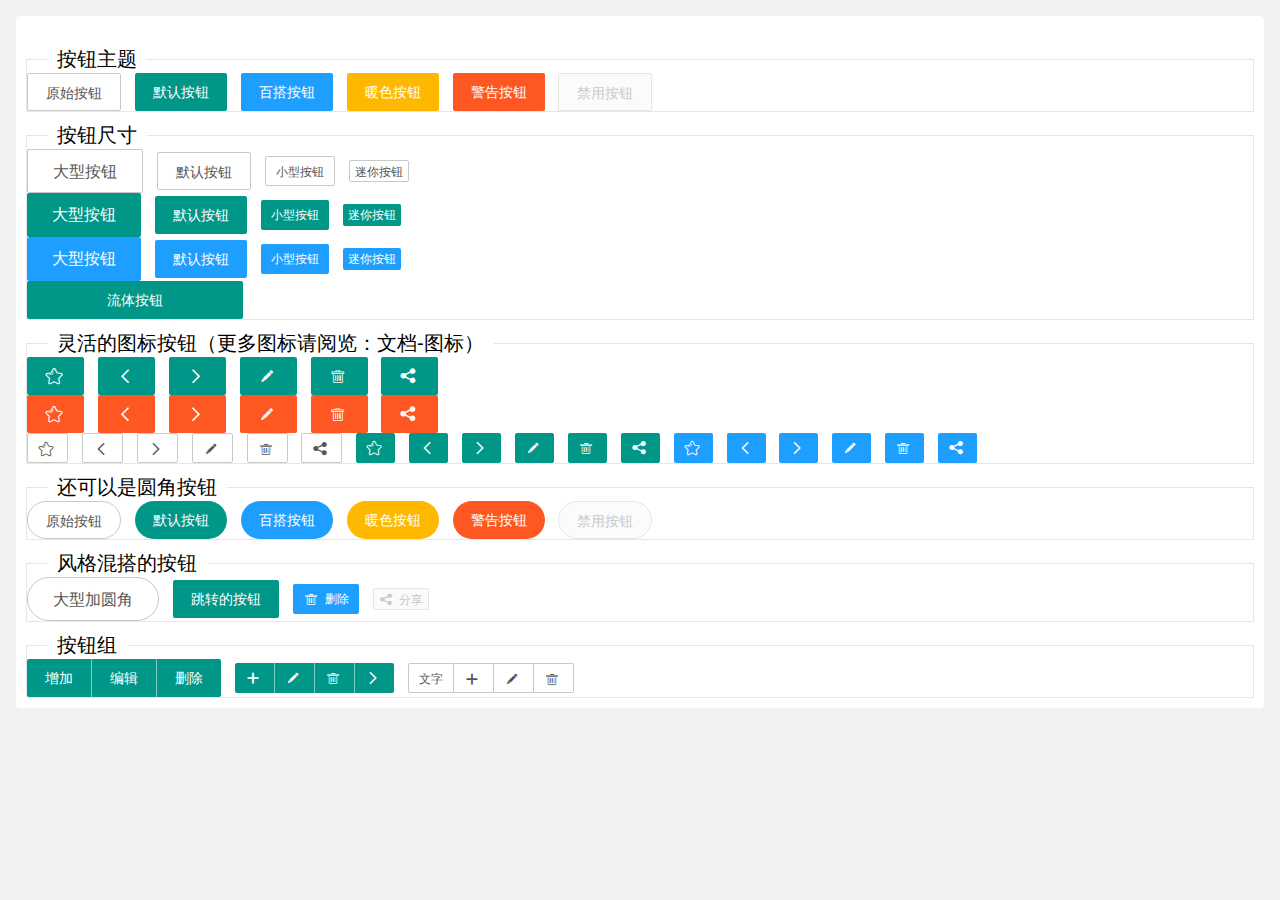
<file: libraryproject/target/libraryprojects-1.0-SNAPSHOT/page/button.html>
<!DOCTYPE html>
<html>
<head>
    <meta charset="utf-8">
    <title>layui</title>
    <meta name="renderer" content="webkit">
    <meta http-equiv="X-UA-Compatible" content="IE=edge,chrome=1">
    <meta name="viewport" content="width=device-width, initial-scale=1, maximum-scale=1">
    <link rel="stylesheet" href="../lib/layui-v2.5.5/css/layui.css" media="all">
    <link rel="stylesheet" href="../css/public.css" media="all">
    <style>
      .site-demo-button{margin: 10px 0 10px 0}
    </style>
</head>
<body>
<div class="layuimini-container">
    <div class="layuimini-main">
        <fieldset class="layui-elem-field site-demo-button" style="margin-top: 30px;">
            <legend>按钮主题</legend>
            <div>
                <button type="button" class="layui-btn layui-btn-primary">原始按钮</button>
                <button type="button" class="layui-btn">默认按钮</button>
                <button type="button" class="layui-btn layui-btn-normal">百搭按钮</button>
                <button type="button" class="layui-btn layui-btn-warm">暖色按钮</button>
                <button type="button" class="layui-btn layui-btn-danger">警告按钮</button>
                <button type="button" class="layui-btn layui-btn-disabled">禁用按钮</button>
            </div>
        </fieldset>
        <fieldset class="layui-elem-field site-demo-button">
            <legend>按钮尺寸</legend>
            <div>
                <button type="button" class="layui-btn layui-btn-primary layui-btn-lg">大型按钮</button>
                <button type="button" class="layui-btn layui-btn-primary">默认按钮</button>
                <button type="button" class="layui-btn layui-btn-primary layui-btn-sm">小型按钮</button>
                <button type="button" class="layui-btn layui-btn-primary layui-btn-xs">迷你按钮</button>

                <br>

                <button type="button" class="layui-btn layui-btn-lg">大型按钮</button>
                <button type="button" class="layui-btn">默认按钮</button>
                <button type="button" class="layui-btn layui-btn-sm">小型按钮</button>
                <button type="button" class="layui-btn layui-btn-xs">迷你按钮</button>

                <br>

                <button type="button" class="layui-btn layui-btn-lg layui-btn-normal">大型按钮</button>
                <button type="button" class="layui-btn layui-btn-normal">默认按钮</button>
                <button type="button" class="layui-btn layui-btn-sm layui-btn-normal">小型按钮</button>
                <button type="button" class="layui-btn layui-btn-xs layui-btn-normal">迷你按钮</button>

                <br>

                <div style="width: 216px; margin: 0;">
                    <button type="button" class="layui-btn layui-btn-fluid">流体按钮</button>
                </div>
            </div>
        </fieldset>
        <fieldset class="layui-elem-field site-demo-button">
            <legend>灵活的图标按钮（更多图标请阅览：文档-图标）</legend>
            <div>
                <button type="button" class="layui-btn"><i class="layui-icon"></i></button>
                <button type="button" class="layui-btn"><i class="layui-icon"></i></button>
                <button type="button" class="layui-btn"><i class="layui-icon"></i></button>
                <button type="button" class="layui-btn"><i class="layui-icon"></i></button>
                <button type="button" class="layui-btn"><i class="layui-icon"></i></button>
                <button type="button" class="layui-btn"><i class="layui-icon"></i></button>

                <br>

                <button type="button" class="layui-btn layui-btn-danger"><i class="layui-icon"></i></button>
                <button type="button" class="layui-btn layui-btn-danger"><i class="layui-icon"></i></button>
                <button type="button" class="layui-btn layui-btn-danger"><i class="layui-icon"></i></button>
                <button type="button" class="layui-btn layui-btn-danger"><i class="layui-icon"></i></button>
                <button type="button" class="layui-btn layui-btn-danger"><i class="layui-icon"></i></button>
                <button type="button" class="layui-btn layui-btn-danger"><i class="layui-icon"></i></button>

                <br>

                <button type="button" class="layui-btn layui-btn-primary layui-btn-sm"><i class="layui-icon"></i></button>
                <button type="button" class="layui-btn layui-btn-primary layui-btn-sm"><i class="layui-icon"></i></button>
                <button type="button" class="layui-btn layui-btn-primary layui-btn-sm"><i class="layui-icon"></i></button>
                <button type="button" class="layui-btn layui-btn-primary layui-btn-sm"><i class="layui-icon"></i></button>
                <button type="button" class="layui-btn layui-btn-primary layui-btn-sm"><i class="layui-icon"></i></button>
                <button type="button" class="layui-btn layui-btn-primary layui-btn-sm"><i class="layui-icon"></i></button>

                <button type="button" class="layui-btn layui-btn-sm"><i class="layui-icon"></i></button>
                <button type="button" class="layui-btn layui-btn-sm"><i class="layui-icon"></i></button>
                <button type="button" class="layui-btn layui-btn-sm"><i class="layui-icon"></i></button>
                <button type="button" class="layui-btn layui-btn-sm"><i class="layui-icon"></i></button>
                <button type="button" class="layui-btn layui-btn-sm"><i class="layui-icon"></i></button>
                <button type="button" class="layui-btn layui-btn-sm"><i class="layui-icon"></i></button>

                <button type="button" class="layui-btn layui-btn-normal layui-btn-sm"><i class="layui-icon"></i></button>
                <button type="button" class="layui-btn layui-btn-normal layui-btn-sm"><i class="layui-icon"></i></button>
                <button type="button" class="layui-btn layui-btn-normal layui-btn-sm"><i class="layui-icon"></i></button>
                <button type="button" class="layui-btn layui-btn-normal layui-btn-sm"><i class="layui-icon"></i></button>
                <button type="button" class="layui-btn layui-btn-normal layui-btn-sm"><i class="layui-icon"></i></button>
                <button type="button" class="layui-btn layui-btn-normal layui-btn-sm"><i class="layui-icon"></i></button>
            </div>
        </fieldset>
        <fieldset class="layui-elem-field site-demo-button">
            <legend>还可以是圆角按钮</legend>
            <div>
                <button type="button" class="layui-btn layui-btn-primary layui-btn-radius">原始按钮</button>
                <button type="button" class="layui-btn layui-btn-radius">默认按钮</button>
                <button type="button" class="layui-btn layui-btn-normal layui-btn-radius">百搭按钮</button>
                <button type="button" class="layui-btn layui-btn-warm layui-btn-radius">暖色按钮</button>
                <button type="button" class="layui-btn layui-btn-danger layui-btn-radius">警告按钮</button>
                <button type="button" class="layui-btn layui-btn-disabled layui-btn-radius">禁用按钮</button>
            </div>
        </fieldset>
        <fieldset class="layui-elem-field site-demo-button">
            <legend>风格混搭的按钮</legend>
            <div>
                <button type="button" class="layui-btn layui-btn-lg layui-btn-primary layui-btn-radius">大型加圆角</button>
                <a href="http://www.layui.com/doc/element/button.html" class="layui-btn" target="_blank">跳转的按钮</a>
                <button type="button" class="layui-btn layui-btn-sm layui-btn-normal"><i class="layui-icon"></i> 删除</button>
                <button type="button" class="layui-btn layui-btn-xs layui-btn-disabled"><i class="layui-icon"></i> 分享</button>
            </div>
        </fieldset>

        <fieldset class="layui-elem-field site-demo-button">
            <legend>按钮组</legend>
            <div class="layui-btn-group">
                <button type="button" class="layui-btn">增加</button>
                <button type="button" class="layui-btn ">编辑</button>
                <button type="button" class="layui-btn">删除</button>
            </div>
            <div class="layui-btn-group">
                <button type="button" class="layui-btn layui-btn-sm"><i class="layui-icon"></i></button>
                <button type="button" class="layui-btn layui-btn-sm"><i class="layui-icon"></i></button>
                <button type="button" class="layui-btn layui-btn-sm"><i class="layui-icon"></i></button>
                <button type="button" class="layui-btn layui-btn-sm"><i class="layui-icon"></i></button>
            </div>
            <div class="layui-btn-group">
                <button type="button" class="layui-btn layui-btn-primary layui-btn-sm">文字</button>
                <button type="button" class="layui-btn layui-btn-primary layui-btn-sm"><i class="layui-icon"></i></button>
                <button type="button" class="layui-btn layui-btn-primary layui-btn-sm"><i class="layui-icon"></i></button>
                <button type="button" class="layui-btn layui-btn-primary layui-btn-sm"><i class="layui-icon"></i></button>
            </div>
        </fieldset>
    </div>
</div>

<script src="../lib/layui-v2.5.5/layui.js" charset="utf-8"></script>
<!-- 注意：如果你直接复制所有代码到本地，上述js路径需要改成你本地的 -->
</body>
</html>
</file>
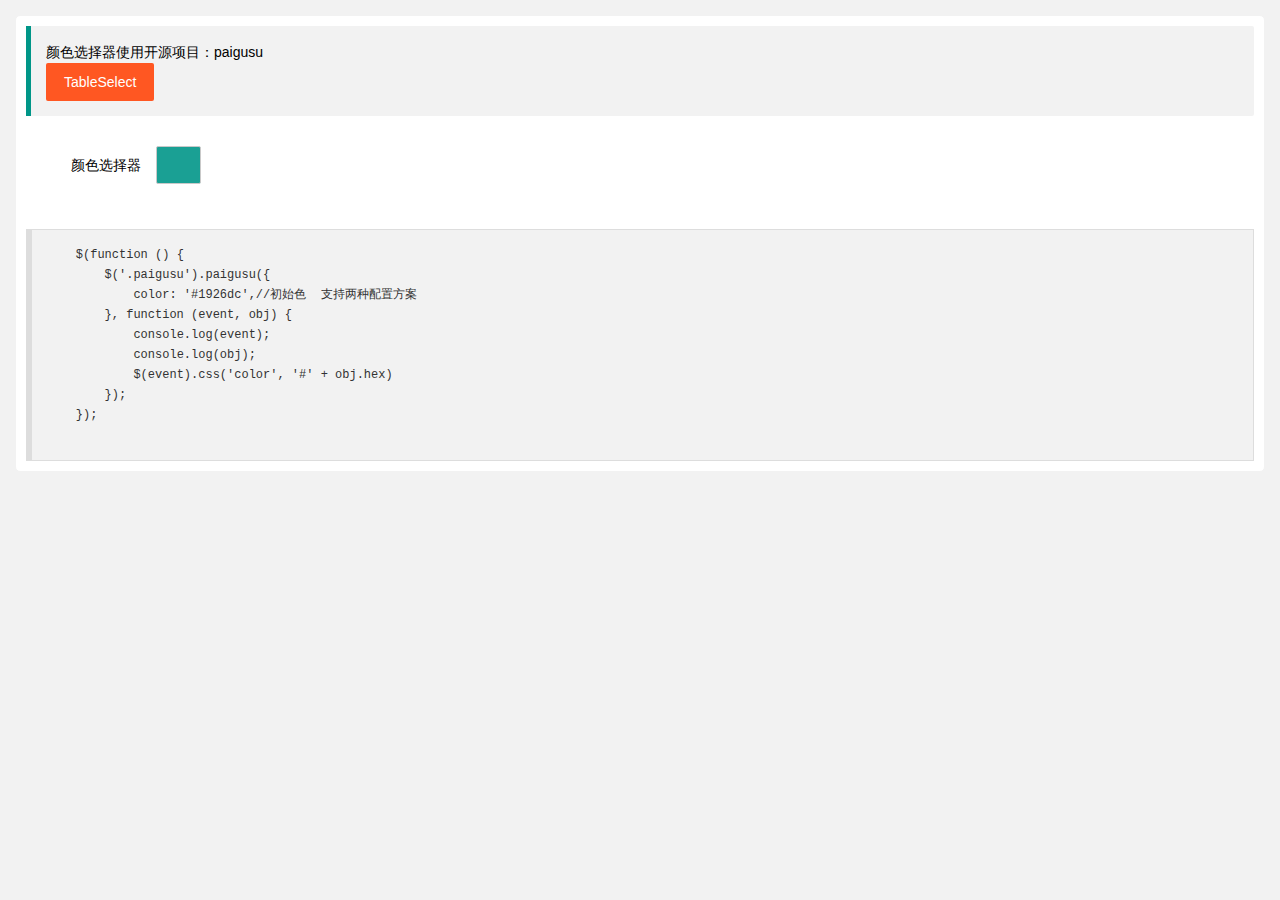
<file: libraryproject/target/libraryprojects-1.0-SNAPSHOT/page/color-select.html>
<!DOCTYPE html>
<html lang="en">
<head>
    <meta charset="UTF-8">
    <title>颜色选择器</title>
    <link rel="stylesheet" href="../lib/layui-v2.5.5/css/layui.css" media="all">
    <link rel="stylesheet" href="../css/public.css" media="all">
</head>
<body>
<div class="layuimini-container">
    <div class="layuimini-main">

        <blockquote class="layui-elem-quote">
            颜色选择器使用开源项目：paigusu<br>
            <a href="http://www.jq22.com/jquery-info20030" target="_blank" class="layui-btn layui-btn-danger">TableSelect</a>
        </blockquote>

        <form class="layui-form" action="" style="padding:20px;">
            <div class="layui-form-item">
                <label class="layui-form-label">颜色选择器</label>
                <div class="layui-input-inline">
                    <input type="hidden" name="test_color" value="#1aa094">
                    <span class="layui-btn layui-btn-primary test-select-color" style="padding:0 12px;min-width:45px;background-color: #1aa094;"></span>
                </div>
            </div>
        </form>

        <pre class="layui-code">
    $(function () {
        $('.paigusu').paigusu({
            color: '#1926dc',//初始色  支持两种配置方案
        }, function (event, obj) {
            console.log(event);
            console.log(obj);
            $(event).css('color', '#' + obj.hex)
        });
    });
        </pre>
    </div>
</div>
<script src="../lib/layui-v2.5.5/layui.js" charset="utf-8"></script>
<script src="../lib/jquery-3.4.1/jquery-3.4.1.min.js" charset="utf-8"></script>
<script src="../lib/jq-module/paigusu.min.js" charset="utf-8"></script>
<script>
    $(function () {
        $('.test-select-color').paigusu({
            color: '#1aa094',//初始色  支持两种配置方案
        }, function (event, obj) {
            console.log(event);
            console.log(obj);
            $(event).css('background-color', '#' + obj.hex);
            $('input[name="test_color"]').val('#' + obj.hex);
        });
    });
</script>
</body>
</html>
</file>
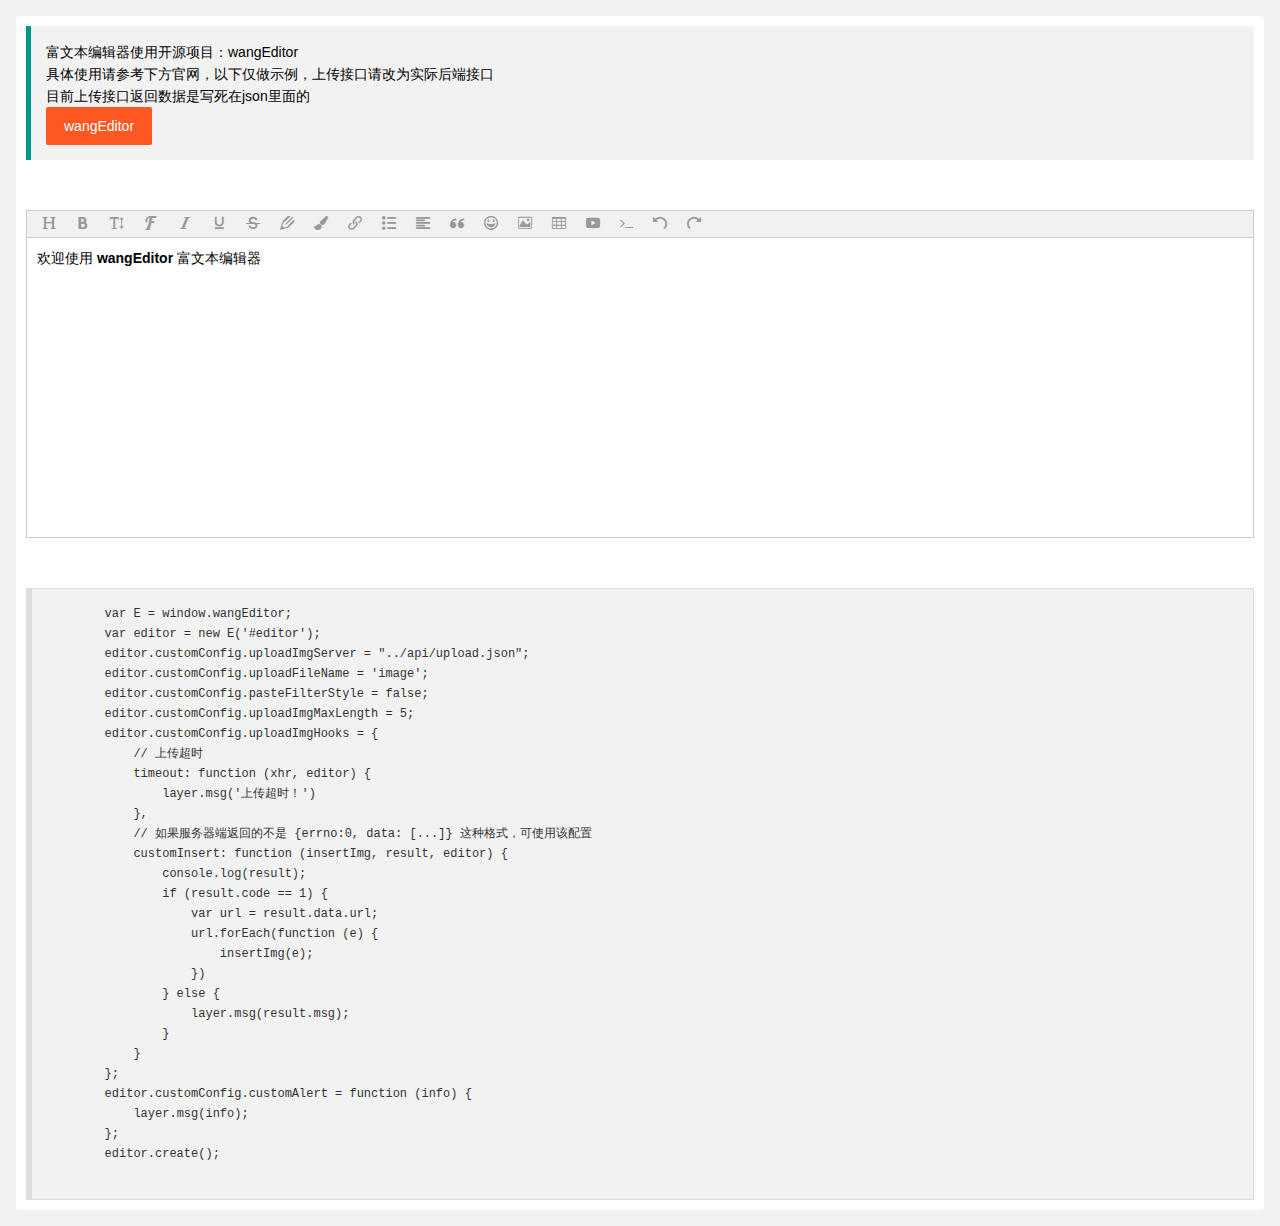
<file: libraryproject/target/libraryprojects-1.0-SNAPSHOT/page/editor.html>
<!DOCTYPE html>
<html>
<head>
    <meta charset="utf-8">
    <title>富文本编辑器</title>
    <meta name="renderer" content="webkit">
    <meta http-equiv="X-UA-Compatible" content="IE=edge,chrome=1">
    <meta name="viewport" content="width=device-width, initial-scale=1, maximum-scale=1">
    <link rel="stylesheet" href="../lib/layui-v2.5.5/css/layui.css" media="all">
    <link rel="stylesheet" href="../css/public.css" media="all">
</head>
<body>
<div class="layuimini-container">
    <div class="layuimini-main">

        <blockquote class="layui-elem-quote">
            富文本编辑器使用开源项目：wangEditor<br>
            具体使用请参考下方官网，以下仅做示例，上传接口请改为实际后端接口<br>
            目前上传接口返回数据是写死在json里面的<br>
            <a href="http://www.wangeditor.com" target="_blank" class="layui-btn layui-btn-danger">wangEditor</a>
        </blockquote>

        <div id="editor" style="margin: 50px 0 50px 0">
            <p>欢迎使用 <b>wangEditor</b> 富文本编辑器</p>
        </div>

        <pre class="layui-code">
        var E = window.wangEditor;
        var editor = new E('#editor');
        editor.customConfig.uploadImgServer = "../api/upload.json";
        editor.customConfig.uploadFileName = 'image';
        editor.customConfig.pasteFilterStyle = false;
        editor.customConfig.uploadImgMaxLength = 5;
        editor.customConfig.uploadImgHooks = {
            // 上传超时
            timeout: function (xhr, editor) {
                layer.msg('上传超时！')
            },
            // 如果服务器端返回的不是 {errno:0, data: [...]} 这种格式，可使用该配置
            customInsert: function (insertImg, result, editor) {
                console.log(result);
                if (result.code == 1) {
                    var url = result.data.url;
                    url.forEach(function (e) {
                        insertImg(e);
                    })
                } else {
                    layer.msg(result.msg);
                }
            }
        };
        editor.customConfig.customAlert = function (info) {
            layer.msg(info);
        };
        editor.create();
        </pre>

    </div>
</div>

<!-- 注意， 只需要引用 JS，无需引用任何 CSS ！！！-->
<script src="../lib/layui-v2.5.5/layui.js" charset="utf-8"></script>
<script src="../js/lay-config.js?v=1.0.4" charset="utf-8"></script>
<script type="text/javascript">
    layui.use(['layer','wangEditor'], function () {
        var $ = layui.jquery,
            layer = layui.layer,
            wangEditor = layui.wangEditor;

        var editor = new wangEditor('#editor');
        editor.customConfig.uploadImgServer = "../api/upload.json";
        editor.customConfig.uploadFileName = 'image';
        editor.customConfig.pasteFilterStyle = false;
        editor.customConfig.uploadImgMaxLength = 5;
        editor.customConfig.uploadImgHooks = {
            // 上传超时
            timeout: function (xhr, editor) {
                layer.msg('上传超时！')
            },
            // 如果服务器端返回的不是 {errno:0, data: [...]} 这种格式，可使用该配置
            customInsert: function (insertImg, result, editor) {
                console.log(result);
                if (result.code == 1) {
                    var url = result.data.url;
                    url.forEach(function (e) {
                        insertImg(e);
                    })
                } else {
                    layer.msg(result.msg);
                }
            }
        };
        editor.customConfig.customAlert = function (info) {
            layer.msg(info);
        };
        editor.create();

    });
</script>
</body>
</html>
</file>
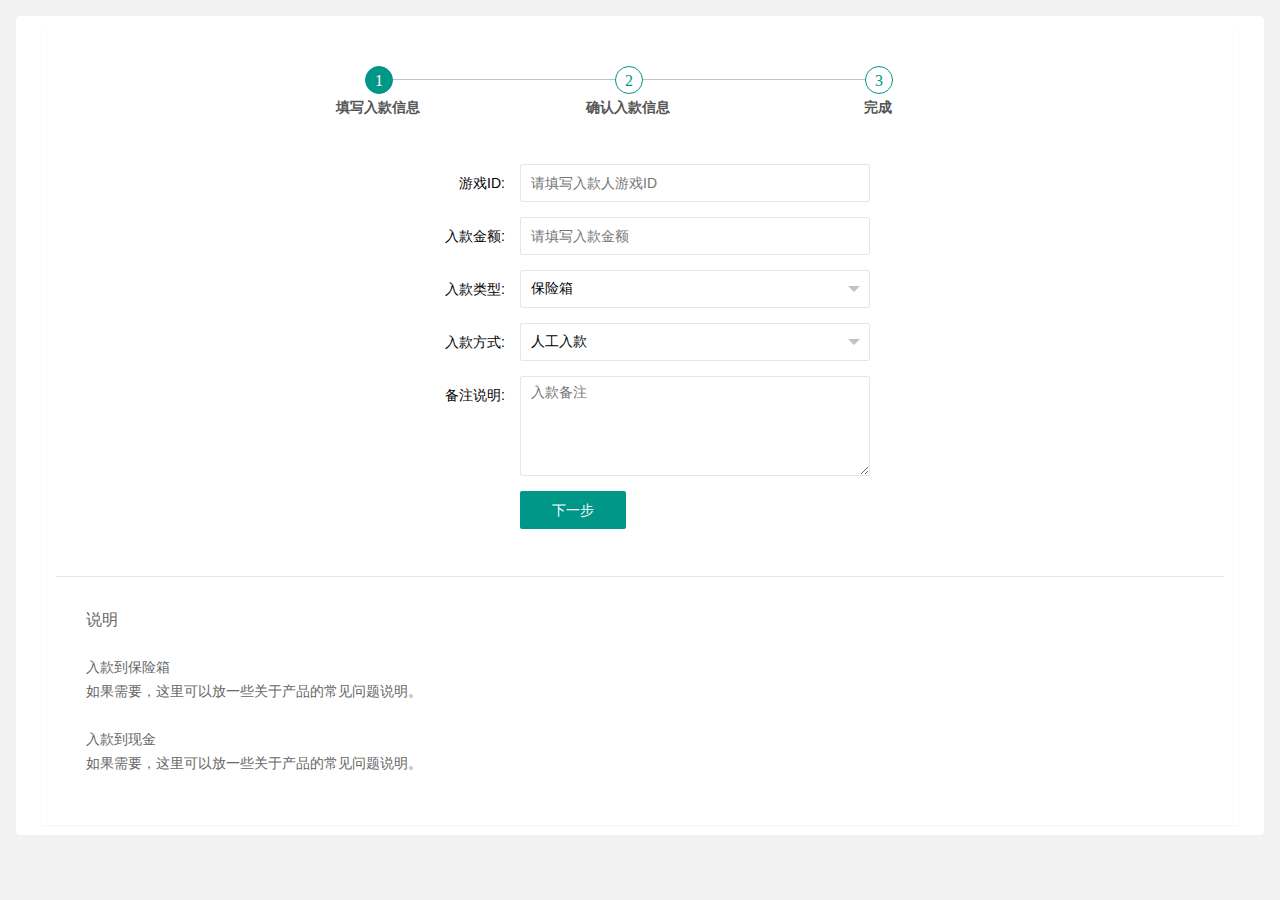
<file: libraryproject/target/libraryprojects-1.0-SNAPSHOT/page/form-step.html>
<!DOCTYPE html>
<html>
<head>
    <meta charset="utf-8">
    <title>分步表单</title>
    <meta name="renderer" content="webkit">
    <meta http-equiv="X-UA-Compatible" content="IE=edge,chrome=1">
    <meta name="viewport" content="width=device-width, initial-scale=1, maximum-scale=1">
    <link rel="stylesheet" href="../lib/layui-v2.5.5/css/layui.css" media="all">
    <link rel="stylesheet" href="../css/public.css" media="all">
    <link rel="stylesheet" href="../js/lay-module/step-lay/step.css" media="all">
</head>
<body>
<div class="layuimini-container">
    <div class="layuimini-main">

        <div class="layui-fluid">
            <div class="layui-card">
                <div class="layui-card-body" style="padding-top: 40px;">
                    <div class="layui-carousel" id="stepForm" lay-filter="stepForm" style="margin: 0 auto;">
                        <div carousel-item>
                            <div>
                                <form class="layui-form" style="margin: 0 auto;max-width: 460px;padding-top: 40px;">
                                    <div class="layui-form-item">
                                        <label class="layui-form-label">游戏ID:</label>
                                        <div class="layui-input-block">
                                            <input type="text" placeholder="请填写入款人游戏ID" class="layui-input" lay-verify="number" required />

                                        </div>
                                    </div>
                                    <div class="layui-form-item">
                                        <label class="layui-form-label">入款金额:</label>
                                        <div class="layui-input-block">
                                            <input type="number" placeholder="请填写入款金额" value="" class="layui-input" lay-verify="number" required>
                                        </div>
                                    </div>
                                    <div class="layui-form-item">
                                        <label class="layui-form-label">入款类型:</label>
                                        <div class="layui-input-block">
                                            <select lay-verify="required">
                                                <option value="1" selected>保险箱</option>
                                                <option value="2">现金</option>
                                            </select>
                                        </div>
                                    </div>
                                    <div class="layui-form-item">
                                        <label class="layui-form-label">入款方式:</label>
                                        <div class="layui-input-block">
                                            <select lay-verify="required">
                                                <option value="1" selected>人工入款</option>
                                                <option value="2">修正</option>
                                                <option value="3">活动</option>
                                                <option value="4">佣金</option>
                                            </select>
                                        </div>
                                    </div>
                                    <div class="layui-form-item">
                                        <label class="layui-form-label">备注说明:</label>
                                        <div class="layui-input-block">
                                            <textarea placeholder="入款备注" value="" class="layui-textarea"></textarea>
                                        </div>
                                    </div>
                                    <div class="layui-form-item">
                                        <div class="layui-input-block">
                                            <button class="layui-btn" lay-submit lay-filter="formStep">
                                                &emsp;下一步&emsp;
                                            </button>
                                        </div>
                                    </div>
                                </form>
                            </div>
                            <div>
                                <form class="layui-form" style="margin: 0 auto;max-width: 460px;padding-top: 40px;">
                                    <div class="layui-form-item">
                                        <label class="layui-form-label">游戏ID:</label>
                                        <div class="layui-input-block">
                                            <div class="layui-form-mid layui-word-aux">639537</div>
                                        </div>
                                    </div>
                                    <div class="layui-form-item">
                                        <label class="layui-form-label">账户余额:</label>
                                        <div class="layui-input-block">
                                            <div class="layui-form-mid layui-word-aux">3000 元（保险箱：1000，现金：2000）</div>
                                        </div>
                                    </div>
                                    <div class="layui-form-item">
                                        <label class="layui-form-label">入款金额:</label>
                                        <div class="layui-input-block">
                                            <div class="layui-form-mid layui-word-aux">
                                                <span style="font-size: 18px;color: #333;">1800 元</span>
                                            </div>
                                        </div>
                                    </div>
                                    <div class="layui-form-item">
                                        <label class="layui-form-label">入款类型:</label>
                                        <div class="layui-input-block">
                                            <div class="layui-form-mid layui-word-aux">保险箱</div>
                                        </div>
                                    </div>
                                    <div class="layui-form-item">
                                        <label class="layui-form-label">入款方式:</label>
                                        <div class="layui-input-block">
                                            <div class="layui-form-mid layui-word-aux">人工入款</div>
                                        </div>
                                    </div>
                                    <div class="layui-form-item">
                                        <label class="layui-form-label">备注说明:</label>
                                        <div class="layui-input-block">
                                            <div class="layui-form-mid layui-word-aux">备注说明</div>
                                        </div>
                                    </div>
                                    <div class="layui-form-item">
                                        <div class="layui-input-block">
                                            <button type="button" class="layui-btn layui-btn-primary pre">上一步</button>
                                            <button class="layui-btn" lay-submit lay-filter="formStep2">
                                                &emsp;确认入款&emsp;
                                            </button>
                                        </div>
                                    </div>
                                </form>
                            </div>
                            <div>
                                <div style="text-align: center;margin-top: 90px;">
                                    <i class="layui-icon layui-circle"
                                       style="color: white;font-size:30px;font-weight:bold;background: #52C41A;padding: 20px;line-height: 80px;">&#xe605;</i>
                                    <div style="font-size: 24px;color: #333;font-weight: 500;margin-top: 30px;">
                                        入款成功
                                    </div>
                                    <div style="font-size: 14px;color: #666;margin-top: 20px;">预计两小时到账</div>
                                </div>
                                <div style="text-align: center;margin-top: 50px;">
                                    <button class="layui-btn next">再入一笔</button>
                                    <button class="layui-btn layui-btn-primary">查看账单</button>
                                </div>
                            </div>
                        </div>
                    </div>
                    <hr>
                    <div style="color: #666;margin-top: 30px;margin-bottom: 40px;padding-left: 30px;">
                        <h3>说明</h3><br>
                        <h4>入款到保险箱</h4>
                        <p>如果需要，这里可以放一些关于产品的常见问题说明。</p>
                        <br><h4>入款到现金</h4>
                        <p>如果需要，这里可以放一些关于产品的常见问题说明。</p>
                    </div>
                </div>
            </div>
        </div>

    </div>
</div>
<script src="../lib/layui-v2.5.5/layui.js" charset="utf-8"></script>
<script src="../js/lay-config.js?v=1.0.4" charset="utf-8"></script>
<script>
    layui.use([ 'form', 'step'], function () {
        var $ = layui.$,
            form = layui.form,
            step = layui.step;

        step.render({
            elem: '#stepForm',
            filter: 'stepForm',
            width: '100%', //设置容器宽度
            stepWidth: '750px',
            height: '500px',
            stepItems: [{
                title: '填写入款信息'
            }, {
                title: '确认入款信息'
            }, {
                title: '完成'
            }]
        });


        form.on('submit(formStep)', function (data) {
            step.next('#stepForm');
            return false;
        });

        form.on('submit(formStep2)', function (data) {
            step.next('#stepForm');
            return false;
        });

        $('.pre').click(function () {
            step.pre('#stepForm');
        });

        $('.next').click(function () {
            step.next('#stepForm');
        });
    })
</script>
</body>
</html>
</file>
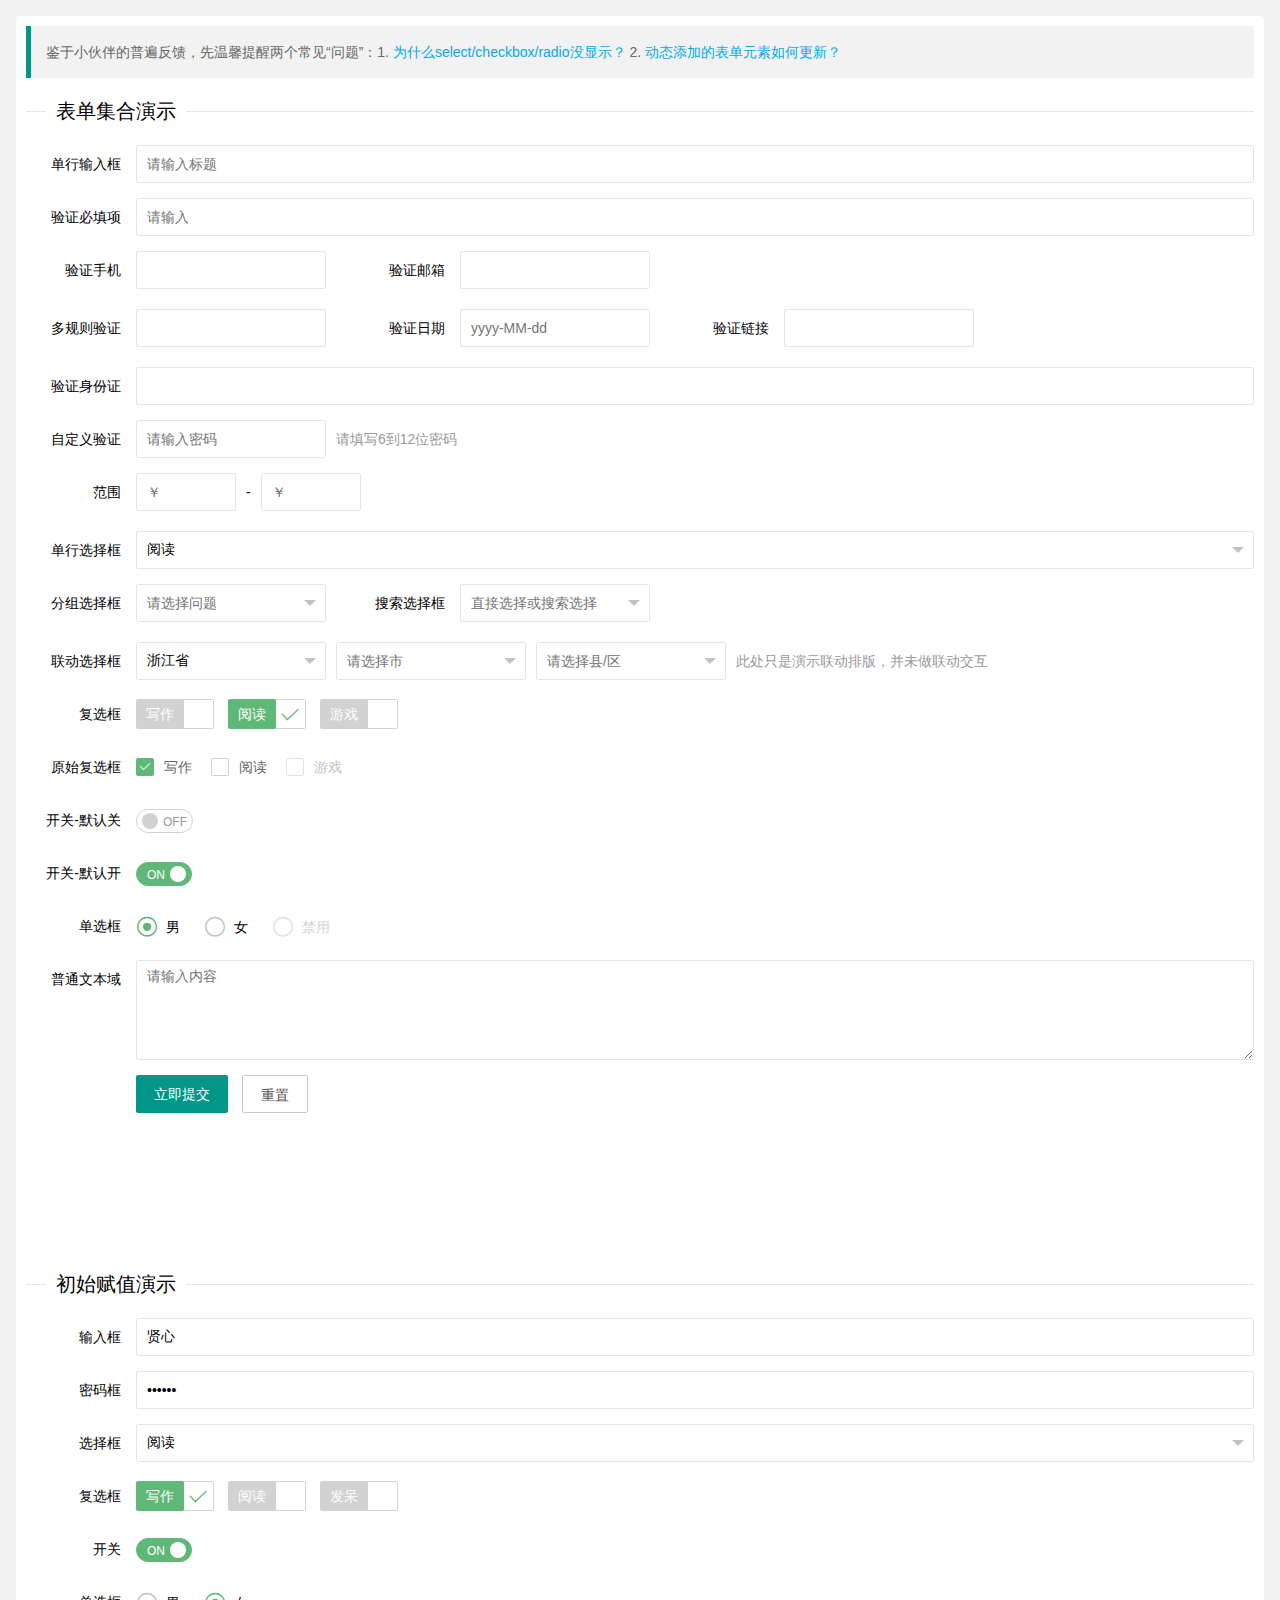
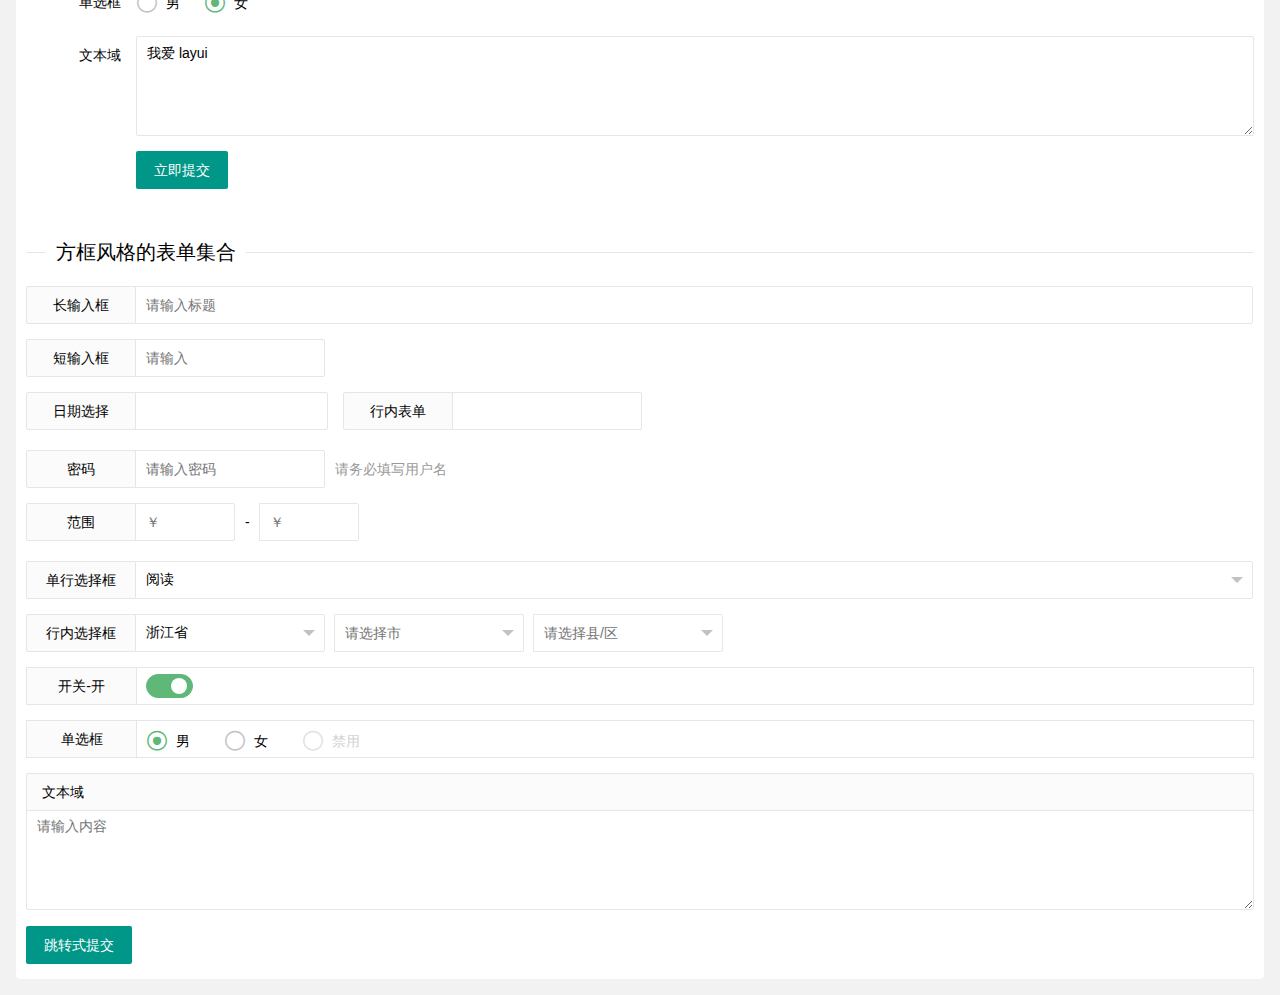
<file: libraryproject/target/libraryprojects-1.0-SNAPSHOT/page/form.html>
<!DOCTYPE html>
<html>
<head>
    <meta charset="utf-8">
    <title>layui</title>
    <meta name="renderer" content="webkit">
    <meta http-equiv="X-UA-Compatible" content="IE=edge,chrome=1">
    <meta name="viewport" content="width=device-width, initial-scale=1, maximum-scale=1">
    <link rel="stylesheet" href="../lib/layui-v2.5.5/css/layui.css" media="all">
    <link rel="stylesheet" href="../css/public.css" media="all">
</head>
<body>
<div class="layuimini-container">
    <div class="layuimini-main">

        <blockquote class="layui-elem-quote layui-text">
            鉴于小伙伴的普遍反馈，先温馨提醒两个常见“问题”：1. <a href="/doc/base/faq.html#form" target="_blank">为什么select/checkbox/radio没显示？</a> 2. <a href="/doc/modules/form.html#render" target="_blank">动态添加的表单元素如何更新？</a>
        </blockquote>

        <fieldset class="layui-elem-field layui-field-title" style="margin-top: 20px;">
            <legend>表单集合演示</legend>
        </fieldset>

        <form class="layui-form" action="">
            <div class="layui-form-item">
                <label class="layui-form-label">单行输入框</label>
                <div class="layui-input-block">
                    <input type="text" name="title" lay-verify="title" autocomplete="off" placeholder="请输入标题" class="layui-input">
                </div>
            </div>
            <div class="layui-form-item">
                <label class="layui-form-label">验证必填项</label>
                <div class="layui-input-block">
                    <input type="text" name="username" lay-verify="required" lay-reqtext="用户名是必填项，岂能为空？" placeholder="请输入" autocomplete="off" class="layui-input">
                </div>
            </div>

            <div class="layui-form-item">
                <div class="layui-inline">
                    <label class="layui-form-label">验证手机</label>
                    <div class="layui-input-inline">
                        <input type="tel" name="phone" lay-verify="required|phone" autocomplete="off" class="layui-input">
                    </div>
                </div>
                <div class="layui-inline">
                    <label class="layui-form-label">验证邮箱</label>
                    <div class="layui-input-inline">
                        <input type="text" name="email" lay-verify="email" autocomplete="off" class="layui-input">
                    </div>
                </div>
            </div>

            <div class="layui-form-item">
                <div class="layui-inline">
                    <label class="layui-form-label">多规则验证</label>
                    <div class="layui-input-inline">
                        <input type="text" name="number" lay-verify="required|number" autocomplete="off" class="layui-input">
                    </div>
                </div>
                <div class="layui-inline">
                    <label class="layui-form-label">验证日期</label>
                    <div class="layui-input-inline">
                        <input type="text" name="date" id="date" lay-verify="date" placeholder="yyyy-MM-dd" autocomplete="off" class="layui-input">
                    </div>
                </div>
                <div class="layui-inline">
                    <label class="layui-form-label">验证链接</label>
                    <div class="layui-input-inline">
                        <input type="tel" name="url" lay-verify="url" autocomplete="off" class="layui-input">
                    </div>
                </div>
            </div>

            <div class="layui-form-item">
                <label class="layui-form-label">验证身份证</label>
                <div class="layui-input-block">
                    <input type="text" name="identity" lay-verify="identity" placeholder="" autocomplete="off" class="layui-input">
                </div>
            </div>
            <div class="layui-form-item">
                <label class="layui-form-label">自定义验证</label>
                <div class="layui-input-inline">
                    <input type="password" name="password" lay-verify="pass" placeholder="请输入密码" autocomplete="off" class="layui-input">
                </div>
                <div class="layui-form-mid layui-word-aux">请填写6到12位密码</div>
            </div>

            <div class="layui-form-item">
                <div class="layui-inline">
                    <label class="layui-form-label">范围</label>
                    <div class="layui-input-inline" style="width: 100px;">
                        <input type="text" name="price_min" placeholder="￥" autocomplete="off" class="layui-input">
                    </div>
                    <div class="layui-form-mid">-</div>
                    <div class="layui-input-inline" style="width: 100px;">
                        <input type="text" name="price_max" placeholder="￥" autocomplete="off" class="layui-input">
                    </div>
                </div>
            </div>

            <div class="layui-form-item">
                <label class="layui-form-label">单行选择框</label>
                <div class="layui-input-block">
                    <select name="interest" lay-filter="aihao">
                        <option value=""></option>
                        <option value="0">写作</option>
                        <option value="1" selected="">阅读</option>
                        <option value="2">游戏</option>
                        <option value="3">音乐</option>
                        <option value="4">旅行</option>
                    </select>
                </div>
            </div>


            <div class="layui-form-item">
                <div class="layui-inline">
                    <label class="layui-form-label">分组选择框</label>
                    <div class="layui-input-inline">
                        <select name="quiz">
                            <option value="">请选择问题</option>
                            <optgroup label="城市记忆">
                                <option value="你工作的第一个城市">你工作的第一个城市</option>
                            </optgroup>
                            <optgroup label="学生时代">
                                <option value="你的工号">你的工号</option>
                                <option value="你最喜欢的老师">你最喜欢的老师</option>
                            </optgroup>
                        </select>
                    </div>
                </div>
                <div class="layui-inline">
                    <label class="layui-form-label">搜索选择框</label>
                    <div class="layui-input-inline">
                        <select name="modules" lay-verify="required" lay-search="">
                            <option value="">直接选择或搜索选择</option>
                            <option value="1">layer</option>
                            <option value="2">form</option>
                            <option value="3">layim</option>
                            <option value="4">element</option>
                            <option value="5">laytpl</option>
                            <option value="6">upload</option>
                            <option value="7">laydate</option>
                            <option value="8">laypage</option>
                            <option value="9">flow</option>
                            <option value="10">util</option>
                            <option value="11">code</option>
                            <option value="12">tree</option>
                            <option value="13">layedit</option>
                            <option value="14">nav</option>
                            <option value="15">tab</option>
                            <option value="16">table</option>
                            <option value="17">select</option>
                            <option value="18">checkbox</option>
                            <option value="19">switch</option>
                            <option value="20">radio</option>
                        </select>
                    </div>
                </div>
            </div>

            <div class="layui-form-item">
                <label class="layui-form-label">联动选择框</label>
                <div class="layui-input-inline">
                    <select name="quiz1">
                        <option value="">请选择省</option>
                        <option value="浙江" selected="">浙江省</option>
                        <option value="你的工号">江西省</option>
                        <option value="你最喜欢的老师">福建省</option>
                    </select>
                </div>
                <div class="layui-input-inline">
                    <select name="quiz2">
                        <option value="">请选择市</option>
                        <option value="杭州">杭州</option>
                        <option value="宁波" disabled="">宁波</option>
                        <option value="温州">温州</option>
                        <option value="温州">台州</option>
                        <option value="温州">绍兴</option>
                    </select>
                </div>
                <div class="layui-input-inline">
                    <select name="quiz3">
                        <option value="">请选择县/区</option>
                        <option value="西湖区">西湖区</option>
                        <option value="余杭区">余杭区</option>
                        <option value="拱墅区">临安市</option>
                    </select>
                </div>
                <div class="layui-form-mid layui-word-aux">此处只是演示联动排版，并未做联动交互</div>
            </div>

            <div class="layui-form-item">
                <label class="layui-form-label">复选框</label>
                <div class="layui-input-block">
                    <input type="checkbox" name="like[write]" title="写作">
                    <input type="checkbox" name="like[read]" title="阅读" checked="">
                    <input type="checkbox" name="like[game]" title="游戏">
                </div>
            </div>

            <div class="layui-form-item" pane="">
                <label class="layui-form-label">原始复选框</label>
                <div class="layui-input-block">
                    <input type="checkbox" name="like1[write]" lay-skin="primary" title="写作" checked="">
                    <input type="checkbox" name="like1[read]" lay-skin="primary" title="阅读">
                    <input type="checkbox" name="like1[game]" lay-skin="primary" title="游戏" disabled="">
                </div>
            </div>

            <div class="layui-form-item">
                <label class="layui-form-label">开关-默认关</label>
                <div class="layui-input-block">
                    <input type="checkbox" name="close" lay-skin="switch" lay-text="ON|OFF">
                </div>
            </div>
            <div class="layui-form-item">
                <label class="layui-form-label">开关-默认开</label>
                <div class="layui-input-block">
                    <input type="checkbox" checked="" name="open" lay-skin="switch" lay-filter="switchTest" lay-text="ON|OFF">
                </div>
            </div>
            <div class="layui-form-item">
                <label class="layui-form-label">单选框</label>
                <div class="layui-input-block">
                    <input type="radio" name="sex" value="男" title="男" checked="">
                    <input type="radio" name="sex" value="女" title="女">
                    <input type="radio" name="sex" value="禁" title="禁用" disabled="">
                </div>
            </div>
            <div class="layui-form-item layui-form-text">
                <label class="layui-form-label">普通文本域</label>
                <div class="layui-input-block">
                    <textarea placeholder="请输入内容" class="layui-textarea"></textarea>
                </div>
            </div>
            <!--<div class="layui-form-item layui-form-text">
              <label class="layui-form-label">编辑器</label>
              <div class="layui-input-block">
                <textarea class="layui-textarea layui-hide" name="content" lay-verify="content" id="LAY_demo_editor"></textarea>
              </div>
            </div>-->
            <div class="layui-form-item">
                <div class="layui-input-block">
                    <button class="layui-btn" lay-submit="" lay-filter="demo1">立即提交</button>
                    <button type="reset" class="layui-btn layui-btn-primary">重置</button>
                </div>
            </div>
        </form>

        <!-- 示例-970 -->
        <ins class="adsbygoogle" style="display:inline-block;width:970px;height:90px" data-ad-client="ca-pub-6111334333458862" data-ad-slot="3820120620"></ins>

        <fieldset class="layui-elem-field layui-field-title" style="margin-top: 50px;">
            <legend>初始赋值演示</legend>
        </fieldset>

        <form class="layui-form" action="" lay-filter="example">
            <div class="layui-form-item">
                <label class="layui-form-label">输入框</label>
                <div class="layui-input-block">
                    <input type="text" name="username" lay-verify="title" autocomplete="off" placeholder="请输入标题" class="layui-input">
                </div>
            </div>
            <div class="layui-form-item">
                <label class="layui-form-label">密码框</label>
                <div class="layui-input-block">
                    <input type="password" name="password" placeholder="请输入密码" autocomplete="off" class="layui-input">
                </div>
            </div>

            <div class="layui-form-item">
                <label class="layui-form-label">选择框</label>
                <div class="layui-input-block">
                    <select name="interest" lay-filter="aihao">
                        <option value=""></option>
                        <option value="0">写作</option>
                        <option value="1">阅读</option>
                        <option value="2">游戏</option>
                        <option value="3">音乐</option>
                        <option value="4">旅行</option>
                    </select>
                </div>
            </div>

            <div class="layui-form-item">
                <label class="layui-form-label">复选框</label>
                <div class="layui-input-block">
                    <input type="checkbox" name="like[write]" title="写作">
                    <input type="checkbox" name="like[read]" title="阅读">
                    <input type="checkbox" name="like[daze]" title="发呆">
                </div>
            </div>

            <div class="layui-form-item">
                <label class="layui-form-label">开关</label>
                <div class="layui-input-block">
                    <input type="checkbox" name="close" lay-skin="switch" lay-text="ON|OFF">
                </div>
            </div>

            <div class="layui-form-item">
                <label class="layui-form-label">单选框</label>
                <div class="layui-input-block">
                    <input type="radio" name="sex" value="男" title="男" checked="">
                    <input type="radio" name="sex" value="女" title="女">
                </div>
            </div>
            <div class="layui-form-item layui-form-text">
                <label class="layui-form-label">文本域</label>
                <div class="layui-input-block">
                    <textarea placeholder="请输入内容" class="layui-textarea" name="desc"></textarea>
                </div>
            </div>

            <div class="layui-form-item">
                <div class="layui-input-block">
                    <button class="layui-btn" lay-submit="" lay-filter="demo1">立即提交</button>
                </div>
            </div>
        </form>
        <fieldset class="layui-elem-field layui-field-title" style="margin-top: 50px;">
            <legend>方框风格的表单集合</legend>
        </fieldset>
        <form class="layui-form layui-form-pane" action="">
            <div class="layui-form-item">
                <label class="layui-form-label">长输入框</label>
                <div class="layui-input-block">
                    <input type="text" name="title" autocomplete="off" placeholder="请输入标题" class="layui-input">
                </div>
            </div>
            <div class="layui-form-item">
                <label class="layui-form-label">短输入框</label>
                <div class="layui-input-inline">
                    <input type="text" name="username" lay-verify="required" placeholder="请输入" autocomplete="off" class="layui-input">
                </div>
            </div>

            <div class="layui-form-item">
                <div class="layui-inline">
                    <label class="layui-form-label">日期选择</label>
                    <div class="layui-input-block">
                        <input type="text" name="date" id="date1" autocomplete="off" class="layui-input">
                    </div>
                </div>
                <div class="layui-inline">
                    <label class="layui-form-label">行内表单</label>
                    <div class="layui-input-inline">
                        <input type="text" name="number" autocomplete="off" class="layui-input">
                    </div>
                </div>
            </div>
            <div class="layui-form-item">
                <label class="layui-form-label">密码</label>
                <div class="layui-input-inline">
                    <input type="password" name="password" placeholder="请输入密码" autocomplete="off" class="layui-input">
                </div>
                <div class="layui-form-mid layui-word-aux">请务必填写用户名</div>
            </div>

            <div class="layui-form-item">
                <div class="layui-inline">
                    <label class="layui-form-label">范围</label>
                    <div class="layui-input-inline" style="width: 100px;">
                        <input type="text" name="price_min" placeholder="￥" autocomplete="off" class="layui-input">
                    </div>
                    <div class="layui-form-mid">-</div>
                    <div class="layui-input-inline" style="width: 100px;">
                        <input type="text" name="price_max" placeholder="￥" autocomplete="off" class="layui-input">
                    </div>
                </div>
            </div>

            <div class="layui-form-item">
                <label class="layui-form-label">单行选择框</label>
                <div class="layui-input-block">
                    <select name="interest" lay-filter="aihao">
                        <option value=""></option>
                        <option value="0">写作</option>
                        <option value="1" selected="">阅读</option>
                        <option value="2">游戏</option>
                        <option value="3">音乐</option>
                        <option value="4">旅行</option>
                    </select>
                </div>
            </div>

            <div class="layui-form-item">
                <label class="layui-form-label">行内选择框</label>
                <div class="layui-input-inline">
                    <select name="quiz1">
                        <option value="">请选择省</option>
                        <option value="浙江" selected="">浙江省</option>
                        <option value="你的工号">江西省</option>
                        <option value="你最喜欢的老师">福建省</option>
                    </select>
                </div>
                <div class="layui-input-inline">
                    <select name="quiz2">
                        <option value="">请选择市</option>
                        <option value="杭州">杭州</option>
                        <option value="宁波" disabled="">宁波</option>
                        <option value="温州">温州</option>
                        <option value="温州">台州</option>
                        <option value="温州">绍兴</option>
                    </select>
                </div>
                <div class="layui-input-inline">
                    <select name="quiz3">
                        <option value="">请选择县/区</option>
                        <option value="西湖区">西湖区</option>
                        <option value="余杭区">余杭区</option>
                        <option value="拱墅区">临安市</option>
                    </select>
                </div>
            </div>
            <div class="layui-form-item" pane="">
                <label class="layui-form-label">开关-开</label>
                <div class="layui-input-block">
                    <input type="checkbox" checked="" name="open" lay-skin="switch" lay-filter="switchTest" title="开关">
                </div>
            </div>
            <div class="layui-form-item" pane="">
                <label class="layui-form-label">单选框</label>
                <div class="layui-input-block">
                    <input type="radio" name="sex" value="男" title="男" checked="">
                    <input type="radio" name="sex" value="女" title="女">
                    <input type="radio" name="sex" value="禁" title="禁用" disabled="">
                </div>
            </div>
            <div class="layui-form-item layui-form-text">
                <label class="layui-form-label">文本域</label>
                <div class="layui-input-block">
                    <textarea placeholder="请输入内容" class="layui-textarea"></textarea>
                </div>
            </div>
            <div class="layui-form-item">
                <button class="layui-btn" lay-submit="" lay-filter="demo2">跳转式提交</button>
            </div>
        </form>
    </div>
</div>

<script src="../lib/layui-v2.5.5/layui.js" charset="utf-8"></script>
<!-- 注意：如果你直接复制所有代码到本地，上述js路径需要改成你本地的 -->
<script>
    layui.use(['form', 'layedit', 'laydate'], function () {
        var form = layui.form
            , layer = layui.layer
            , layedit = layui.layedit
            , laydate = layui.laydate;

        //日期
        laydate.render({
            elem: '#date'
        });
        laydate.render({
            elem: '#date1'
        });

        //创建一个编辑器
        var editIndex = layedit.build('LAY_demo_editor');

        //自定义验证规则
        form.verify({
            title: function (value) {
                if (value.length < 5) {
                    return '标题至少得5个字符啊';
                }
            }
            , pass: [
                /^[\S]{6,12}$/
                , '密码必须6到12位，且不能出现空格'
            ]
            , content: function (value) {
                layedit.sync(editIndex);
            }
        });

        //监听指定开关
        form.on('switch(switchTest)', function (data) {
            layer.msg('开关checked：' + (this.checked ? 'true' : 'false'), {
                offset: '6px'
            });
            layer.tips('温馨提示：请注意开关状态的文字可以随意定义，而不仅仅是ON|OFF', data.othis)
        });

        //监听提交
        form.on('submit(demo1)', function (data) {
            layer.alert(JSON.stringify(data.field), {
                title: '最终的提交信息'
            })
            return false;
        });

        //表单初始赋值
        form.val('example', {
            "username": "贤心" // "name": "value"
            , "password": "123456"
            , "interest": 1
            , "like[write]": true //复选框选中状态
            , "close": true //开关状态
            , "sex": "女"
            , "desc": "我爱 layui"
        })


    });
</script>

</body>
</html>
</file>
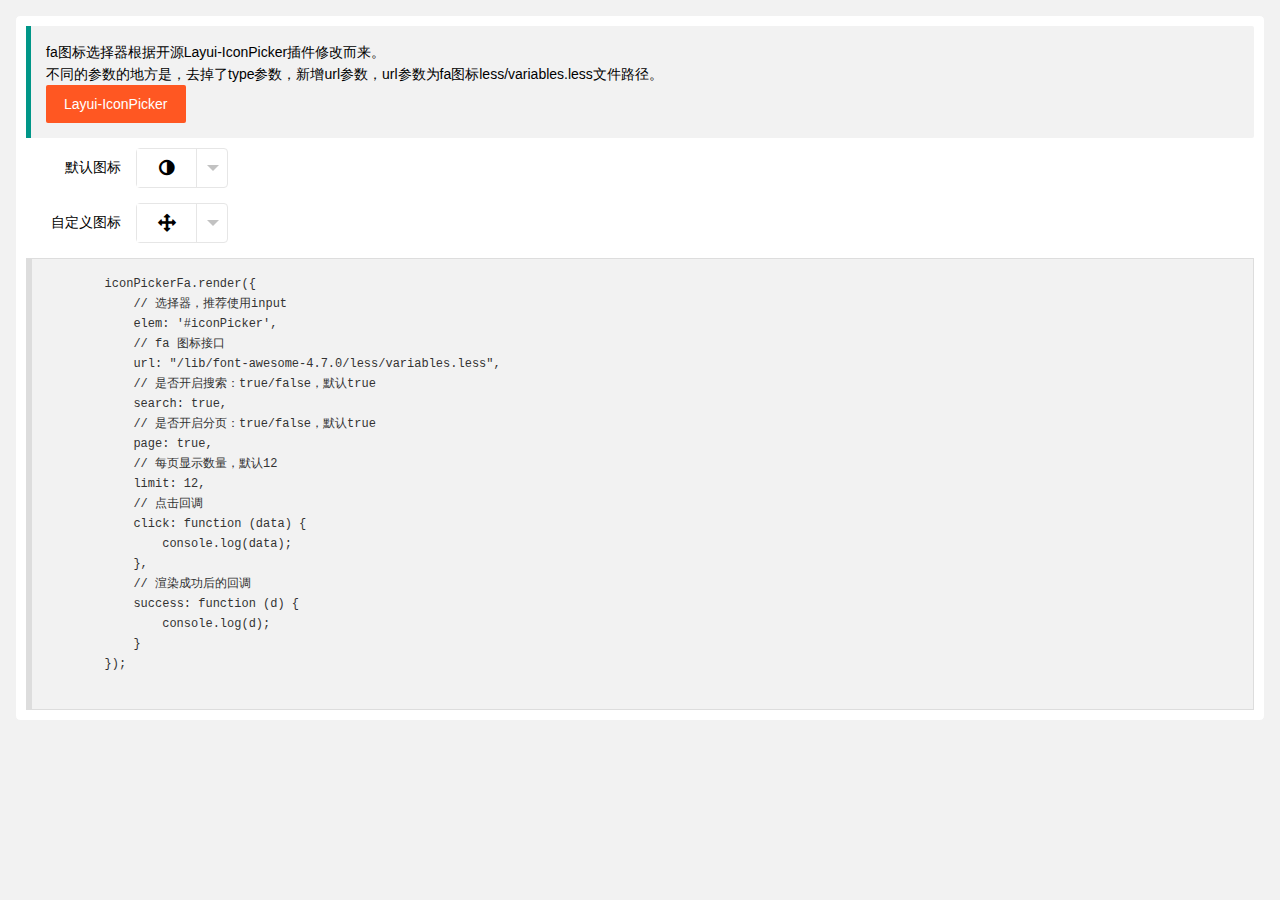
<file: libraryproject/target/libraryprojects-1.0-SNAPSHOT/page/icon-picker.html>
<!DOCTYPE html>
<html lang="en">
<head>
    <meta charset="UTF-8">
    <title>图标选择器</title>
    <link rel="stylesheet" href="../lib/layui-v2.5.5/css/layui.css" media="all">
    <link rel="stylesheet" href="../lib/font-awesome-4.7.0/css/font-awesome.min.css" media="all">
    <link rel="stylesheet" href="../css/public.css" media="all">
    <style>
        .layui-iconpicker-body.layui-iconpicker-body-page .hide {display: none;}
    </style>
</head>
<body>
<div class="layuimini-container">
    <div class="layuimini-main">

        <blockquote class="layui-elem-quote">
            fa图标选择器根据开源Layui-IconPicker插件修改而来。<br>
            不同的参数的地方是，去掉了type参数，新增url参数，url参数为fa图标less/variables.less文件路径。<br>
            <a href="https://gitee.com/wujiawei0926/iconpicker" target="_blank" class="layui-btn layui-btn-danger">Layui-IconPicker</a>
        </blockquote>

        <div class="layui-form">
            <div class="layui-form-item">
                <label for="" class="layui-form-label">默认图标</label>
                <div class="layui-input-block">
                    <input type="text" id="iconPicker" lay-filter="iconPicker" class="hide">
                </div>
            </div>

            <div class="layui-form-item">
                <label for="" class="layui-form-label">自定义图标</label>
                <div class="layui-input-block">
                    <input type="text" id="iconPicker1" value="fa-arrows" lay-filter="iconPicker2" class="hide">
                </div>
            </div>
        </div>

        <pre class="layui-code">
        iconPickerFa.render({
            // 选择器，推荐使用input
            elem: '#iconPicker',
            // fa 图标接口
            url: "/lib/font-awesome-4.7.0/less/variables.less",
            // 是否开启搜索：true/false，默认true
            search: true,
            // 是否开启分页：true/false，默认true
            page: true,
            // 每页显示数量，默认12
            limit: 12,
            // 点击回调
            click: function (data) {
                console.log(data);
            },
            // 渲染成功后的回调
            success: function (d) {
                console.log(d);
            }
        });
        </pre>

    </div>
</div>
<script src="../lib/layui-v2.5.5/layui.js" charset="utf-8"></script>
<script src="../js/lay-config.js?v=1.0.4" charset="utf-8"></script>
<script>
    layui.use(['iconPickerFa', 'form', 'layer'], function () {
        var iconPickerFa = layui.iconPickerFa,
            form = layui.form,
            layer = layui.layer,
            $ = layui.$;

        iconPickerFa.render({
            // 选择器，推荐使用input
            elem: '#iconPicker',
            // fa 图标接口
            url: "../lib/font-awesome-4.7.0/less/variables.less",
            // 是否开启搜索：true/false，默认true
            search: true,
            // 是否开启分页：true/false，默认true
            page: true,
            // 每页显示数量，默认12
            limit: 12,
            // 点击回调
            click: function (data) {
                console.log(data);
            },
            // 渲染成功后的回调
            success: function (d) {
                console.log(d);
            }
        });

        iconPickerFa.render({
            // 选择器，推荐使用input
            elem: '#iconPicker1',
            // fa 图标接口
            url: "../lib/font-awesome-4.7.0/less/variables.less",
            // 是否开启搜索：true/false
            search: true,
            // 是否开启分页
            page: true,
            // 每页显示数量，默认12
            limit: 12,
            // 点击回调
            click: function (data) {
                console.log(data);
            },
            // 渲染成功后的回调
            success: function (d) {
                console.log(d);
            }
        });

    });

</script>
</body>
</html>
</file>
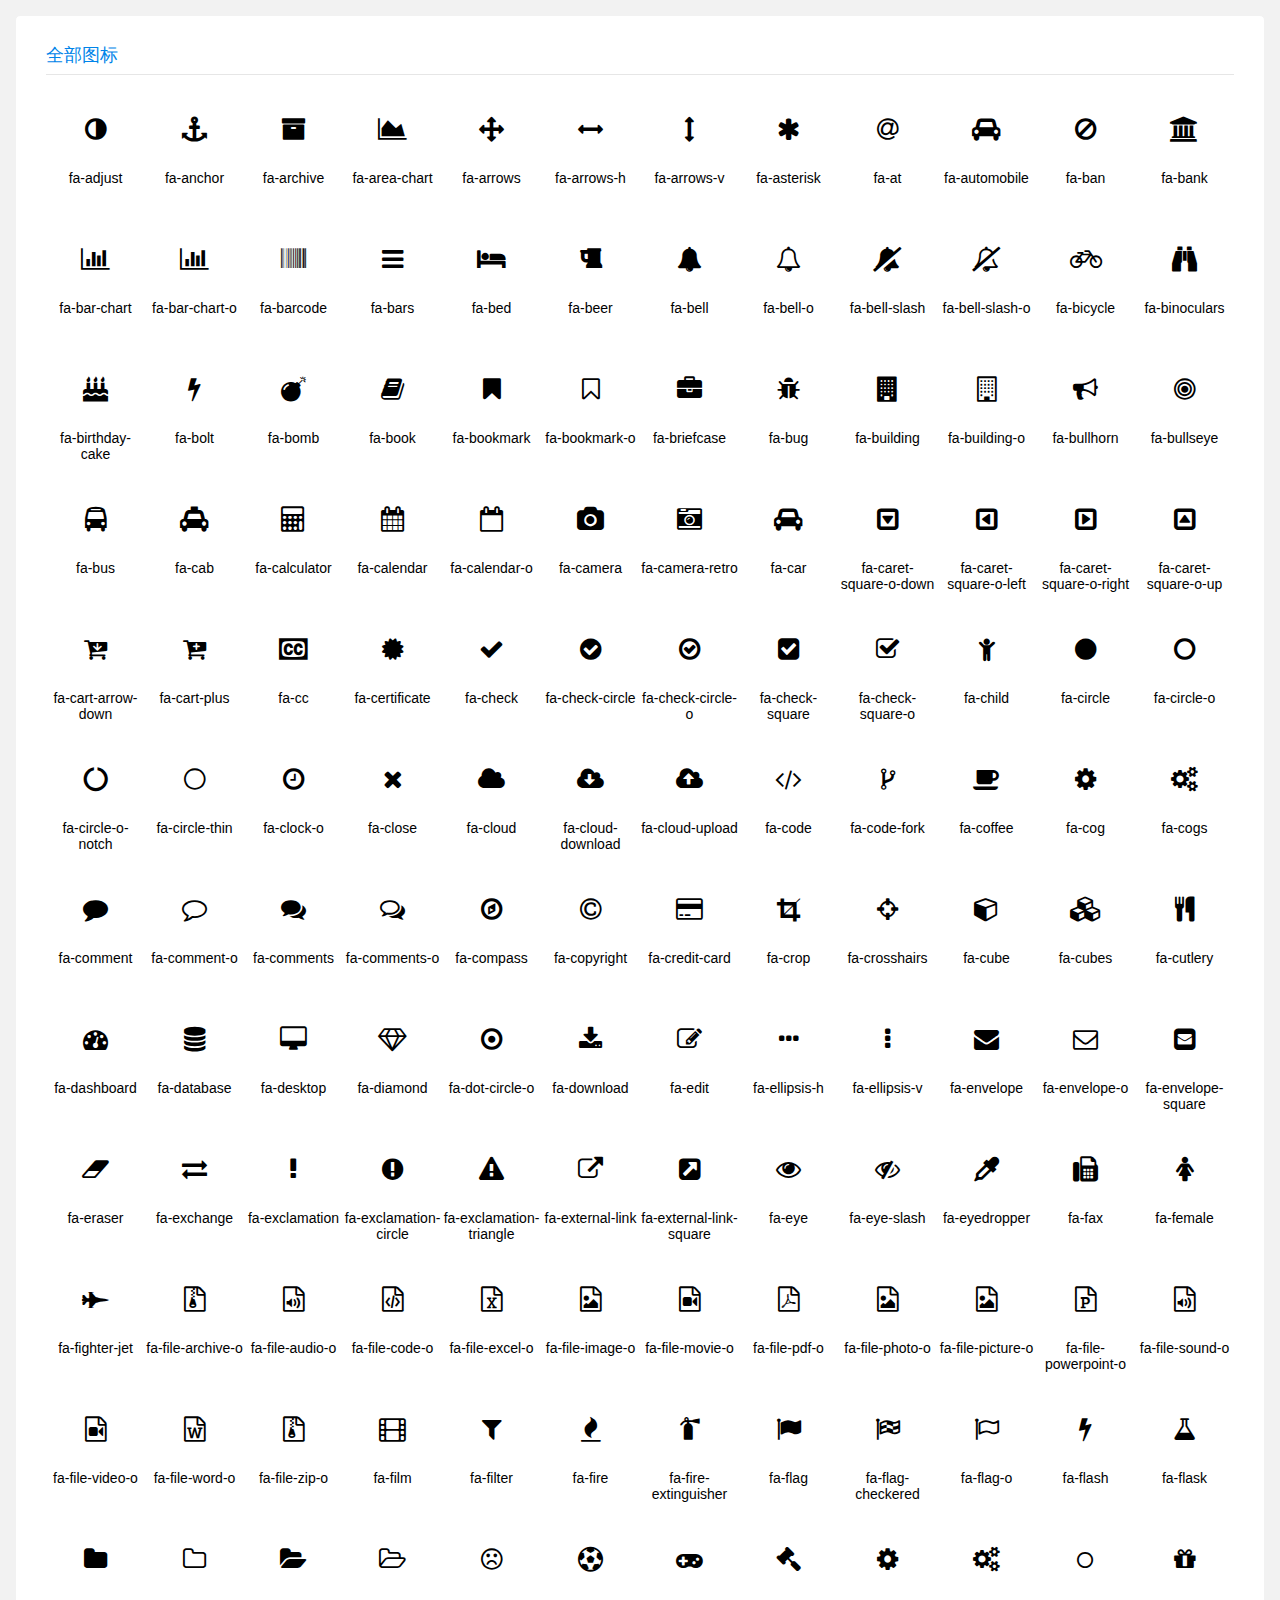
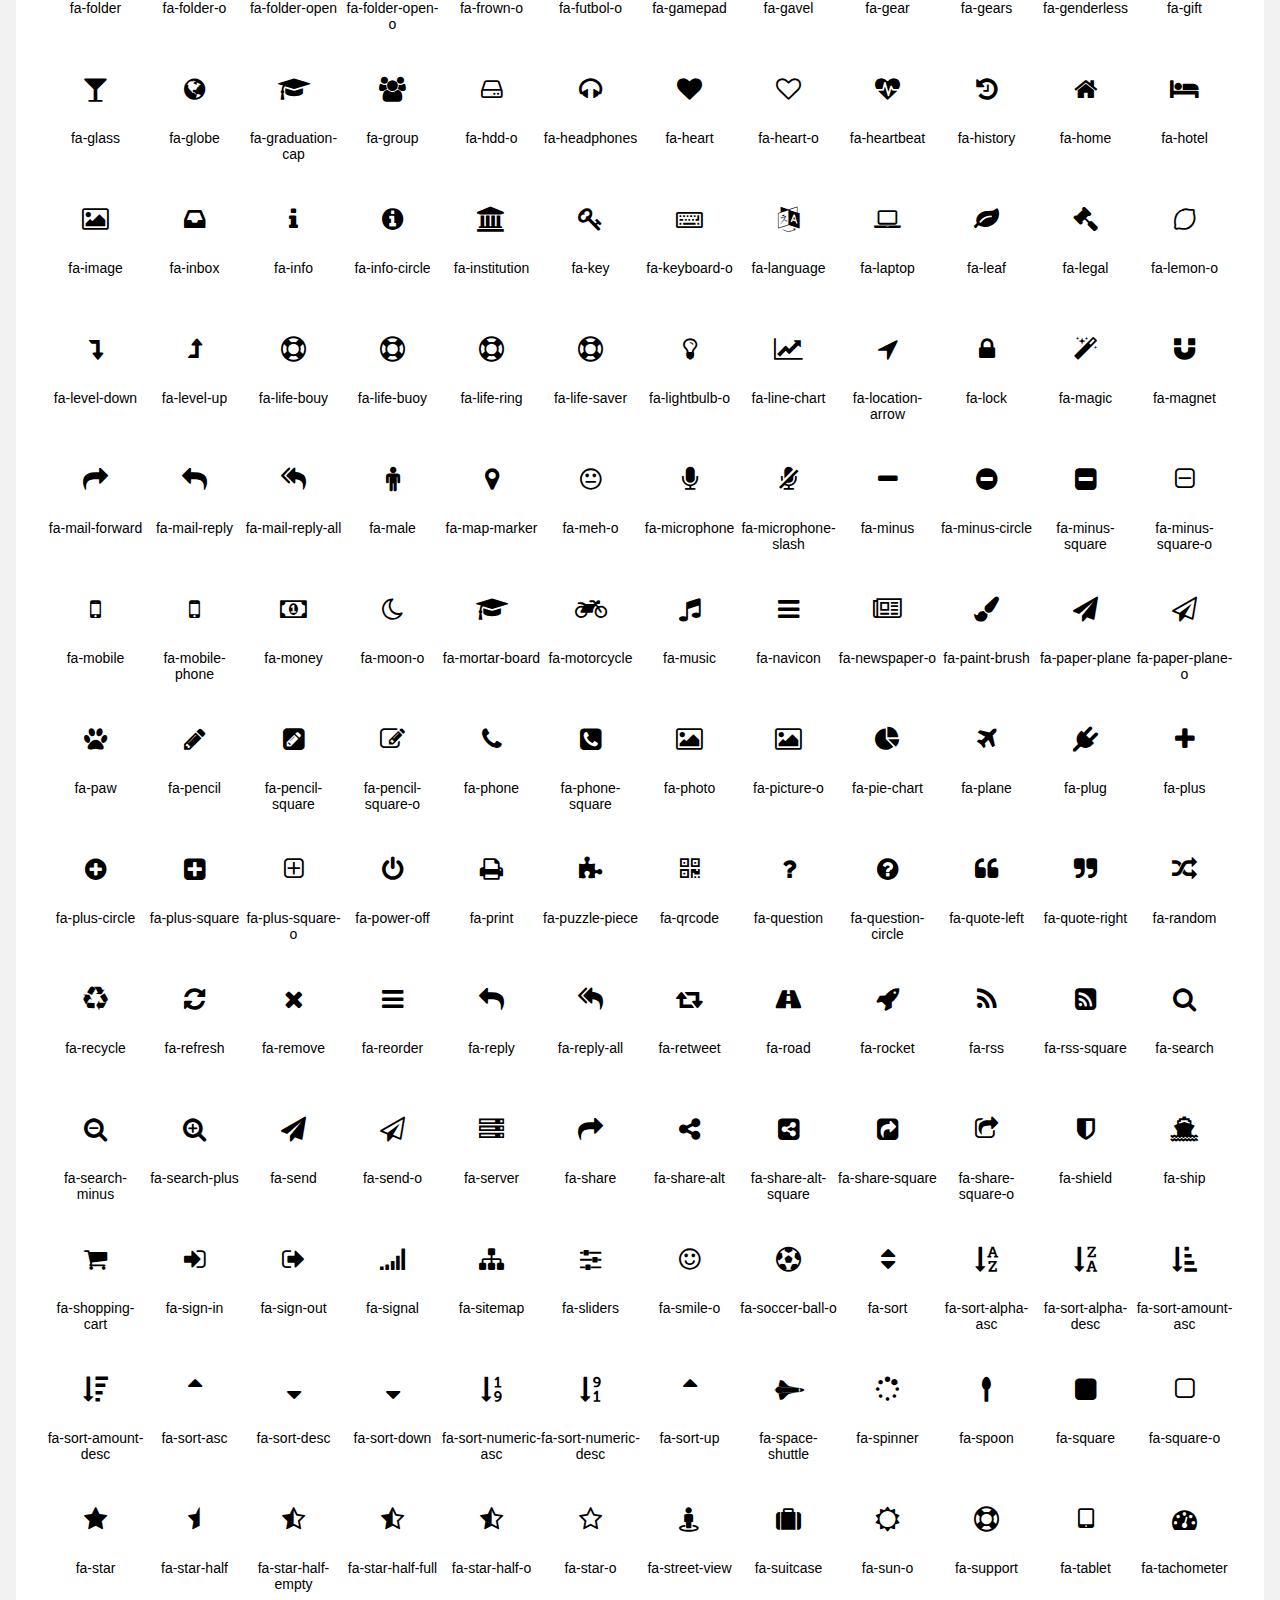
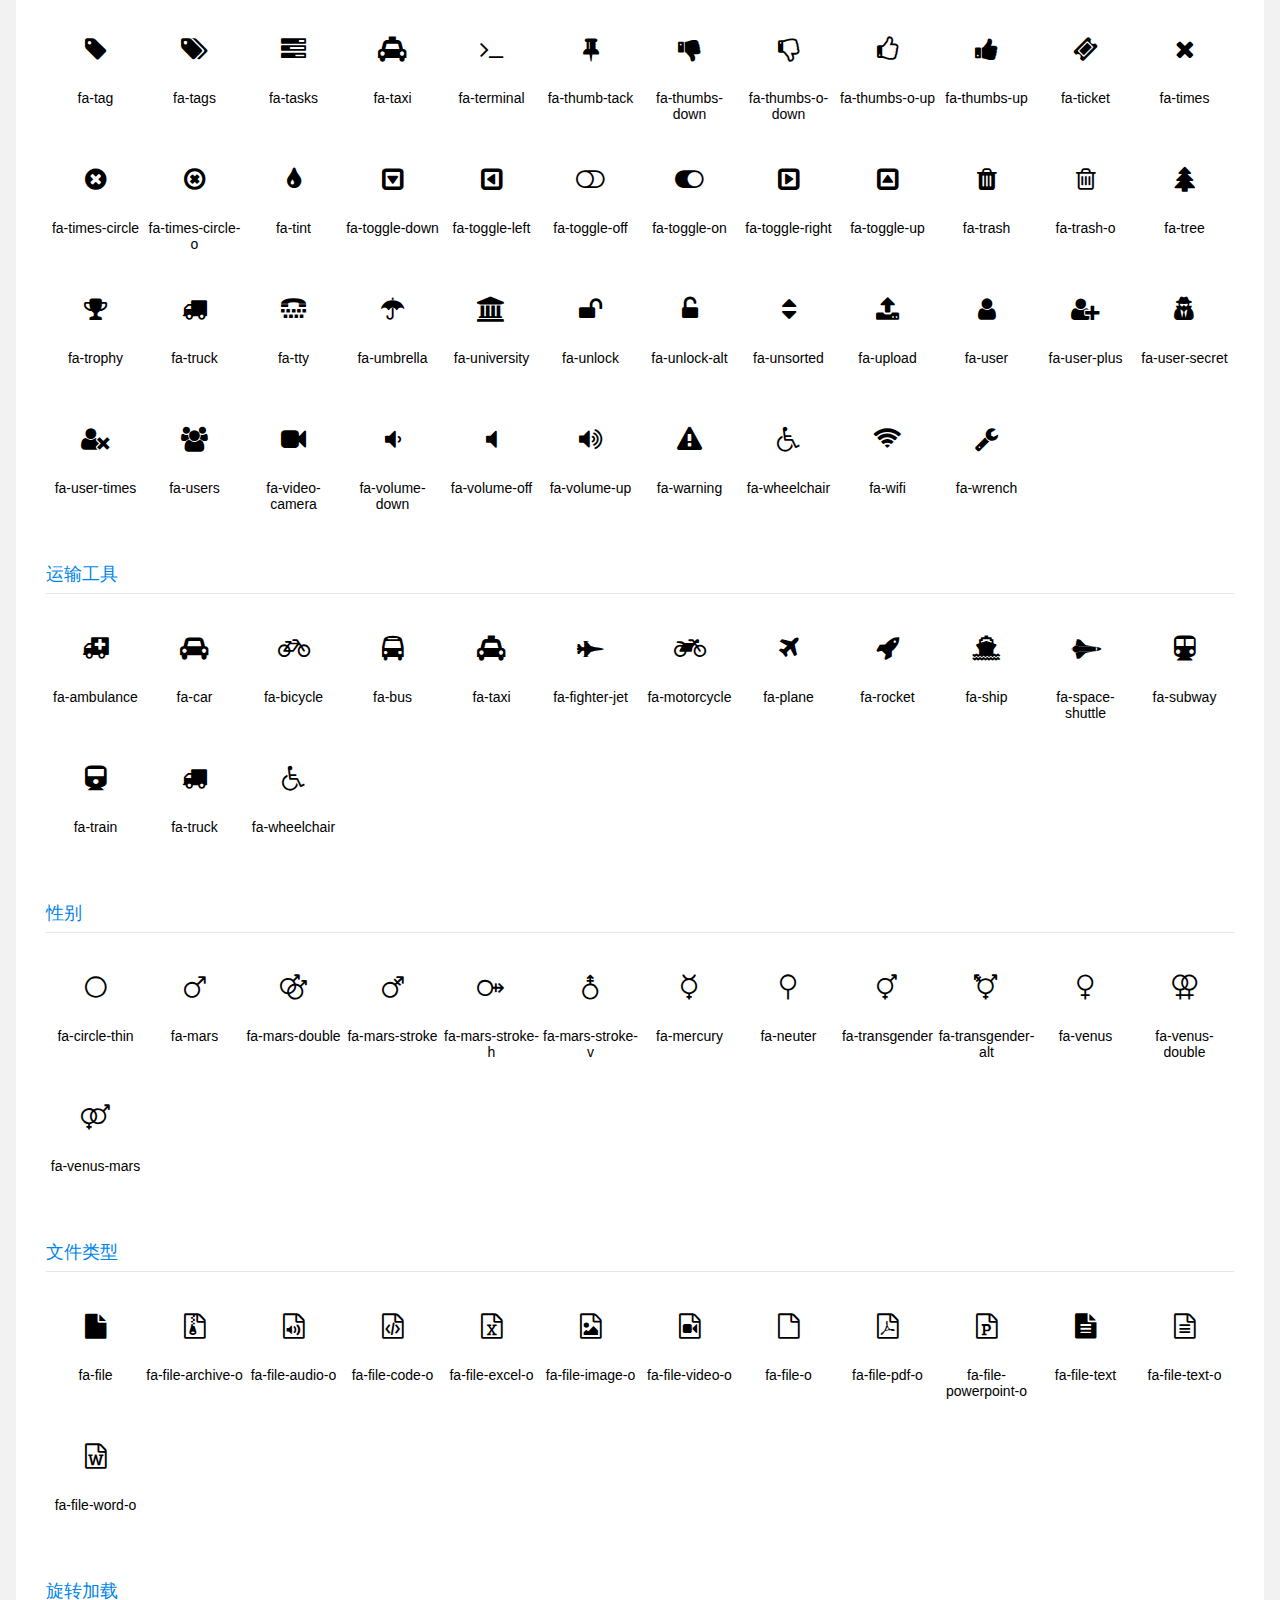
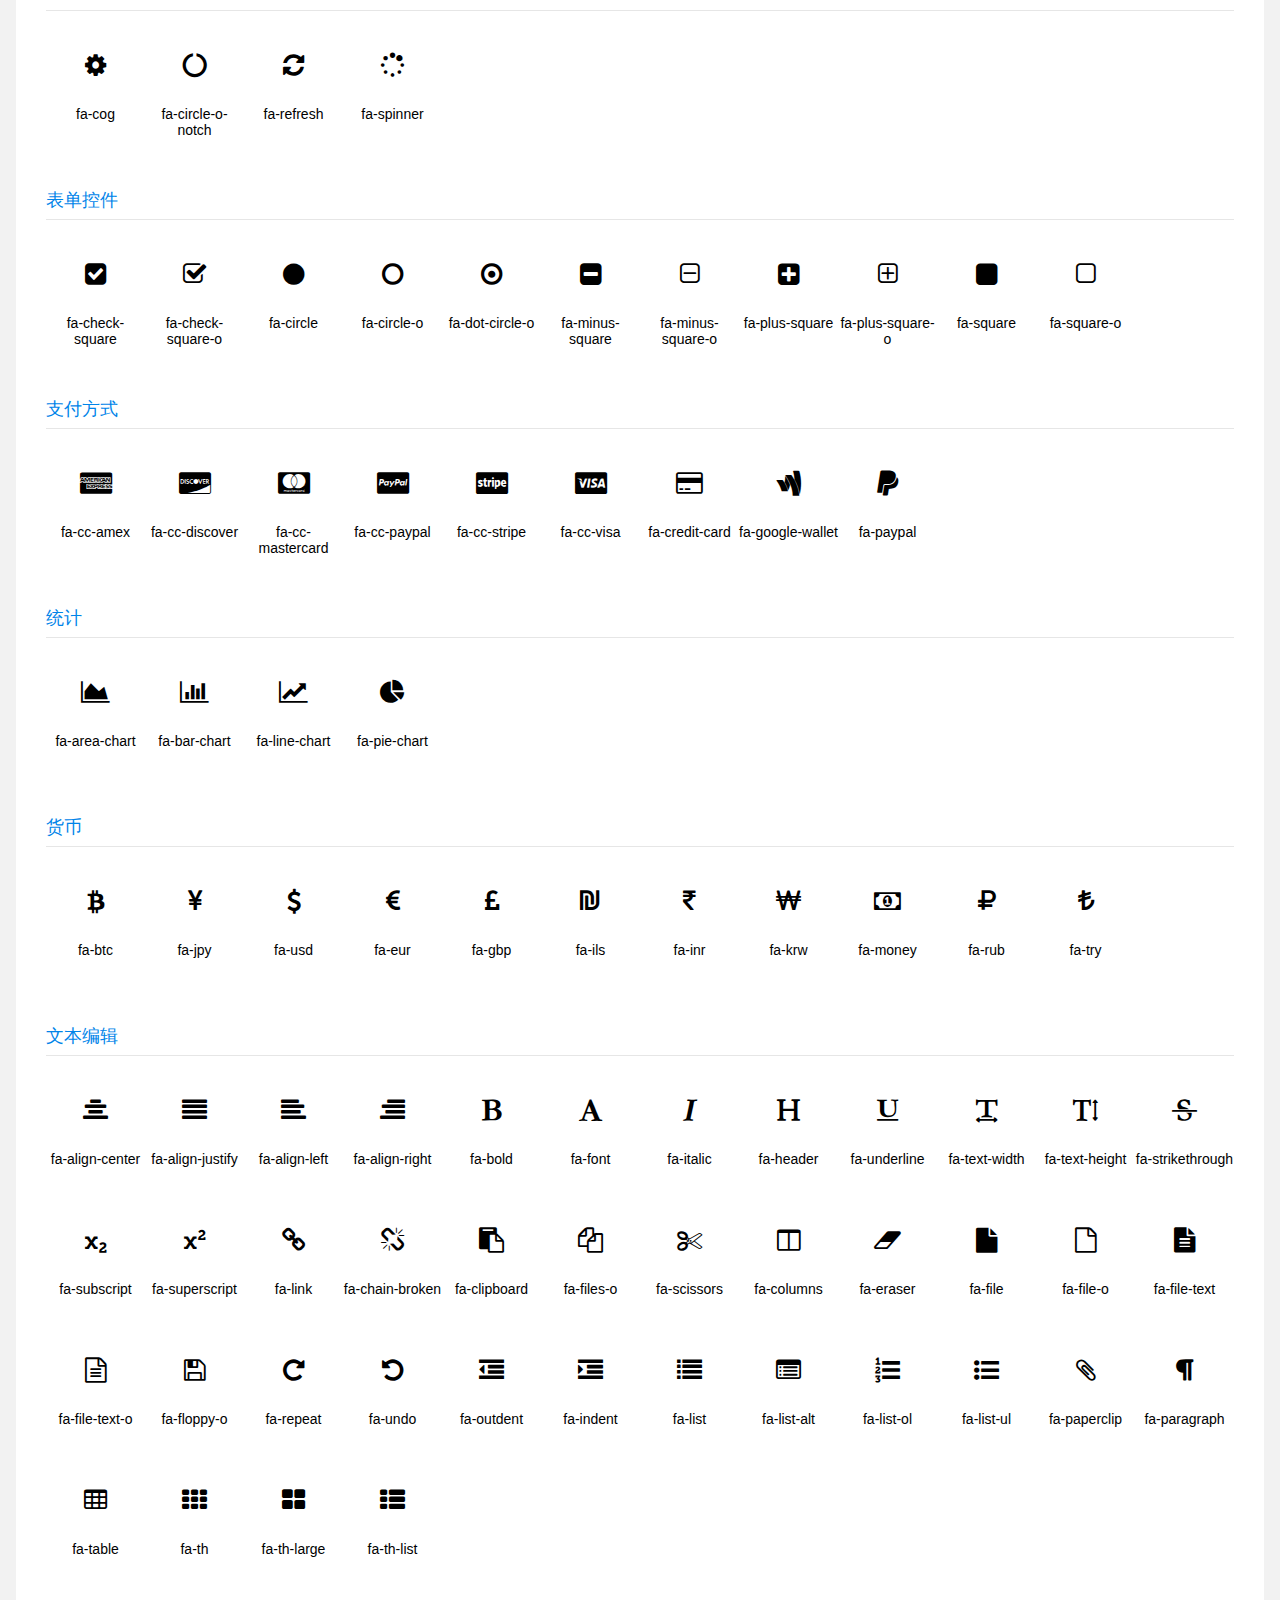
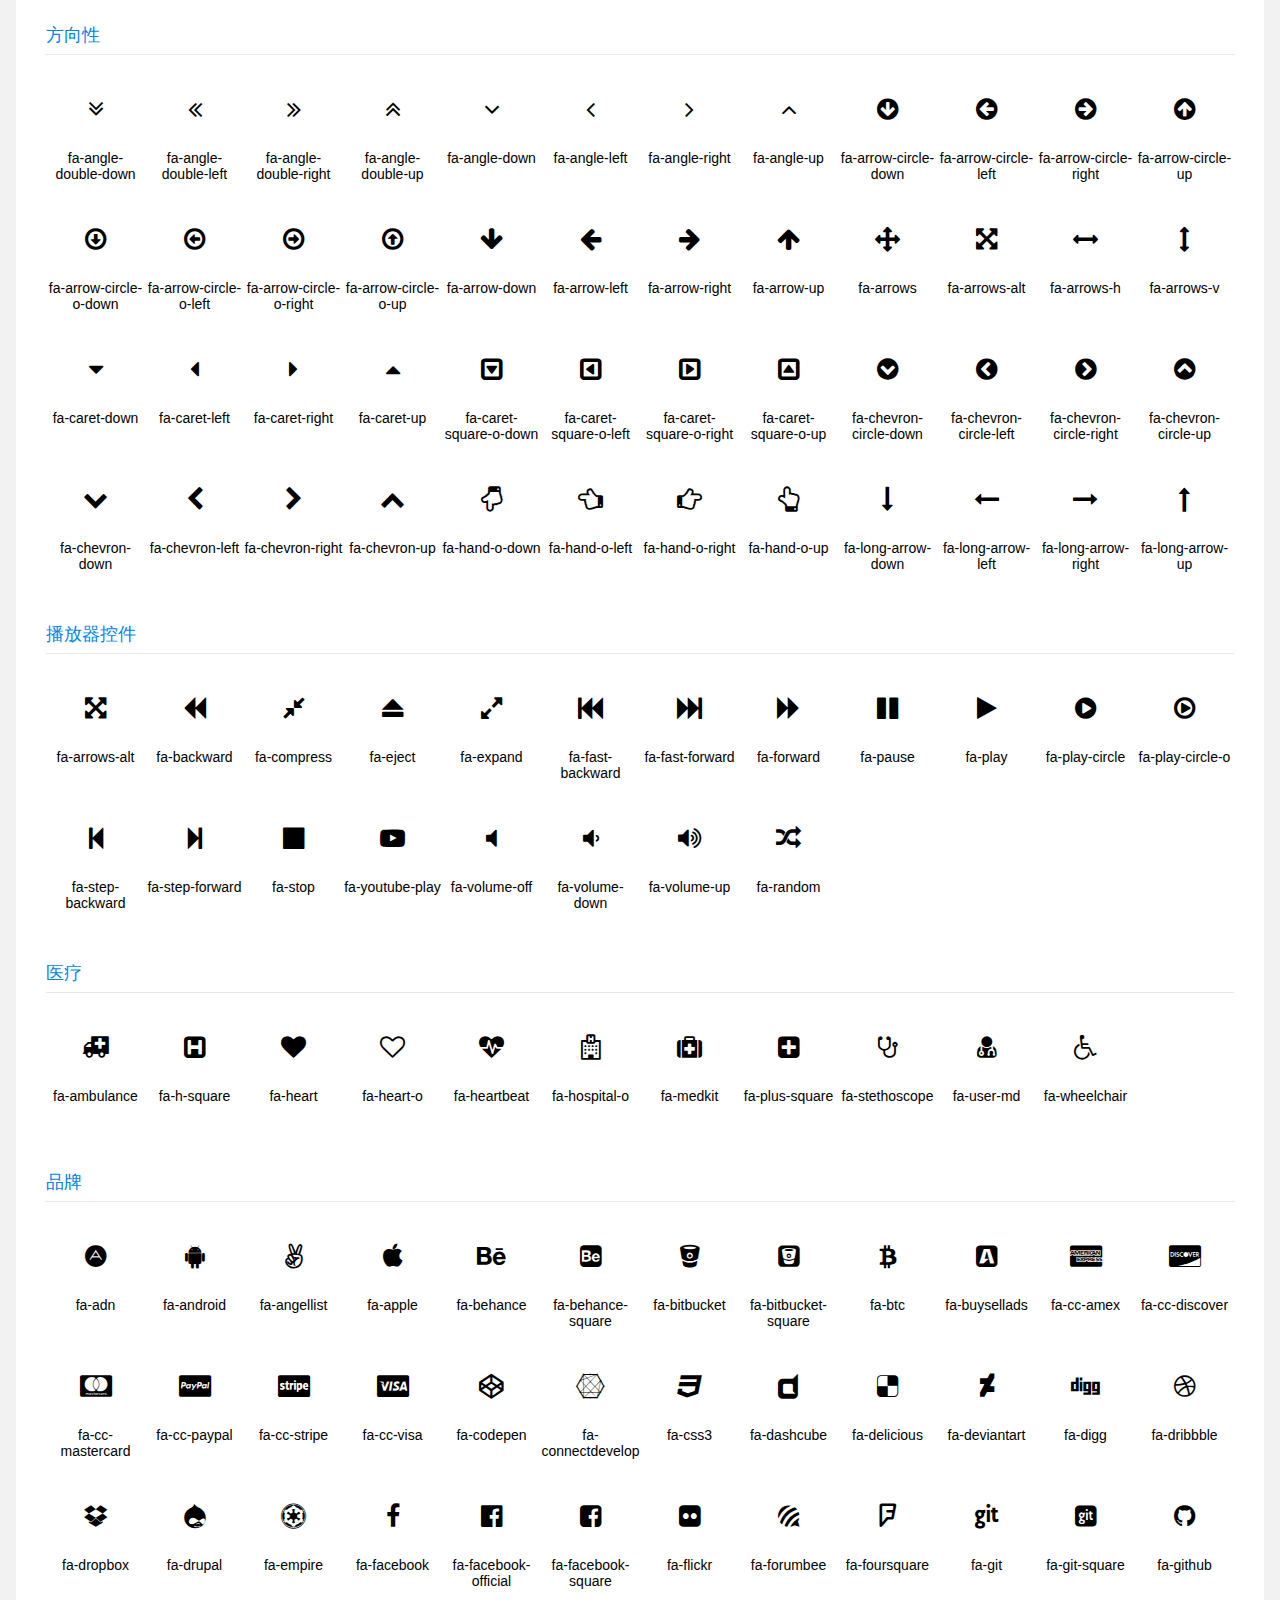
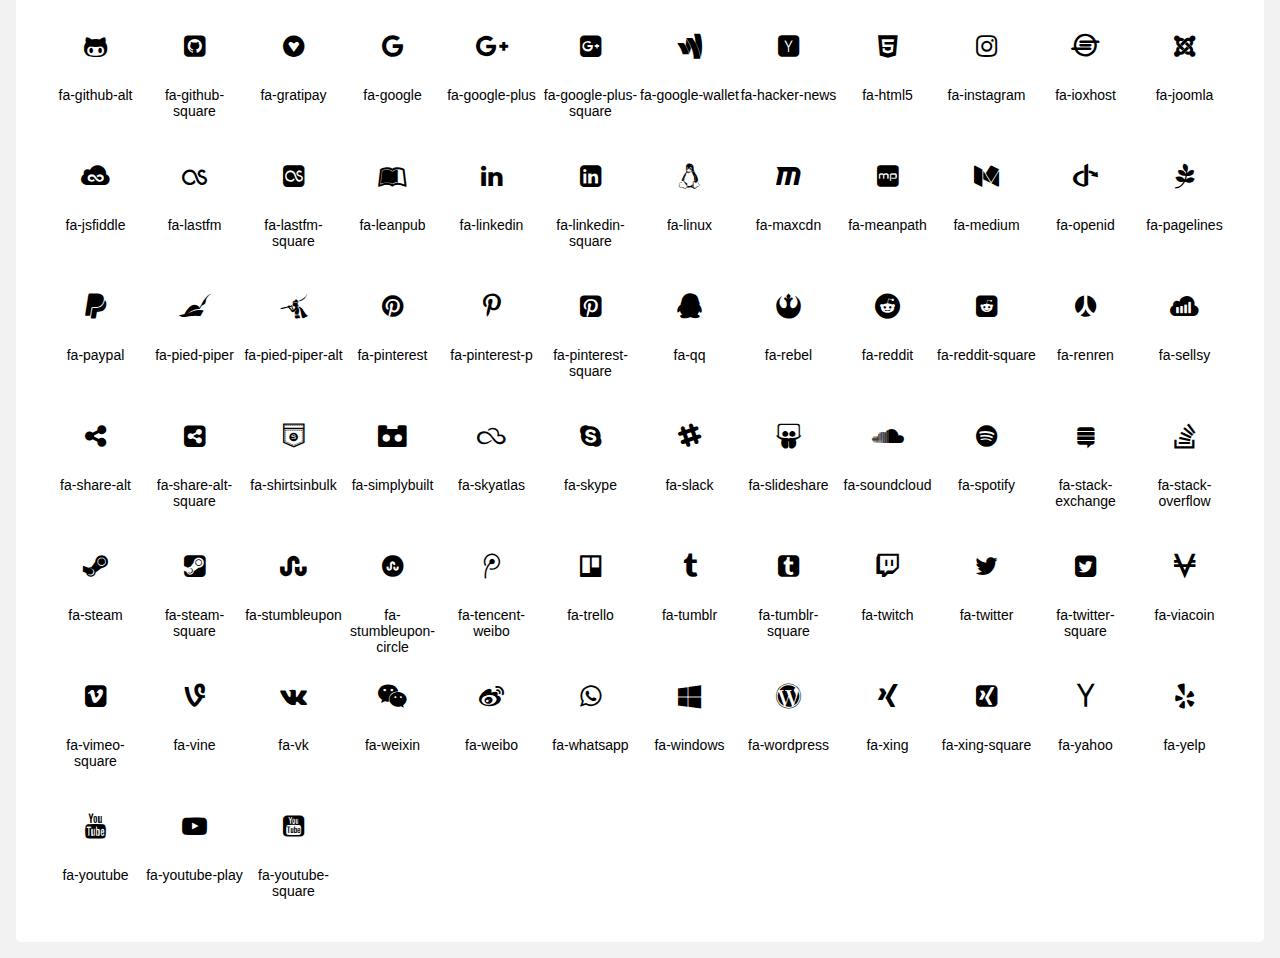
<file: libraryproject/target/libraryprojects-1.0-SNAPSHOT/page/icon.html>
<!DOCTYPE html>
<html>
<head>
    <meta charset="utf-8">
    <title>图标列表</title>
    <meta name="renderer" content="webkit">
    <meta http-equiv="X-UA-Compatible" content="IE=edge,chrome=1">
    <meta name="viewport" content="width=device-width, initial-scale=1, maximum-scale=1">
    <meta name="apple-mobile-web-app-status-bar-style" content="black">
    <meta name="apple-mobile-web-app-capable" content="yes">
    <meta name="format-detection" content="telephone=no">
    <link rel="stylesheet" href="../lib/layui-v2.5.5/css/layui.css" media="all">
    <link rel="stylesheet" href="../lib/font-awesome-4.7.0/css/font-awesome.min.css" media="all">
    <link rel="stylesheet" href="../css/public.css" media="all">
    <style>
        h4{ font-size:18px;font-family:"Microsoft YaHei","Simsun",Arial; font-weight:normal; line-height:1; padding:0; margin:0;}
        .icons li{  margin:5px 0; text-align:center; height:120px; cursor:pointer;}
        .icons li i{ display:block; font-size:35px; margin:10px 0; line-height:60px; height:60px;}
        .icons li:hover{ background:#2f4056; border-radius:5px; color:#fff;}
        .icons li:hover i{ font-size:50px;}
        .section{ padding:20px;}
        .section h4 span{ color:#0084e9;}
        .fa {font-size: 25px !important;}
        .fa:hover {font-size: 50px !important;}
    </style>
</head>
<body>
<div class="layuimini-container">
    <div class="layuimini-main">

        <div class="section">
            <h4><span>全部图标</span></h4>
            <hr>
            <ul class="icons layui-row">
                <li class='layui-col-xs4 layui-col-sm3 layui-col-md2 layui-col-lg1 '><i class="fa fa-adjust"></i><span>fa-adjust</span></li>
                <li class='layui-col-xs4 layui-col-sm3 layui-col-md2 layui-col-lg1 '><i class="fa fa-anchor"></i><span>fa-anchor</span></li>
                <li class='layui-col-xs4 layui-col-sm3 layui-col-md2 layui-col-lg1 '><i class="fa fa-archive"></i><span>fa-archive</span></li>
                <li class='layui-col-xs4 layui-col-sm3 layui-col-md2 layui-col-lg1 '><i class="fa fa-area-chart"></i><span>fa-area-chart</span></li>
                <li class='layui-col-xs4 layui-col-sm3 layui-col-md2 layui-col-lg1 '><i class="fa fa-arrows"></i><span>fa-arrows</span></li>
                <li class='layui-col-xs4 layui-col-sm3 layui-col-md2 layui-col-lg1 '><i class="fa fa-arrows-h"></i><span>fa-arrows-h</span></li>
                <li class='layui-col-xs4 layui-col-sm3 layui-col-md2 layui-col-lg1 '><i class="fa fa-arrows-v"></i><span>fa-arrows-v</span></li>
                <li class='layui-col-xs4 layui-col-sm3 layui-col-md2 layui-col-lg1 '><i class="fa fa-asterisk"></i><span>fa-asterisk</span></li>
                <li class='layui-col-xs4 layui-col-sm3 layui-col-md2 layui-col-lg1 '><i class="fa fa-at"></i><span>fa-at</span></li>
                <li class='layui-col-xs4 layui-col-sm3 layui-col-md2 layui-col-lg1 '><i class="fa fa-automobile"></i><span>fa-automobile</span></li>
                <li class='layui-col-xs4 layui-col-sm3 layui-col-md2 layui-col-lg1 '><i class="fa fa-ban"></i><span>fa-ban</span></li>
                <li class='layui-col-xs4 layui-col-sm3 layui-col-md2 layui-col-lg1 '><i class="fa fa-bank"></i><span>fa-bank</span></li>
                <li class='layui-col-xs4 layui-col-sm3 layui-col-md2 layui-col-lg1 '><i class="fa fa-bar-chart"></i><span>fa-bar-chart</span></li>
                <li class='layui-col-xs4 layui-col-sm3 layui-col-md2 layui-col-lg1 '><i class="fa fa-bar-chart-o"></i><span>fa-bar-chart-o</span></li>
                <li class='layui-col-xs4 layui-col-sm3 layui-col-md2 layui-col-lg1 '><i class="fa fa-barcode"></i><span>fa-barcode</span></li>
                <li class='layui-col-xs4 layui-col-sm3 layui-col-md2 layui-col-lg1 '><i class="fa fa-bars"></i><span>fa-bars</span></li>
                <li class='layui-col-xs4 layui-col-sm3 layui-col-md2 layui-col-lg1 '><i class="fa fa-bed"></i><span>fa-bed</span></li>
                <li class='layui-col-xs4 layui-col-sm3 layui-col-md2 layui-col-lg1 '><i class="fa fa-beer"></i><span>fa-beer</span></li>
                <li class='layui-col-xs4 layui-col-sm3 layui-col-md2 layui-col-lg1 '><i class="fa fa-bell"></i><span>fa-bell</span></li>
                <li class='layui-col-xs4 layui-col-sm3 layui-col-md2 layui-col-lg1 '><i class="fa fa-bell-o"></i><span>fa-bell-o</span></li>
                <li class='layui-col-xs4 layui-col-sm3 layui-col-md2 layui-col-lg1 '><i class="fa fa-bell-slash"></i><span>fa-bell-slash</span></li>
                <li class='layui-col-xs4 layui-col-sm3 layui-col-md2 layui-col-lg1 '><i class="fa fa-bell-slash-o"></i><span>fa-bell-slash-o</span></li>
                <li class='layui-col-xs4 layui-col-sm3 layui-col-md2 layui-col-lg1 '><i class="fa fa-bicycle"></i><span>fa-bicycle</span></li>
                <li class='layui-col-xs4 layui-col-sm3 layui-col-md2 layui-col-lg1 '><i class="fa fa-binoculars"></i><span>fa-binoculars</span></li>
                <li class='layui-col-xs4 layui-col-sm3 layui-col-md2 layui-col-lg1 '><i class="fa fa-birthday-cake"></i><span>fa-birthday-cake</span></li>
                <li class='layui-col-xs4 layui-col-sm3 layui-col-md2 layui-col-lg1 '><i class="fa fa-bolt"></i><span>fa-bolt</span></li>
                <li class='layui-col-xs4 layui-col-sm3 layui-col-md2 layui-col-lg1 '><i class="fa fa-bomb"></i><span>fa-bomb</span></li>
                <li class='layui-col-xs4 layui-col-sm3 layui-col-md2 layui-col-lg1 '><i class="fa fa-book"></i><span>fa-book</span></li>
                <li class='layui-col-xs4 layui-col-sm3 layui-col-md2 layui-col-lg1 '><i class="fa fa-bookmark"></i><span>fa-bookmark</span></li>
                <li class='layui-col-xs4 layui-col-sm3 layui-col-md2 layui-col-lg1 '><i class="fa fa-bookmark-o"></i><span>fa-bookmark-o</span></li>
                <li class='layui-col-xs4 layui-col-sm3 layui-col-md2 layui-col-lg1 '><i class="fa fa-briefcase"></i><span>fa-briefcase</span></li>
                <li class='layui-col-xs4 layui-col-sm3 layui-col-md2 layui-col-lg1 '><i class="fa fa-bug"></i><span>fa-bug</span></li>
                <li class='layui-col-xs4 layui-col-sm3 layui-col-md2 layui-col-lg1 '><i class="fa fa-building"></i><span>fa-building</span></li>
                <li class='layui-col-xs4 layui-col-sm3 layui-col-md2 layui-col-lg1 '><i class="fa fa-building-o"></i><span>fa-building-o</span></li>
                <li class='layui-col-xs4 layui-col-sm3 layui-col-md2 layui-col-lg1 '><i class="fa fa-bullhorn"></i><span>fa-bullhorn</span></li>
                <li class='layui-col-xs4 layui-col-sm3 layui-col-md2 layui-col-lg1 '><i class="fa fa-bullseye"></i><span>fa-bullseye</span></li>
                <li class='layui-col-xs4 layui-col-sm3 layui-col-md2 layui-col-lg1 '><i class="fa fa-bus"></i><span>fa-bus</span></li>
                <li class='layui-col-xs4 layui-col-sm3 layui-col-md2 layui-col-lg1 '><i class="fa fa-cab"></i><span>fa-cab</span></li>
                <li class='layui-col-xs4 layui-col-sm3 layui-col-md2 layui-col-lg1 '><i class="fa fa-calculator"></i><span>fa-calculator</span></li>
                <li class='layui-col-xs4 layui-col-sm3 layui-col-md2 layui-col-lg1 '><i class="fa fa-calendar"></i><span>fa-calendar</span></li>
                <li class='layui-col-xs4 layui-col-sm3 layui-col-md2 layui-col-lg1 '><i class="fa fa-calendar-o"></i><span>fa-calendar-o</span></li>
                <li class='layui-col-xs4 layui-col-sm3 layui-col-md2 layui-col-lg1 '><i class="fa fa-camera"></i><span>fa-camera</span></li>
                <li class='layui-col-xs4 layui-col-sm3 layui-col-md2 layui-col-lg1 '><i class="fa fa-camera-retro"></i><span>fa-camera-retro</span></li>
                <li class='layui-col-xs4 layui-col-sm3 layui-col-md2 layui-col-lg1 '><i class="fa fa-car"></i><span>fa-car</span></li>
                <li class='layui-col-xs4 layui-col-sm3 layui-col-md2 layui-col-lg1 '><i class="fa fa-caret-square-o-down"></i><span>fa-caret-square-o-down</span></li>
                <li class='layui-col-xs4 layui-col-sm3 layui-col-md2 layui-col-lg1 '><i class="fa fa-caret-square-o-left"></i><span>fa-caret-square-o-left</span></li>
                <li class='layui-col-xs4 layui-col-sm3 layui-col-md2 layui-col-lg1 '><i class="fa fa-caret-square-o-right"></i><span>fa-caret-square-o-right</span></li>
                <li class='layui-col-xs4 layui-col-sm3 layui-col-md2 layui-col-lg1 '><i class="fa fa-caret-square-o-up"></i><span>fa-caret-square-o-up</span></li>
                <li class='layui-col-xs4 layui-col-sm3 layui-col-md2 layui-col-lg1 '><i class="fa fa-cart-arrow-down"></i><span>fa-cart-arrow-down</span></li>
                <li class='layui-col-xs4 layui-col-sm3 layui-col-md2 layui-col-lg1 '><i class="fa fa-cart-plus"></i><span>fa-cart-plus</span></li>
                <li class='layui-col-xs4 layui-col-sm3 layui-col-md2 layui-col-lg1 '><i class="fa fa-cc"></i><span>fa-cc</span></li>
                <li class='layui-col-xs4 layui-col-sm3 layui-col-md2 layui-col-lg1 '><i class="fa fa-certificate"></i><span>fa-certificate</span></li>
                <li class='layui-col-xs4 layui-col-sm3 layui-col-md2 layui-col-lg1 '><i class="fa fa-check"></i><span>fa-check</span></li>
                <li class='layui-col-xs4 layui-col-sm3 layui-col-md2 layui-col-lg1 '><i class="fa fa-check-circle"></i><span>fa-check-circle</span></li>
                <li class='layui-col-xs4 layui-col-sm3 layui-col-md2 layui-col-lg1 '><i class="fa fa-check-circle-o"></i><span>fa-check-circle-o</span></li>
                <li class='layui-col-xs4 layui-col-sm3 layui-col-md2 layui-col-lg1 '><i class="fa fa-check-square"></i><span>fa-check-square</span></li>
                <li class='layui-col-xs4 layui-col-sm3 layui-col-md2 layui-col-lg1 '><i class="fa fa-check-square-o"></i><span>fa-check-square-o</span></li>
                <li class='layui-col-xs4 layui-col-sm3 layui-col-md2 layui-col-lg1 '><i class="fa fa-child"></i><span>fa-child</span></li>
                <li class='layui-col-xs4 layui-col-sm3 layui-col-md2 layui-col-lg1 '><i class="fa fa-circle"></i><span>fa-circle</span></li>
                <li class='layui-col-xs4 layui-col-sm3 layui-col-md2 layui-col-lg1 '><i class="fa fa-circle-o"></i><span>fa-circle-o</span></li>
                <li class='layui-col-xs4 layui-col-sm3 layui-col-md2 layui-col-lg1 '><i class="fa fa-circle-o-notch"></i><span>fa-circle-o-notch</span></li>
                <li class='layui-col-xs4 layui-col-sm3 layui-col-md2 layui-col-lg1 '><i class="fa fa-circle-thin"></i><span>fa-circle-thin</span></li>
                <li class='layui-col-xs4 layui-col-sm3 layui-col-md2 layui-col-lg1 '><i class="fa fa-clock-o"></i><span>fa-clock-o</span></li>
                <li class='layui-col-xs4 layui-col-sm3 layui-col-md2 layui-col-lg1 '><i class="fa fa-close"></i><span>fa-close</span></li>
                <li class='layui-col-xs4 layui-col-sm3 layui-col-md2 layui-col-lg1 '><i class="fa fa-cloud"></i><span>fa-cloud</span></li>
                <li class='layui-col-xs4 layui-col-sm3 layui-col-md2 layui-col-lg1 '><i class="fa fa-cloud-download"></i><span>fa-cloud-download</span></li>
                <li class='layui-col-xs4 layui-col-sm3 layui-col-md2 layui-col-lg1 '><i class="fa fa-cloud-upload"></i><span>fa-cloud-upload</span></li>
                <li class='layui-col-xs4 layui-col-sm3 layui-col-md2 layui-col-lg1 '><i class="fa fa-code"></i><span>fa-code</span></li>
                <li class='layui-col-xs4 layui-col-sm3 layui-col-md2 layui-col-lg1 '><i class="fa fa-code-fork"></i><span>fa-code-fork</span></li>
                <li class='layui-col-xs4 layui-col-sm3 layui-col-md2 layui-col-lg1 '><i class="fa fa-coffee"></i><span>fa-coffee</span></li>
                <li class='layui-col-xs4 layui-col-sm3 layui-col-md2 layui-col-lg1 '><i class="fa fa-cog"></i><span>fa-cog</span></li>
                <li class='layui-col-xs4 layui-col-sm3 layui-col-md2 layui-col-lg1 '><i class="fa fa-cogs"></i><span>fa-cogs</span></li>
                <li class='layui-col-xs4 layui-col-sm3 layui-col-md2 layui-col-lg1 '><i class="fa fa-comment"></i><span>fa-comment</span></li>
                <li class='layui-col-xs4 layui-col-sm3 layui-col-md2 layui-col-lg1 '><i class="fa fa-comment-o"></i><span>fa-comment-o</span></li>
                <li class='layui-col-xs4 layui-col-sm3 layui-col-md2 layui-col-lg1 '><i class="fa fa-comments"></i><span>fa-comments</span></li>
                <li class='layui-col-xs4 layui-col-sm3 layui-col-md2 layui-col-lg1 '><i class="fa fa-comments-o"></i><span>fa-comments-o</span></li>
                <li class='layui-col-xs4 layui-col-sm3 layui-col-md2 layui-col-lg1 '><i class="fa fa-compass"></i><span>fa-compass</span></li>
                <li class='layui-col-xs4 layui-col-sm3 layui-col-md2 layui-col-lg1 '><i class="fa fa-copyright"></i><span>fa-copyright</span></li>
                <li class='layui-col-xs4 layui-col-sm3 layui-col-md2 layui-col-lg1 '><i class="fa fa-credit-card"></i><span>fa-credit-card</span></li>
                <li class='layui-col-xs4 layui-col-sm3 layui-col-md2 layui-col-lg1 '><i class="fa fa-crop"></i><span>fa-crop</span></li>
                <li class='layui-col-xs4 layui-col-sm3 layui-col-md2 layui-col-lg1 '><i class="fa fa-crosshairs"></i><span>fa-crosshairs</span></li>
                <li class='layui-col-xs4 layui-col-sm3 layui-col-md2 layui-col-lg1 '><i class="fa fa-cube"></i><span>fa-cube</span></li>
                <li class='layui-col-xs4 layui-col-sm3 layui-col-md2 layui-col-lg1 '><i class="fa fa-cubes"></i><span>fa-cubes</span></li>
                <li class='layui-col-xs4 layui-col-sm3 layui-col-md2 layui-col-lg1 '><i class="fa fa-cutlery"></i><span>fa-cutlery</span></li>
                <li class='layui-col-xs4 layui-col-sm3 layui-col-md2 layui-col-lg1 '><i class="fa fa-dashboard"></i><span>fa-dashboard</span></li>
                <li class='layui-col-xs4 layui-col-sm3 layui-col-md2 layui-col-lg1 '><i class="fa fa-database"></i><span>fa-database</span></li>
                <li class='layui-col-xs4 layui-col-sm3 layui-col-md2 layui-col-lg1 '><i class="fa fa-desktop"></i><span>fa-desktop</span></li>
                <li class='layui-col-xs4 layui-col-sm3 layui-col-md2 layui-col-lg1 '><i class="fa fa-diamond"></i><span>fa-diamond</span></li>
                <li class='layui-col-xs4 layui-col-sm3 layui-col-md2 layui-col-lg1 '><i class="fa fa-dot-circle-o"></i><span>fa-dot-circle-o</span></li>
                <li class='layui-col-xs4 layui-col-sm3 layui-col-md2 layui-col-lg1 '><i class="fa fa-download"></i><span>fa-download</span></li>
                <li class='layui-col-xs4 layui-col-sm3 layui-col-md2 layui-col-lg1 '><i class="fa fa-edit"></i><span>fa-edit</span></li>
                <li class='layui-col-xs4 layui-col-sm3 layui-col-md2 layui-col-lg1 '><i class="fa fa-ellipsis-h"></i><span>fa-ellipsis-h</span></li>
                <li class='layui-col-xs4 layui-col-sm3 layui-col-md2 layui-col-lg1 '><i class="fa fa-ellipsis-v"></i><span>fa-ellipsis-v</span></li>
                <li class='layui-col-xs4 layui-col-sm3 layui-col-md2 layui-col-lg1 '><i class="fa fa-envelope"></i><span>fa-envelope</span></li>
                <li class='layui-col-xs4 layui-col-sm3 layui-col-md2 layui-col-lg1 '><i class="fa fa-envelope-o"></i><span>fa-envelope-o</span></li>
                <li class='layui-col-xs4 layui-col-sm3 layui-col-md2 layui-col-lg1 '><i class="fa fa-envelope-square"></i><span>fa-envelope-square</span></li>
                <li class='layui-col-xs4 layui-col-sm3 layui-col-md2 layui-col-lg1 '><i class="fa fa-eraser"></i><span>fa-eraser</span></li>
                <li class='layui-col-xs4 layui-col-sm3 layui-col-md2 layui-col-lg1 '><i class="fa fa-exchange"></i><span>fa-exchange</span></li>
                <li class='layui-col-xs4 layui-col-sm3 layui-col-md2 layui-col-lg1 '><i class="fa fa-exclamation"></i><span>fa-exclamation</span></li>
                <li class='layui-col-xs4 layui-col-sm3 layui-col-md2 layui-col-lg1 '><i class="fa fa-exclamation-circle"></i><span>fa-exclamation-circle</span></li>
                <li class='layui-col-xs4 layui-col-sm3 layui-col-md2 layui-col-lg1 '><i class="fa fa-exclamation-triangle"></i><span>fa-exclamation-triangle</span></li>
                <li class='layui-col-xs4 layui-col-sm3 layui-col-md2 layui-col-lg1 '><i class="fa fa-external-link"></i><span>fa-external-link</span></li>
                <li class='layui-col-xs4 layui-col-sm3 layui-col-md2 layui-col-lg1 '><i class="fa fa-external-link-square"></i><span>fa-external-link-square</span></li>
                <li class='layui-col-xs4 layui-col-sm3 layui-col-md2 layui-col-lg1 '><i class="fa fa-eye"></i><span>fa-eye</span></li>
                <li class='layui-col-xs4 layui-col-sm3 layui-col-md2 layui-col-lg1 '><i class="fa fa-eye-slash"></i><span>fa-eye-slash</span></li>
                <li class='layui-col-xs4 layui-col-sm3 layui-col-md2 layui-col-lg1 '><i class="fa fa-eyedropper"></i><span>fa-eyedropper</span></li>
                <li class='layui-col-xs4 layui-col-sm3 layui-col-md2 layui-col-lg1 '><i class="fa fa-fax"></i><span>fa-fax</span></li>
                <li class='layui-col-xs4 layui-col-sm3 layui-col-md2 layui-col-lg1 '><i class="fa fa-female"></i><span>fa-female</span></li>
                <li class='layui-col-xs4 layui-col-sm3 layui-col-md2 layui-col-lg1 '><i class="fa fa-fighter-jet"></i><span>fa-fighter-jet</span></li>
                <li class='layui-col-xs4 layui-col-sm3 layui-col-md2 layui-col-lg1 '><i class="fa fa-file-archive-o"></i><span>fa-file-archive-o</span></li>
                <li class='layui-col-xs4 layui-col-sm3 layui-col-md2 layui-col-lg1 '><i class="fa fa-file-audio-o"></i><span>fa-file-audio-o</span></li>
                <li class='layui-col-xs4 layui-col-sm3 layui-col-md2 layui-col-lg1 '><i class="fa fa-file-code-o"></i><span>fa-file-code-o</span></li>
                <li class='layui-col-xs4 layui-col-sm3 layui-col-md2 layui-col-lg1 '><i class="fa fa-file-excel-o"></i><span>fa-file-excel-o</span></li>
                <li class='layui-col-xs4 layui-col-sm3 layui-col-md2 layui-col-lg1 '><i class="fa fa-file-image-o"></i><span>fa-file-image-o</span></li>
                <li class='layui-col-xs4 layui-col-sm3 layui-col-md2 layui-col-lg1 '><i class="fa fa-file-movie-o"></i><span>fa-file-movie-o</span></li>
                <li class='layui-col-xs4 layui-col-sm3 layui-col-md2 layui-col-lg1 '><i class="fa fa-file-pdf-o"></i><span>fa-file-pdf-o</span></li>
                <li class='layui-col-xs4 layui-col-sm3 layui-col-md2 layui-col-lg1 '><i class="fa fa-file-photo-o"></i><span>fa-file-photo-o</span></li>
                <li class='layui-col-xs4 layui-col-sm3 layui-col-md2 layui-col-lg1 '><i class="fa fa-file-picture-o"></i><span>fa-file-picture-o</span></li>
                <li class='layui-col-xs4 layui-col-sm3 layui-col-md2 layui-col-lg1 '><i class="fa fa-file-powerpoint-o"></i><span>fa-file-powerpoint-o</span></li>
                <li class='layui-col-xs4 layui-col-sm3 layui-col-md2 layui-col-lg1 '><i class="fa fa-file-sound-o"></i><span>fa-file-sound-o</span></li>
                <li class='layui-col-xs4 layui-col-sm3 layui-col-md2 layui-col-lg1 '><i class="fa fa-file-video-o"></i><span>fa-file-video-o</span></li>
                <li class='layui-col-xs4 layui-col-sm3 layui-col-md2 layui-col-lg1 '><i class="fa fa-file-word-o"></i><span>fa-file-word-o</span></li>
                <li class='layui-col-xs4 layui-col-sm3 layui-col-md2 layui-col-lg1 '><i class="fa fa-file-zip-o"></i><span>fa-file-zip-o</span></li>
                <li class='layui-col-xs4 layui-col-sm3 layui-col-md2 layui-col-lg1 '><i class="fa fa-film"></i><span>fa-film</span></li>
                <li class='layui-col-xs4 layui-col-sm3 layui-col-md2 layui-col-lg1 '><i class="fa fa-filter"></i><span>fa-filter</span></li>
                <li class='layui-col-xs4 layui-col-sm3 layui-col-md2 layui-col-lg1 '><i class="fa fa-fire"></i><span>fa-fire</span></li>
                <li class='layui-col-xs4 layui-col-sm3 layui-col-md2 layui-col-lg1 '><i class="fa fa-fire-extinguisher"></i><span>fa-fire-extinguisher</span></li>
                <li class='layui-col-xs4 layui-col-sm3 layui-col-md2 layui-col-lg1 '><i class="fa fa-flag"></i><span>fa-flag</span></li>
                <li class='layui-col-xs4 layui-col-sm3 layui-col-md2 layui-col-lg1 '><i class="fa fa-flag-checkered"></i><span>fa-flag-checkered</span></li>
                <li class='layui-col-xs4 layui-col-sm3 layui-col-md2 layui-col-lg1 '><i class="fa fa-flag-o"></i><span>fa-flag-o</span></li>
                <li class='layui-col-xs4 layui-col-sm3 layui-col-md2 layui-col-lg1 '><i class="fa fa-flash"></i><span>fa-flash</span></li>
                <li class='layui-col-xs4 layui-col-sm3 layui-col-md2 layui-col-lg1 '><i class="fa fa-flask"></i><span>fa-flask</span></li>
                <li class='layui-col-xs4 layui-col-sm3 layui-col-md2 layui-col-lg1 '><i class="fa fa-folder"></i><span>fa-folder</span></li>
                <li class='layui-col-xs4 layui-col-sm3 layui-col-md2 layui-col-lg1 '><i class="fa fa-folder-o"></i><span>fa-folder-o</span></li>
                <li class='layui-col-xs4 layui-col-sm3 layui-col-md2 layui-col-lg1 '><i class="fa fa-folder-open"></i><span>fa-folder-open</span></li>
                <li class='layui-col-xs4 layui-col-sm3 layui-col-md2 layui-col-lg1 '><i class="fa fa-folder-open-o"></i><span>fa-folder-open-o</span></li>
                <li class='layui-col-xs4 layui-col-sm3 layui-col-md2 layui-col-lg1 '><i class="fa fa-frown-o"></i><span>fa-frown-o</span></li>
                <li class='layui-col-xs4 layui-col-sm3 layui-col-md2 layui-col-lg1 '><i class="fa fa-futbol-o"></i><span>fa-futbol-o</span></li>
                <li class='layui-col-xs4 layui-col-sm3 layui-col-md2 layui-col-lg1 '><i class="fa fa-gamepad"></i><span>fa-gamepad</span></li>
                <li class='layui-col-xs4 layui-col-sm3 layui-col-md2 layui-col-lg1 '><i class="fa fa-gavel"></i><span>fa-gavel</span></li>
                <li class='layui-col-xs4 layui-col-sm3 layui-col-md2 layui-col-lg1 '><i class="fa fa-gear"></i><span>fa-gear</span></li>
                <li class='layui-col-xs4 layui-col-sm3 layui-col-md2 layui-col-lg1 '><i class="fa fa-gears"></i><span>fa-gears</span></li>
                <li class='layui-col-xs4 layui-col-sm3 layui-col-md2 layui-col-lg1 '><i class="fa fa-genderless"></i><span>fa-genderless</span></li>
                <li class='layui-col-xs4 layui-col-sm3 layui-col-md2 layui-col-lg1 '><i class="fa fa-gift"></i><span>fa-gift</span></li>
                <li class='layui-col-xs4 layui-col-sm3 layui-col-md2 layui-col-lg1 '><i class="fa fa-glass"></i><span>fa-glass</span></li>
                <li class='layui-col-xs4 layui-col-sm3 layui-col-md2 layui-col-lg1 '><i class="fa fa-globe"></i><span>fa-globe</span></li>
                <li class='layui-col-xs4 layui-col-sm3 layui-col-md2 layui-col-lg1 '><i class="fa fa-graduation-cap"></i><span>fa-graduation-cap</span></li>
                <li class='layui-col-xs4 layui-col-sm3 layui-col-md2 layui-col-lg1 '><i class="fa fa-group"></i><span>fa-group</span></li>
                <li class='layui-col-xs4 layui-col-sm3 layui-col-md2 layui-col-lg1 '><i class="fa fa-hdd-o"></i><span>fa-hdd-o</span></li>
                <li class='layui-col-xs4 layui-col-sm3 layui-col-md2 layui-col-lg1 '><i class="fa fa-headphones"></i><span>fa-headphones</span></li>
                <li class='layui-col-xs4 layui-col-sm3 layui-col-md2 layui-col-lg1 '><i class="fa fa-heart"></i><span>fa-heart</span></li>
                <li class='layui-col-xs4 layui-col-sm3 layui-col-md2 layui-col-lg1 '><i class="fa fa-heart-o"></i><span>fa-heart-o</span></li>
                <li class='layui-col-xs4 layui-col-sm3 layui-col-md2 layui-col-lg1 '><i class="fa fa-heartbeat"></i><span>fa-heartbeat</span></li>
                <li class='layui-col-xs4 layui-col-sm3 layui-col-md2 layui-col-lg1 '><i class="fa fa-history"></i><span>fa-history</span></li>
                <li class='layui-col-xs4 layui-col-sm3 layui-col-md2 layui-col-lg1 '><i class="fa fa-home"></i><span>fa-home</span></li>
                <li class='layui-col-xs4 layui-col-sm3 layui-col-md2 layui-col-lg1 '><i class="fa fa-hotel"></i><span>fa-hotel</span></li>
                <li class='layui-col-xs4 layui-col-sm3 layui-col-md2 layui-col-lg1 '><i class="fa fa-image"></i><span>fa-image</span></li>
                <li class='layui-col-xs4 layui-col-sm3 layui-col-md2 layui-col-lg1 '><i class="fa fa-inbox"></i><span>fa-inbox</span></li>
                <li class='layui-col-xs4 layui-col-sm3 layui-col-md2 layui-col-lg1 '><i class="fa fa-info"></i><span>fa-info</span></li>
                <li class='layui-col-xs4 layui-col-sm3 layui-col-md2 layui-col-lg1 '><i class="fa fa-info-circle"></i><span>fa-info-circle</span></li>
                <li class='layui-col-xs4 layui-col-sm3 layui-col-md2 layui-col-lg1 '><i class="fa fa-institution"></i><span>fa-institution</span></li>
                <li class='layui-col-xs4 layui-col-sm3 layui-col-md2 layui-col-lg1 '><i class="fa fa-key"></i><span>fa-key</span></li>
                <li class='layui-col-xs4 layui-col-sm3 layui-col-md2 layui-col-lg1 '><i class="fa fa-keyboard-o"></i><span>fa-keyboard-o</span></li>
                <li class='layui-col-xs4 layui-col-sm3 layui-col-md2 layui-col-lg1 '><i class="fa fa-language"></i><span>fa-language</span></li>
                <li class='layui-col-xs4 layui-col-sm3 layui-col-md2 layui-col-lg1 '><i class="fa fa-laptop"></i><span>fa-laptop</span></li>
                <li class='layui-col-xs4 layui-col-sm3 layui-col-md2 layui-col-lg1 '><i class="fa fa-leaf"></i><span>fa-leaf</span></li>
                <li class='layui-col-xs4 layui-col-sm3 layui-col-md2 layui-col-lg1 '><i class="fa fa-legal"></i><span>fa-legal</span></li>
                <li class='layui-col-xs4 layui-col-sm3 layui-col-md2 layui-col-lg1 '><i class="fa fa-lemon-o"></i><span>fa-lemon-o</span></li>
                <li class='layui-col-xs4 layui-col-sm3 layui-col-md2 layui-col-lg1 '><i class="fa fa-level-down"></i><span>fa-level-down</span></li>
                <li class='layui-col-xs4 layui-col-sm3 layui-col-md2 layui-col-lg1 '><i class="fa fa-level-up"></i><span>fa-level-up</span></li>
                <li class='layui-col-xs4 layui-col-sm3 layui-col-md2 layui-col-lg1 '><i class="fa fa-life-bouy"></i><span>fa-life-bouy</span></li>
                <li class='layui-col-xs4 layui-col-sm3 layui-col-md2 layui-col-lg1 '><i class="fa fa-life-buoy"></i><span>fa-life-buoy</span></li>
                <li class='layui-col-xs4 layui-col-sm3 layui-col-md2 layui-col-lg1 '><i class="fa fa-life-ring"></i><span>fa-life-ring</span></li>
                <li class='layui-col-xs4 layui-col-sm3 layui-col-md2 layui-col-lg1 '><i class="fa fa-life-saver"></i><span>fa-life-saver</span></li>
                <li class='layui-col-xs4 layui-col-sm3 layui-col-md2 layui-col-lg1 '><i class="fa fa-lightbulb-o"></i><span>fa-lightbulb-o</span></li>
                <li class='layui-col-xs4 layui-col-sm3 layui-col-md2 layui-col-lg1 '><i class="fa fa-line-chart"></i><span>fa-line-chart</span></li>
                <li class='layui-col-xs4 layui-col-sm3 layui-col-md2 layui-col-lg1 '><i class="fa fa-location-arrow"></i><span>fa-location-arrow</span></li>
                <li class='layui-col-xs4 layui-col-sm3 layui-col-md2 layui-col-lg1 '><i class="fa fa-lock"></i><span>fa-lock</span></li>
                <li class='layui-col-xs4 layui-col-sm3 layui-col-md2 layui-col-lg1 '><i class="fa fa-magic"></i><span>fa-magic</span></li>
                <li class='layui-col-xs4 layui-col-sm3 layui-col-md2 layui-col-lg1 '><i class="fa fa-magnet"></i><span>fa-magnet</span></li>
                <li class='layui-col-xs4 layui-col-sm3 layui-col-md2 layui-col-lg1 '><i class="fa fa-mail-forward"></i><span>fa-mail-forward</span></li>
                <li class='layui-col-xs4 layui-col-sm3 layui-col-md2 layui-col-lg1 '><i class="fa fa-mail-reply"></i><span>fa-mail-reply</span></li>
                <li class='layui-col-xs4 layui-col-sm3 layui-col-md2 layui-col-lg1 '><i class="fa fa-mail-reply-all"></i><span>fa-mail-reply-all</span></li>
                <li class='layui-col-xs4 layui-col-sm3 layui-col-md2 layui-col-lg1 '><i class="fa fa-male"></i><span>fa-male</span></li>
                <li class='layui-col-xs4 layui-col-sm3 layui-col-md2 layui-col-lg1 '><i class="fa fa-map-marker"></i><span>fa-map-marker</span></li>
                <li class='layui-col-xs4 layui-col-sm3 layui-col-md2 layui-col-lg1 '><i class="fa fa-meh-o"></i><span>fa-meh-o</span></li>
                <li class='layui-col-xs4 layui-col-sm3 layui-col-md2 layui-col-lg1 '><i class="fa fa-microphone"></i><span>fa-microphone</span></li>
                <li class='layui-col-xs4 layui-col-sm3 layui-col-md2 layui-col-lg1 '><i class="fa fa-microphone-slash"></i><span>fa-microphone-slash</span></li>
                <li class='layui-col-xs4 layui-col-sm3 layui-col-md2 layui-col-lg1 '><i class="fa fa-minus"></i><span>fa-minus</span></li>
                <li class='layui-col-xs4 layui-col-sm3 layui-col-md2 layui-col-lg1 '><i class="fa fa-minus-circle"></i><span>fa-minus-circle</span></li>
                <li class='layui-col-xs4 layui-col-sm3 layui-col-md2 layui-col-lg1 '><i class="fa fa-minus-square"></i><span>fa-minus-square</span></li>
                <li class='layui-col-xs4 layui-col-sm3 layui-col-md2 layui-col-lg1 '><i class="fa fa-minus-square-o"></i><span>fa-minus-square-o</span></li>
                <li class='layui-col-xs4 layui-col-sm3 layui-col-md2 layui-col-lg1 '><i class="fa fa-mobile"></i><span>fa-mobile</span></li>
                <li class='layui-col-xs4 layui-col-sm3 layui-col-md2 layui-col-lg1 '><i class="fa fa-mobile-phone"></i><span>fa-mobile-phone</span></li>
                <li class='layui-col-xs4 layui-col-sm3 layui-col-md2 layui-col-lg1 '><i class="fa fa-money"></i><span>fa-money</span></li>
                <li class='layui-col-xs4 layui-col-sm3 layui-col-md2 layui-col-lg1 '><i class="fa fa-moon-o"></i><span>fa-moon-o</span></li>
                <li class='layui-col-xs4 layui-col-sm3 layui-col-md2 layui-col-lg1 '><i class="fa fa-mortar-board"></i><span>fa-mortar-board</span></li>
                <li class='layui-col-xs4 layui-col-sm3 layui-col-md2 layui-col-lg1 '><i class="fa fa-motorcycle"></i><span>fa-motorcycle</span></li>
                <li class='layui-col-xs4 layui-col-sm3 layui-col-md2 layui-col-lg1 '><i class="fa fa-music"></i><span>fa-music</span></li>
                <li class='layui-col-xs4 layui-col-sm3 layui-col-md2 layui-col-lg1 '><i class="fa fa-navicon"></i><span>fa-navicon</span></li>
                <li class='layui-col-xs4 layui-col-sm3 layui-col-md2 layui-col-lg1 '><i class="fa fa-newspaper-o"></i><span>fa-newspaper-o</span></li>
                <li class='layui-col-xs4 layui-col-sm3 layui-col-md2 layui-col-lg1 '><i class="fa fa-paint-brush"></i><span>fa-paint-brush</span></li>
                <li class='layui-col-xs4 layui-col-sm3 layui-col-md2 layui-col-lg1 '><i class="fa fa-paper-plane"></i><span>fa-paper-plane</span></li>
                <li class='layui-col-xs4 layui-col-sm3 layui-col-md2 layui-col-lg1 '><i class="fa fa-paper-plane-o"></i><span>fa-paper-plane-o</span></li>
                <li class='layui-col-xs4 layui-col-sm3 layui-col-md2 layui-col-lg1 '><i class="fa fa-paw"></i><span>fa-paw</span></li>
                <li class='layui-col-xs4 layui-col-sm3 layui-col-md2 layui-col-lg1 '><i class="fa fa-pencil"></i><span>fa-pencil</span></li>
                <li class='layui-col-xs4 layui-col-sm3 layui-col-md2 layui-col-lg1 '><i class="fa fa-pencil-square"></i><span>fa-pencil-square</span></li>
                <li class='layui-col-xs4 layui-col-sm3 layui-col-md2 layui-col-lg1 '><i class="fa fa-pencil-square-o"></i><span>fa-pencil-square-o</span></li>
                <li class='layui-col-xs4 layui-col-sm3 layui-col-md2 layui-col-lg1 '><i class="fa fa-phone"></i><span>fa-phone</span></li>
                <li class='layui-col-xs4 layui-col-sm3 layui-col-md2 layui-col-lg1 '><i class="fa fa-phone-square"></i><span>fa-phone-square</span></li>
                <li class='layui-col-xs4 layui-col-sm3 layui-col-md2 layui-col-lg1 '><i class="fa fa-photo"></i><span>fa-photo</span></li>
                <li class='layui-col-xs4 layui-col-sm3 layui-col-md2 layui-col-lg1 '><i class="fa fa-picture-o"></i><span>fa-picture-o</span></li>
                <li class='layui-col-xs4 layui-col-sm3 layui-col-md2 layui-col-lg1 '><i class="fa fa-pie-chart"></i><span>fa-pie-chart</span></li>
                <li class='layui-col-xs4 layui-col-sm3 layui-col-md2 layui-col-lg1 '><i class="fa fa-plane"></i><span>fa-plane</span></li>
                <li class='layui-col-xs4 layui-col-sm3 layui-col-md2 layui-col-lg1 '><i class="fa fa-plug"></i><span>fa-plug</span></li>
                <li class='layui-col-xs4 layui-col-sm3 layui-col-md2 layui-col-lg1 '><i class="fa fa-plus"></i><span>fa-plus</span></li>
                <li class='layui-col-xs4 layui-col-sm3 layui-col-md2 layui-col-lg1 '><i class="fa fa-plus-circle"></i><span>fa-plus-circle</span></li>
                <li class='layui-col-xs4 layui-col-sm3 layui-col-md2 layui-col-lg1 '><i class="fa fa-plus-square"></i><span>fa-plus-square</span></li>
                <li class='layui-col-xs4 layui-col-sm3 layui-col-md2 layui-col-lg1 '><i class="fa fa-plus-square-o"></i><span>fa-plus-square-o</span></li>
                <li class='layui-col-xs4 layui-col-sm3 layui-col-md2 layui-col-lg1 '><i class="fa fa-power-off"></i><span>fa-power-off</span></li>
                <li class='layui-col-xs4 layui-col-sm3 layui-col-md2 layui-col-lg1 '><i class="fa fa-print"></i><span>fa-print</span></li>
                <li class='layui-col-xs4 layui-col-sm3 layui-col-md2 layui-col-lg1 '><i class="fa fa-puzzle-piece"></i><span>fa-puzzle-piece</span></li>
                <li class='layui-col-xs4 layui-col-sm3 layui-col-md2 layui-col-lg1 '><i class="fa fa-qrcode"></i><span>fa-qrcode</span></li>
                <li class='layui-col-xs4 layui-col-sm3 layui-col-md2 layui-col-lg1 '><i class="fa fa-question"></i><span>fa-question</span></li>
                <li class='layui-col-xs4 layui-col-sm3 layui-col-md2 layui-col-lg1 '><i class="fa fa-question-circle"></i><span>fa-question-circle</span></li>
                <li class='layui-col-xs4 layui-col-sm3 layui-col-md2 layui-col-lg1 '><i class="fa fa-quote-left"></i><span>fa-quote-left</span></li>
                <li class='layui-col-xs4 layui-col-sm3 layui-col-md2 layui-col-lg1 '><i class="fa fa-quote-right"></i><span>fa-quote-right</span></li>
                <li class='layui-col-xs4 layui-col-sm3 layui-col-md2 layui-col-lg1 '><i class="fa fa-random"></i><span>fa-random</span></li>
                <li class='layui-col-xs4 layui-col-sm3 layui-col-md2 layui-col-lg1 '><i class="fa fa-recycle"></i><span>fa-recycle</span></li>
                <li class='layui-col-xs4 layui-col-sm3 layui-col-md2 layui-col-lg1 '><i class="fa fa-refresh"></i><span>fa-refresh</span></li>
                <li class='layui-col-xs4 layui-col-sm3 layui-col-md2 layui-col-lg1 '><i class="fa fa-remove"></i><span>fa-remove</span></li>
                <li class='layui-col-xs4 layui-col-sm3 layui-col-md2 layui-col-lg1 '><i class="fa fa-reorder"></i><span>fa-reorder</span></li>
                <li class='layui-col-xs4 layui-col-sm3 layui-col-md2 layui-col-lg1 '><i class="fa fa-reply"></i><span>fa-reply</span></li>
                <li class='layui-col-xs4 layui-col-sm3 layui-col-md2 layui-col-lg1 '><i class="fa fa-reply-all"></i><span>fa-reply-all</span></li>
                <li class='layui-col-xs4 layui-col-sm3 layui-col-md2 layui-col-lg1 '><i class="fa fa-retweet"></i><span>fa-retweet</span></li>
                <li class='layui-col-xs4 layui-col-sm3 layui-col-md2 layui-col-lg1 '><i class="fa fa-road"></i><span>fa-road</span></li>
                <li class='layui-col-xs4 layui-col-sm3 layui-col-md2 layui-col-lg1 '><i class="fa fa-rocket"></i><span>fa-rocket</span></li>
                <li class='layui-col-xs4 layui-col-sm3 layui-col-md2 layui-col-lg1 '><i class="fa fa-rss"></i><span>fa-rss</span></li>
                <li class='layui-col-xs4 layui-col-sm3 layui-col-md2 layui-col-lg1 '><i class="fa fa-rss-square"></i><span>fa-rss-square</span></li>
                <li class='layui-col-xs4 layui-col-sm3 layui-col-md2 layui-col-lg1 '><i class="fa fa-search"></i><span>fa-search</span></li>
                <li class='layui-col-xs4 layui-col-sm3 layui-col-md2 layui-col-lg1 '><i class="fa fa-search-minus"></i><span>fa-search-minus</span></li>
                <li class='layui-col-xs4 layui-col-sm3 layui-col-md2 layui-col-lg1 '><i class="fa fa-search-plus"></i><span>fa-search-plus</span></li>
                <li class='layui-col-xs4 layui-col-sm3 layui-col-md2 layui-col-lg1 '><i class="fa fa-send"></i><span>fa-send</span></li>
                <li class='layui-col-xs4 layui-col-sm3 layui-col-md2 layui-col-lg1 '><i class="fa fa-send-o"></i><span>fa-send-o</span></li>
                <li class='layui-col-xs4 layui-col-sm3 layui-col-md2 layui-col-lg1 '><i class="fa fa-server"></i><span>fa-server</span></li>
                <li class='layui-col-xs4 layui-col-sm3 layui-col-md2 layui-col-lg1 '><i class="fa fa-share"></i><span>fa-share</span></li>
                <li class='layui-col-xs4 layui-col-sm3 layui-col-md2 layui-col-lg1 '><i class="fa fa-share-alt"></i><span>fa-share-alt</span></li>
                <li class='layui-col-xs4 layui-col-sm3 layui-col-md2 layui-col-lg1 '><i class="fa fa-share-alt-square"></i><span>fa-share-alt-square</span></li>
                <li class='layui-col-xs4 layui-col-sm3 layui-col-md2 layui-col-lg1 '><i class="fa fa-share-square"></i><span>fa-share-square</span></li>
                <li class='layui-col-xs4 layui-col-sm3 layui-col-md2 layui-col-lg1 '><i class="fa fa-share-square-o"></i><span>fa-share-square-o</span></li>
                <li class='layui-col-xs4 layui-col-sm3 layui-col-md2 layui-col-lg1 '><i class="fa fa-shield"></i><span>fa-shield</span></li>
                <li class='layui-col-xs4 layui-col-sm3 layui-col-md2 layui-col-lg1 '><i class="fa fa-ship"></i><span>fa-ship</span></li>
                <li class='layui-col-xs4 layui-col-sm3 layui-col-md2 layui-col-lg1 '><i class="fa fa-shopping-cart"></i><span>fa-shopping-cart</span></li>
                <li class='layui-col-xs4 layui-col-sm3 layui-col-md2 layui-col-lg1 '><i class="fa fa-sign-in"></i><span>fa-sign-in</span></li>
                <li class='layui-col-xs4 layui-col-sm3 layui-col-md2 layui-col-lg1 '><i class="fa fa-sign-out"></i><span>fa-sign-out</span></li>
                <li class='layui-col-xs4 layui-col-sm3 layui-col-md2 layui-col-lg1 '><i class="fa fa-signal"></i><span>fa-signal</span></li>
                <li class='layui-col-xs4 layui-col-sm3 layui-col-md2 layui-col-lg1 '><i class="fa fa-sitemap"></i><span>fa-sitemap</span></li>
                <li class='layui-col-xs4 layui-col-sm3 layui-col-md2 layui-col-lg1 '><i class="fa fa-sliders"></i><span>fa-sliders</span></li>
                <li class='layui-col-xs4 layui-col-sm3 layui-col-md2 layui-col-lg1 '><i class="fa fa-smile-o"></i><span>fa-smile-o</span></li>
                <li class='layui-col-xs4 layui-col-sm3 layui-col-md2 layui-col-lg1 '><i class="fa fa-soccer-ball-o"></i><span>fa-soccer-ball-o</span></li>
                <li class='layui-col-xs4 layui-col-sm3 layui-col-md2 layui-col-lg1 '><i class="fa fa-sort"></i><span>fa-sort</span></li>
                <li class='layui-col-xs4 layui-col-sm3 layui-col-md2 layui-col-lg1 '><i class="fa fa-sort-alpha-asc"></i><span>fa-sort-alpha-asc</span></li>
                <li class='layui-col-xs4 layui-col-sm3 layui-col-md2 layui-col-lg1 '><i class="fa fa-sort-alpha-desc"></i><span>fa-sort-alpha-desc</span></li>
                <li class='layui-col-xs4 layui-col-sm3 layui-col-md2 layui-col-lg1 '><i class="fa fa-sort-amount-asc"></i><span>fa-sort-amount-asc</span></li>
                <li class='layui-col-xs4 layui-col-sm3 layui-col-md2 layui-col-lg1 '><i class="fa fa-sort-amount-desc"></i><span>fa-sort-amount-desc</span></li>
                <li class='layui-col-xs4 layui-col-sm3 layui-col-md2 layui-col-lg1 '><i class="fa fa-sort-asc"></i><span>fa-sort-asc</span></li>
                <li class='layui-col-xs4 layui-col-sm3 layui-col-md2 layui-col-lg1 '><i class="fa fa-sort-desc"></i><span>fa-sort-desc</span></li>
                <li class='layui-col-xs4 layui-col-sm3 layui-col-md2 layui-col-lg1 '><i class="fa fa-sort-down"></i><span>fa-sort-down</span></li>
                <li class='layui-col-xs4 layui-col-sm3 layui-col-md2 layui-col-lg1 '><i class="fa fa-sort-numeric-asc"></i><span>fa-sort-numeric-asc</span></li>
                <li class='layui-col-xs4 layui-col-sm3 layui-col-md2 layui-col-lg1 '><i class="fa fa-sort-numeric-desc"></i><span>fa-sort-numeric-desc</span></li>
                <li class='layui-col-xs4 layui-col-sm3 layui-col-md2 layui-col-lg1 '><i class="fa fa-sort-up"></i><span>fa-sort-up</span></li>
                <li class='layui-col-xs4 layui-col-sm3 layui-col-md2 layui-col-lg1 '><i class="fa fa-space-shuttle"></i><span>fa-space-shuttle</span></li>
                <li class='layui-col-xs4 layui-col-sm3 layui-col-md2 layui-col-lg1 '><i class="fa fa-spinner"></i><span>fa-spinner</span></li>
                <li class='layui-col-xs4 layui-col-sm3 layui-col-md2 layui-col-lg1 '><i class="fa fa-spoon"></i><span>fa-spoon</span></li>
                <li class='layui-col-xs4 layui-col-sm3 layui-col-md2 layui-col-lg1 '><i class="fa fa-square"></i><span>fa-square</span></li>
                <li class='layui-col-xs4 layui-col-sm3 layui-col-md2 layui-col-lg1 '><i class="fa fa-square-o"></i><span>fa-square-o</span></li>
                <li class='layui-col-xs4 layui-col-sm3 layui-col-md2 layui-col-lg1 '><i class="fa fa-star"></i><span>fa-star</span></li>
                <li class='layui-col-xs4 layui-col-sm3 layui-col-md2 layui-col-lg1 '><i class="fa fa-star-half"></i><span>fa-star-half</span></li>
                <li class='layui-col-xs4 layui-col-sm3 layui-col-md2 layui-col-lg1 '><i class="fa fa-star-half-empty"></i><span>fa-star-half-empty</span></li>
                <li class='layui-col-xs4 layui-col-sm3 layui-col-md2 layui-col-lg1 '><i class="fa fa-star-half-full"></i><span>fa-star-half-full</span></li>
                <li class='layui-col-xs4 layui-col-sm3 layui-col-md2 layui-col-lg1 '><i class="fa fa-star-half-o"></i><span>fa-star-half-o</span></li>
                <li class='layui-col-xs4 layui-col-sm3 layui-col-md2 layui-col-lg1 '><i class="fa fa-star-o"></i><span>fa-star-o</span></li>
                <li class='layui-col-xs4 layui-col-sm3 layui-col-md2 layui-col-lg1 '><i class="fa fa-street-view"></i><span>fa-street-view</span></li>
                <li class='layui-col-xs4 layui-col-sm3 layui-col-md2 layui-col-lg1 '><i class="fa fa-suitcase"></i><span>fa-suitcase</span></li>
                <li class='layui-col-xs4 layui-col-sm3 layui-col-md2 layui-col-lg1 '><i class="fa fa-sun-o"></i><span>fa-sun-o</span></li>
                <li class='layui-col-xs4 layui-col-sm3 layui-col-md2 layui-col-lg1 '><i class="fa fa-support"></i><span>fa-support</span></li>
                <li class='layui-col-xs4 layui-col-sm3 layui-col-md2 layui-col-lg1 '><i class="fa fa-tablet"></i><span>fa-tablet</span></li>
                <li class='layui-col-xs4 layui-col-sm3 layui-col-md2 layui-col-lg1 '><i class="fa fa-tachometer"></i><span>fa-tachometer</span></li>
                <li class='layui-col-xs4 layui-col-sm3 layui-col-md2 layui-col-lg1 '><i class="fa fa-tag"></i><span>fa-tag</span></li>
                <li class='layui-col-xs4 layui-col-sm3 layui-col-md2 layui-col-lg1 '><i class="fa fa-tags"></i><span>fa-tags</span></li>
                <li class='layui-col-xs4 layui-col-sm3 layui-col-md2 layui-col-lg1 '><i class="fa fa-tasks"></i><span>fa-tasks</span></li>
                <li class='layui-col-xs4 layui-col-sm3 layui-col-md2 layui-col-lg1 '><i class="fa fa-taxi"></i><span>fa-taxi</span></li>
                <li class='layui-col-xs4 layui-col-sm3 layui-col-md2 layui-col-lg1 '><i class="fa fa-terminal"></i><span>fa-terminal</span></li>
                <li class='layui-col-xs4 layui-col-sm3 layui-col-md2 layui-col-lg1 '><i class="fa fa-thumb-tack"></i><span>fa-thumb-tack</span></li>
                <li class='layui-col-xs4 layui-col-sm3 layui-col-md2 layui-col-lg1 '><i class="fa fa-thumbs-down"></i><span>fa-thumbs-down</span></li>
                <li class='layui-col-xs4 layui-col-sm3 layui-col-md2 layui-col-lg1 '><i class="fa fa-thumbs-o-down"></i><span>fa-thumbs-o-down</span></li>
                <li class='layui-col-xs4 layui-col-sm3 layui-col-md2 layui-col-lg1 '><i class="fa fa-thumbs-o-up"></i><span>fa-thumbs-o-up</span></li>
                <li class='layui-col-xs4 layui-col-sm3 layui-col-md2 layui-col-lg1 '><i class="fa fa-thumbs-up"></i><span>fa-thumbs-up</span></li>
                <li class='layui-col-xs4 layui-col-sm3 layui-col-md2 layui-col-lg1 '><i class="fa fa-ticket"></i><span>fa-ticket</span></li>
                <li class='layui-col-xs4 layui-col-sm3 layui-col-md2 layui-col-lg1 '><i class="fa fa-times"></i><span>fa-times</span></li>
                <li class='layui-col-xs4 layui-col-sm3 layui-col-md2 layui-col-lg1 '><i class="fa fa-times-circle"></i><span>fa-times-circle</span></li>
                <li class='layui-col-xs4 layui-col-sm3 layui-col-md2 layui-col-lg1 '><i class="fa fa-times-circle-o"></i><span>fa-times-circle-o</span></li>
                <li class='layui-col-xs4 layui-col-sm3 layui-col-md2 layui-col-lg1 '><i class="fa fa-tint"></i><span>fa-tint</span></li>
                <li class='layui-col-xs4 layui-col-sm3 layui-col-md2 layui-col-lg1 '><i class="fa fa-toggle-down"></i><span>fa-toggle-down</span></li>
                <li class='layui-col-xs4 layui-col-sm3 layui-col-md2 layui-col-lg1 '><i class="fa fa-toggle-left"></i><span>fa-toggle-left</span></li>
                <li class='layui-col-xs4 layui-col-sm3 layui-col-md2 layui-col-lg1 '><i class="fa fa-toggle-off"></i><span>fa-toggle-off</span></li>
                <li class='layui-col-xs4 layui-col-sm3 layui-col-md2 layui-col-lg1 '><i class="fa fa-toggle-on"></i><span>fa-toggle-on</span></li>
                <li class='layui-col-xs4 layui-col-sm3 layui-col-md2 layui-col-lg1 '><i class="fa fa-toggle-right"></i><span>fa-toggle-right</span></li>
                <li class='layui-col-xs4 layui-col-sm3 layui-col-md2 layui-col-lg1 '><i class="fa fa-toggle-up"></i><span>fa-toggle-up</span></li>
                <li class='layui-col-xs4 layui-col-sm3 layui-col-md2 layui-col-lg1 '><i class="fa fa-trash"></i><span>fa-trash</span></li>
                <li class='layui-col-xs4 layui-col-sm3 layui-col-md2 layui-col-lg1 '><i class="fa fa-trash-o"></i><span>fa-trash-o</span></li>
                <li class='layui-col-xs4 layui-col-sm3 layui-col-md2 layui-col-lg1 '><i class="fa fa-tree"></i><span>fa-tree</span></li>
                <li class='layui-col-xs4 layui-col-sm3 layui-col-md2 layui-col-lg1 '><i class="fa fa-trophy"></i><span>fa-trophy</span></li>
                <li class='layui-col-xs4 layui-col-sm3 layui-col-md2 layui-col-lg1 '><i class="fa fa-truck"></i><span>fa-truck</span></li>
                <li class='layui-col-xs4 layui-col-sm3 layui-col-md2 layui-col-lg1 '><i class="fa fa-tty"></i><span>fa-tty</span></li>
                <li class='layui-col-xs4 layui-col-sm3 layui-col-md2 layui-col-lg1 '><i class="fa fa-umbrella"></i><span>fa-umbrella</span></li>
                <li class='layui-col-xs4 layui-col-sm3 layui-col-md2 layui-col-lg1 '><i class="fa fa-university"></i><span>fa-university</span></li>
                <li class='layui-col-xs4 layui-col-sm3 layui-col-md2 layui-col-lg1 '><i class="fa fa-unlock"></i><span>fa-unlock</span></li>
                <li class='layui-col-xs4 layui-col-sm3 layui-col-md2 layui-col-lg1 '><i class="fa fa-unlock-alt"></i><span>fa-unlock-alt</span></li>
                <li class='layui-col-xs4 layui-col-sm3 layui-col-md2 layui-col-lg1 '><i class="fa fa-unsorted"></i><span>fa-unsorted</span></li>
                <li class='layui-col-xs4 layui-col-sm3 layui-col-md2 layui-col-lg1 '><i class="fa fa-upload"></i><span>fa-upload</span></li>
                <li class='layui-col-xs4 layui-col-sm3 layui-col-md2 layui-col-lg1 '><i class="fa fa-user"></i><span>fa-user</span></li>
                <li class='layui-col-xs4 layui-col-sm3 layui-col-md2 layui-col-lg1 '><i class="fa fa-user-plus"></i><span>fa-user-plus</span></li>
                <li class='layui-col-xs4 layui-col-sm3 layui-col-md2 layui-col-lg1 '><i class="fa fa-user-secret"></i><span>fa-user-secret</span></li>
                <li class='layui-col-xs4 layui-col-sm3 layui-col-md2 layui-col-lg1 '><i class="fa fa-user-times"></i><span>fa-user-times</span></li>
                <li class='layui-col-xs4 layui-col-sm3 layui-col-md2 layui-col-lg1 '><i class="fa fa-users"></i><span>fa-users</span></li>
                <li class='layui-col-xs4 layui-col-sm3 layui-col-md2 layui-col-lg1 '><i class="fa fa-video-camera"></i><span>fa-video-camera</span></li>
                <li class='layui-col-xs4 layui-col-sm3 layui-col-md2 layui-col-lg1 '><i class="fa fa-volume-down"></i><span>fa-volume-down</span></li>
                <li class='layui-col-xs4 layui-col-sm3 layui-col-md2 layui-col-lg1 '><i class="fa fa-volume-off"></i><span>fa-volume-off</span></li>
                <li class='layui-col-xs4 layui-col-sm3 layui-col-md2 layui-col-lg1 '><i class="fa fa-volume-up"></i><span>fa-volume-up</span></li>
                <li class='layui-col-xs4 layui-col-sm3 layui-col-md2 layui-col-lg1 '><i class="fa fa-warning"></i><span>fa-warning</span></li>
                <li class='layui-col-xs4 layui-col-sm3 layui-col-md2 layui-col-lg1 '><i class="fa fa-wheelchair"></i><span>fa-wheelchair</span></li>
                <li class='layui-col-xs4 layui-col-sm3 layui-col-md2 layui-col-lg1 '><i class="fa fa-wifi"></i><span>fa-wifi</span></li>
                <li class='layui-col-xs4 layui-col-sm3 layui-col-md2 layui-col-lg1 '><i class="fa fa-wrench"></i><span>fa-wrench</span></li>
            </ul>
        </div>

        <div class="section" id="transportation">
            <h4><span>运输工具</span></h4>
            <hr>
            <ul class="icons layui-row">
                <li class='layui-col-xs4 layui-col-sm3 layui-col-md2 layui-col-lg1 '><i class="fa fa-ambulance"></i><span>fa-ambulance</span></li>
                <li class='layui-col-xs4 layui-col-sm3 layui-col-md2 layui-col-lg1 '><i class="fa fa-car"></i><span>fa-car</span></li>
                <li class='layui-col-xs4 layui-col-sm3 layui-col-md2 layui-col-lg1 '><i class="fa fa-bicycle"></i><span>fa-bicycle</span></li>
                <li class='layui-col-xs4 layui-col-sm3 layui-col-md2 layui-col-lg1 '><i class="fa fa-bus"></i><span>fa-bus</span></li>
                <li class='layui-col-xs4 layui-col-sm3 layui-col-md2 layui-col-lg1 '><i class="fa fa-taxi"></i><span>fa-taxi</span></li>
                <li class='layui-col-xs4 layui-col-sm3 layui-col-md2 layui-col-lg1 '><i class="fa fa-fighter-jet"></i><span>fa-fighter-jet</span></li>
                <li class='layui-col-xs4 layui-col-sm3 layui-col-md2 layui-col-lg1 '><i class="fa fa-motorcycle"></i><span>fa-motorcycle</span></li>
                <li class='layui-col-xs4 layui-col-sm3 layui-col-md2 layui-col-lg1 '><i class="fa fa-plane"></i><span>fa-plane</span></li>
                <li class='layui-col-xs4 layui-col-sm3 layui-col-md2 layui-col-lg1 '><i class="fa fa-rocket"></i><span>fa-rocket</span></li>
                <li class='layui-col-xs4 layui-col-sm3 layui-col-md2 layui-col-lg1 '><i class="fa fa-ship"></i><span>fa-ship</span></li>
                <li class='layui-col-xs4 layui-col-sm3 layui-col-md2 layui-col-lg1 '><i class="fa fa-space-shuttle"></i><span>fa-space-shuttle</span></li>
                <li class='layui-col-xs4 layui-col-sm3 layui-col-md2 layui-col-lg1 '><i class="fa fa-subway"></i><span>fa-subway</span></li>
                <li class='layui-col-xs4 layui-col-sm3 layui-col-md2 layui-col-lg1 '><i class="fa fa-train"></i><span>fa-train</span></li>
                <li class='layui-col-xs4 layui-col-sm3 layui-col-md2 layui-col-lg1 '><i class="fa fa-truck"></i><span>fa-truck</span></li>
                <li class='layui-col-xs4 layui-col-sm3 layui-col-md2 layui-col-lg1 '><i class="fa fa-wheelchair"></i><span>fa-wheelchair</span></li>
            </ul>
        </div>

        <div class="section" id="gender">
            <h4><span>性别</span></h4>
            <hr>
            <ul class="icons layui-row">
                <li class='layui-col-xs4 layui-col-sm3 layui-col-md2 layui-col-lg1 '><i class="fa fa-circle-thin"></i><span>fa-circle-thin</span></li>
                <li class='layui-col-xs4 layui-col-sm3 layui-col-md2 layui-col-lg1 '><i class="fa fa-mars"></i><span>fa-mars</span></li>
                <li class='layui-col-xs4 layui-col-sm3 layui-col-md2 layui-col-lg1 '><i class="fa fa-mars-double"></i><span>fa-mars-double</span></li>
                <li class='layui-col-xs4 layui-col-sm3 layui-col-md2 layui-col-lg1 '><i class="fa fa-mars-stroke"></i><span>fa-mars-stroke</span></li>
                <li class='layui-col-xs4 layui-col-sm3 layui-col-md2 layui-col-lg1 '><i class="fa fa-mars-stroke-h"></i><span>fa-mars-stroke-h</span></li>
                <li class='layui-col-xs4 layui-col-sm3 layui-col-md2 layui-col-lg1 '><i class="fa fa-mars-stroke-v"></i><span>fa-mars-stroke-v</span></li>
                <li class='layui-col-xs4 layui-col-sm3 layui-col-md2 layui-col-lg1 '><i class="fa fa-mercury"></i><span>fa-mercury</span></li>
                <li class='layui-col-xs4 layui-col-sm3 layui-col-md2 layui-col-lg1 '><i class="fa fa-neuter"></i><span>fa-neuter</span></li>
                <li class='layui-col-xs4 layui-col-sm3 layui-col-md2 layui-col-lg1 '><i class="fa fa-transgender"></i><span>fa-transgender</span></li>
                <li class='layui-col-xs4 layui-col-sm3 layui-col-md2 layui-col-lg1 '><i class="fa fa-transgender-alt"></i><span>fa-transgender-alt</span></li>
                <li class='layui-col-xs4 layui-col-sm3 layui-col-md2 layui-col-lg1 '><i class="fa fa-venus"></i><span>fa-venus</span></li>
                <li class='layui-col-xs4 layui-col-sm3 layui-col-md2 layui-col-lg1 '><i class="fa fa-venus-double"></i><span>fa-venus-double</span></li>
                <li class='layui-col-xs4 layui-col-sm3 layui-col-md2 layui-col-lg1 '><i class="fa fa-venus-mars"></i><span>fa-venus-mars</span></li>
            </ul>
        </div>

        <div class="section" id="file">
            <h4><span>文件类型</span></h4>
            <hr>
            <ul class="icons layui-row">
                <li class='layui-col-xs4 layui-col-sm3 layui-col-md2 layui-col-lg1 '><i class="fa fa-file"></i><span>fa-file</span></li>
                <li class='layui-col-xs4 layui-col-sm3 layui-col-md2 layui-col-lg1 '><i class="fa fa-file-archive-o"></i><span>fa-file-archive-o</span></li>
                <li class='layui-col-xs4 layui-col-sm3 layui-col-md2 layui-col-lg1 '><i class="fa fa-file-audio-o"></i><span>fa-file-audio-o</span></li>
                <li class='layui-col-xs4 layui-col-sm3 layui-col-md2 layui-col-lg1 '><i class="fa fa-file-code-o"></i><span>fa-file-code-o</span></li>
                <li class='layui-col-xs4 layui-col-sm3 layui-col-md2 layui-col-lg1 '><i class="fa fa-file-excel-o"></i><span>fa-file-excel-o</span></li>
                <li class='layui-col-xs4 layui-col-sm3 layui-col-md2 layui-col-lg1 '><i class="fa fa-file-image-o"></i><span>fa-file-image-o</span></li>
                <li class='layui-col-xs4 layui-col-sm3 layui-col-md2 layui-col-lg1 '><i class="fa fa-file-video-o"></i><span>fa-file-video-o</span></li>
                <li class='layui-col-xs4 layui-col-sm3 layui-col-md2 layui-col-lg1 '><i class="fa fa-file-o"></i><span>fa-file-o</span></li>
                <li class='layui-col-xs4 layui-col-sm3 layui-col-md2 layui-col-lg1 '><i class="fa fa-file-pdf-o"></i><span>fa-file-pdf-o</span></li>
                <li class='layui-col-xs4 layui-col-sm3 layui-col-md2 layui-col-lg1 '><i class="fa fa-file-powerpoint-o"></i><span>fa-file-powerpoint-o</span></li>
                <li class='layui-col-xs4 layui-col-sm3 layui-col-md2 layui-col-lg1 '><i class="fa fa-file-text"></i><span>fa-file-text</span></li>
                <li class='layui-col-xs4 layui-col-sm3 layui-col-md2 layui-col-lg1 '><i class="fa fa-file-text-o"></i><span>fa-file-text-o</span></li>
                <li class='layui-col-xs4 layui-col-sm3 layui-col-md2 layui-col-lg1 '><i class="fa fa-file-word-o"></i><span>fa-file-word-o</span></li>
            </ul>
        </div>

        <div class="section" id="spinner">
            <h4><span>旋转加载</span></h4>
            <hr>
            <ul class="icons layui-row">
                <li class='layui-col-xs4 layui-col-sm3 layui-col-md2 layui-col-lg1 '><i class="fa fa-cog"></i><span>fa-cog</span></li>
                <li class='layui-col-xs4 layui-col-sm3 layui-col-md2 layui-col-lg1 '><i class="fa fa-circle-o-notch"></i><span>fa-circle-o-notch</span></li>
                <li class='layui-col-xs4 layui-col-sm3 layui-col-md2 layui-col-lg1 '><i class="fa fa-refresh"></i><span>fa-refresh</span></li>
                <li class='layui-col-xs4 layui-col-sm3 layui-col-md2 layui-col-lg1 '><i class="fa fa-spinner"></i><span>fa-spinner</span></li>
            </ul>
        </div>

        <div class="section" id="form">
            <h4><span>表单控件</span></h4>
            <hr>
            <ul class="icons layui-row">
                <li class='layui-col-xs4 layui-col-sm3 layui-col-md2 layui-col-lg1 '><i class="fa fa-check-square"></i><span>fa-check-square</span></li>
                <li class='layui-col-xs4 layui-col-sm3 layui-col-md2 layui-col-lg1 '><i class="fa fa-check-square-o"></i><span>fa-check-square-o</span></li>
                <li class='layui-col-xs4 layui-col-sm3 layui-col-md2 layui-col-lg1 '><i class="fa fa-circle"></i><span>fa-circle</span></li>
                <li class='layui-col-xs4 layui-col-sm3 layui-col-md2 layui-col-lg1 '><i class="fa fa-circle-o"></i><span>fa-circle-o</span></li>
                <li class='layui-col-xs4 layui-col-sm3 layui-col-md2 layui-col-lg1 '><i class="fa fa-dot-circle-o"></i><span>fa-dot-circle-o</span></li>
                <li class='layui-col-xs4 layui-col-sm3 layui-col-md2 layui-col-lg1 '><i class="fa fa-minus-square"></i><span>fa-minus-square</span></li>
                <li class='layui-col-xs4 layui-col-sm3 layui-col-md2 layui-col-lg1 '><i class="fa fa-minus-square-o"></i><span>fa-minus-square-o</span></li>
                <li class='layui-col-xs4 layui-col-sm3 layui-col-md2 layui-col-lg1 '><i class="fa fa-plus-square"></i><span>fa-plus-square</span></li>
                <li class='layui-col-xs4 layui-col-sm3 layui-col-md2 layui-col-lg1 '><i class="fa fa-plus-square-o"></i><span>fa-plus-square-o</span></li>
                <li class='layui-col-xs4 layui-col-sm3 layui-col-md2 layui-col-lg1 '><i class="fa fa-square"></i><span>fa-square</span></li>
                <li class='layui-col-xs4 layui-col-sm3 layui-col-md2 layui-col-lg1 '><i class="fa fa-square-o"></i><span>fa-square-o</span></li>
            </ul>
        </div>

        <div class="section" id="payment">
            <h4><span>支付方式</span></h4>
            <hr>
            <ul class="icons layui-row">
                <li class='layui-col-xs4 layui-col-sm3 layui-col-md2 layui-col-lg1 '><i class="fa fa-cc-amex"></i><span>fa-cc-amex</span></li>
                <li class='layui-col-xs4 layui-col-sm3 layui-col-md2 layui-col-lg1 '><i class="fa fa-cc-discover"></i><span>fa-cc-discover</span></li>
                <li class='layui-col-xs4 layui-col-sm3 layui-col-md2 layui-col-lg1 '><i class="fa fa-cc-mastercard"></i><span>fa-cc-mastercard</span></li>
                <li class='layui-col-xs4 layui-col-sm3 layui-col-md2 layui-col-lg1 '><i class="fa fa-cc-paypal"></i><span>fa-cc-paypal</span></li>
                <li class='layui-col-xs4 layui-col-sm3 layui-col-md2 layui-col-lg1 '><i class="fa fa-cc-stripe"></i><span>fa-cc-stripe</span></li>
                <li class='layui-col-xs4 layui-col-sm3 layui-col-md2 layui-col-lg1 '><i class="fa fa-cc-visa"></i><span>fa-cc-visa</span></li>
                <li class='layui-col-xs4 layui-col-sm3 layui-col-md2 layui-col-lg1 '><i class="fa fa-credit-card"></i><span>fa-credit-card</span></li>
                <li class='layui-col-xs4 layui-col-sm3 layui-col-md2 layui-col-lg1 '><i class="fa fa-google-wallet"></i><span>fa-google-wallet</span></li>
                <li class='layui-col-xs4 layui-col-sm3 layui-col-md2 layui-col-lg1 '><i class="fa fa-paypal"></i><span>fa-paypal</span></li>
            </ul>
        </div>

        <div class="section" id="chart">
            <h4><span>统计</span></h4>
            <hr>
            <ul class="icons layui-row">
                <li class='layui-col-xs4 layui-col-sm3 layui-col-md2 layui-col-lg1 '><i class="fa fa-area-chart"></i><span>fa-area-chart</span></li>
                <li class='layui-col-xs4 layui-col-sm3 layui-col-md2 layui-col-lg1 '><i class="fa fa-bar-chart"></i><span>fa-bar-chart</span></li>
                <li class='layui-col-xs4 layui-col-sm3 layui-col-md2 layui-col-lg1 '><i class="fa fa-line-chart"></i><span>fa-line-chart</span></li>
                <li class='layui-col-xs4 layui-col-sm3 layui-col-md2 layui-col-lg1 '><i class="fa fa-pie-chart"></i><span>fa-pie-chart</span></li>
            </ul>
        </div>

        <div class="section" id="currency">
            <h4><span>货币</span></h4>
            <hr>
            <ul class="icons layui-row">
                <li class='layui-col-xs4 layui-col-sm3 layui-col-md2 layui-col-lg1 '><i class="fa fa-btc"></i><span>fa-btc</span></li>
                <li class='layui-col-xs4 layui-col-sm3 layui-col-md2 layui-col-lg1 '><i class="fa fa-jpy"></i><span>fa-jpy</span></li>
                <li class='layui-col-xs4 layui-col-sm3 layui-col-md2 layui-col-lg1 '><i class="fa fa-usd"></i><span>fa-usd</span></li>
                <li class='layui-col-xs4 layui-col-sm3 layui-col-md2 layui-col-lg1 '><i class="fa fa-eur"></i><span>fa-eur</span></li>
                <li class='layui-col-xs4 layui-col-sm3 layui-col-md2 layui-col-lg1 '><i class="fa fa-gbp"></i><span>fa-gbp</span></li>
                <li class='layui-col-xs4 layui-col-sm3 layui-col-md2 layui-col-lg1 '><i class="fa fa-ils"></i><span>fa-ils</span></li>
                <li class='layui-col-xs4 layui-col-sm3 layui-col-md2 layui-col-lg1 '><i class="fa fa-inr"></i><span>fa-inr</span></li>
                <li class='layui-col-xs4 layui-col-sm3 layui-col-md2 layui-col-lg1 '><i class="fa fa-krw"></i><span>fa-krw</span></li>
                <li class='layui-col-xs4 layui-col-sm3 layui-col-md2 layui-col-lg1 '><i class="fa fa-money"></i><span>fa-money</span></li>
                <li class='layui-col-xs4 layui-col-sm3 layui-col-md2 layui-col-lg1 '><i class="fa fa-rub"></i><span>fa-rub</span></li>
                <li class='layui-col-xs4 layui-col-sm3 layui-col-md2 layui-col-lg1 '><i class="fa fa-try"></i><span>fa-try</span></li>
            </ul>
        </div>

        <div class="section" id="text">
            <h4><span>文本编辑</span></h4>
            <hr>
            <ul class="icons layui-row">
                <li class='layui-col-xs4 layui-col-sm3 layui-col-md2 layui-col-lg1 '><i class="fa fa-align-center"></i><span>fa-align-center</span></li>
                <li class='layui-col-xs4 layui-col-sm3 layui-col-md2 layui-col-lg1 '><i class="fa fa-align-justify"></i><span>fa-align-justify</span></li>
                <li class='layui-col-xs4 layui-col-sm3 layui-col-md2 layui-col-lg1 '><i class="fa fa-align-left"></i><span>fa-align-left</span></li>
                <li class='layui-col-xs4 layui-col-sm3 layui-col-md2 layui-col-lg1 '><i class="fa fa-align-right"></i><span>fa-align-right</span></li>
                <li class='layui-col-xs4 layui-col-sm3 layui-col-md2 layui-col-lg1 '><i class="fa fa-bold"></i><span>fa-bold</span></li>
                <li class='layui-col-xs4 layui-col-sm3 layui-col-md2 layui-col-lg1 '><i class="fa fa-font"></i><span>fa-font</span></li>
                <li class='layui-col-xs4 layui-col-sm3 layui-col-md2 layui-col-lg1 '><i class="fa fa-italic"></i><span>fa-italic</span></li>
                <li class='layui-col-xs4 layui-col-sm3 layui-col-md2 layui-col-lg1 '><i class="fa fa-header"></i><span>fa-header</span></li>
                <li class='layui-col-xs4 layui-col-sm3 layui-col-md2 layui-col-lg1 '><i class="fa fa-underline"></i><span>fa-underline</span></li>
                <li class='layui-col-xs4 layui-col-sm3 layui-col-md2 layui-col-lg1 '><i class="fa fa-text-width"></i><span>fa-text-width</span></li>
                <li class='layui-col-xs4 layui-col-sm3 layui-col-md2 layui-col-lg1 '><i class="fa fa-text-height"></i><span>fa-text-height</span></li>
                <li class='layui-col-xs4 layui-col-sm3 layui-col-md2 layui-col-lg1 '><i class="fa fa-strikethrough"></i><span>fa-strikethrough</span></li>
                <li class='layui-col-xs4 layui-col-sm3 layui-col-md2 layui-col-lg1 '><i class="fa fa-subscript"></i><span>fa-subscript</span></li>
                <li class='layui-col-xs4 layui-col-sm3 layui-col-md2 layui-col-lg1 '><i class="fa fa-superscript"></i><span>fa-superscript</span></li>
                <li class='layui-col-xs4 layui-col-sm3 layui-col-md2 layui-col-lg1 '><i class="fa fa-link"></i><span>fa-link</span></li>
                <li class='layui-col-xs4 layui-col-sm3 layui-col-md2 layui-col-lg1 '><i class="fa fa-chain-broken"></i><span>fa-chain-broken</span></li>
                <li class='layui-col-xs4 layui-col-sm3 layui-col-md2 layui-col-lg1 '><i class="fa fa-clipboard"></i><span>fa-clipboard</span></li>
                <li class='layui-col-xs4 layui-col-sm3 layui-col-md2 layui-col-lg1 '><i class="fa fa-files-o"></i><span>fa-files-o</span></li>
                <li class='layui-col-xs4 layui-col-sm3 layui-col-md2 layui-col-lg1 '><i class="fa fa-scissors"></i><span>fa-scissors</span></li>
                <li class='layui-col-xs4 layui-col-sm3 layui-col-md2 layui-col-lg1 '><i class="fa fa-columns"></i><span>fa-columns</span></li>
                <li class='layui-col-xs4 layui-col-sm3 layui-col-md2 layui-col-lg1 '><i class="fa fa-eraser"></i><span>fa-eraser</span></li>
                <li class='layui-col-xs4 layui-col-sm3 layui-col-md2 layui-col-lg1 '><i class="fa fa-file"></i><span>fa-file</span></li>
                <li class='layui-col-xs4 layui-col-sm3 layui-col-md2 layui-col-lg1 '><i class="fa fa-file-o"></i><span>fa-file-o</span></li>
                <li class='layui-col-xs4 layui-col-sm3 layui-col-md2 layui-col-lg1 '><i class="fa fa-file-text"></i><span>fa-file-text</span></li>
                <li class='layui-col-xs4 layui-col-sm3 layui-col-md2 layui-col-lg1 '><i class="fa fa-file-text-o"></i><span>fa-file-text-o</span></li>
                <li class='layui-col-xs4 layui-col-sm3 layui-col-md2 layui-col-lg1 '><i class="fa fa-floppy-o"></i><span>fa-floppy-o</span></li>
                <li class='layui-col-xs4 layui-col-sm3 layui-col-md2 layui-col-lg1 '><i class="fa fa-repeat"></i><span>fa-repeat</span></li>
                <li class='layui-col-xs4 layui-col-sm3 layui-col-md2 layui-col-lg1 '><i class="fa fa-undo"></i><span>fa-undo</span></li>
                <li class='layui-col-xs4 layui-col-sm3 layui-col-md2 layui-col-lg1 '><i class="fa fa-outdent"></i><span>fa-outdent</span></li>
                <li class='layui-col-xs4 layui-col-sm3 layui-col-md2 layui-col-lg1 '><i class="fa fa-indent"></i><span>fa-indent</span></li>
                <li class='layui-col-xs4 layui-col-sm3 layui-col-md2 layui-col-lg1 '><i class="fa fa-list"></i><span>fa-list</span></li>
                <li class='layui-col-xs4 layui-col-sm3 layui-col-md2 layui-col-lg1 '><i class="fa fa-list-alt"></i><span>fa-list-alt</span></li>
                <li class='layui-col-xs4 layui-col-sm3 layui-col-md2 layui-col-lg1 '><i class="fa fa-list-ol"></i><span>fa-list-ol</span></li>
                <li class='layui-col-xs4 layui-col-sm3 layui-col-md2 layui-col-lg1 '><i class="fa fa-list-ul"></i><span>fa-list-ul</span></li>
                <li class='layui-col-xs4 layui-col-sm3 layui-col-md2 layui-col-lg1 '><i class="fa fa-paperclip"></i><span>fa-paperclip</span></li>
                <li class='layui-col-xs4 layui-col-sm3 layui-col-md2 layui-col-lg1 '><i class="fa fa-paragraph"></i><span>fa-paragraph</span></li>
                <li class='layui-col-xs4 layui-col-sm3 layui-col-md2 layui-col-lg1 '><i class="fa fa-table"></i><span>fa-table</span></li>
                <li class='layui-col-xs4 layui-col-sm3 layui-col-md2 layui-col-lg1 '><i class="fa fa-th"></i><span>fa-th</span></li>
                <li class='layui-col-xs4 layui-col-sm3 layui-col-md2 layui-col-lg1 '><i class="fa fa-th-large"></i><span>fa-th-large</span></li>
                <li class='layui-col-xs4 layui-col-sm3 layui-col-md2 layui-col-lg1 '><i class="fa fa-th-list"></i><span>fa-th-list</span></li>
            </ul>
        </div>

        <div class="section" id="directional">
            <h4><span>方向性</span></h4>
            <hr>
            <ul class="icons layui-row">
                <li class='layui-col-xs4 layui-col-sm3 layui-col-md2 layui-col-lg1 '><i class="fa fa-angle-double-down"></i><span>fa-angle-double-down</span></li>
                <li class='layui-col-xs4 layui-col-sm3 layui-col-md2 layui-col-lg1 '><i class="fa fa-angle-double-left"></i><span>fa-angle-double-left</span></li>
                <li class='layui-col-xs4 layui-col-sm3 layui-col-md2 layui-col-lg1 '><i class="fa fa-angle-double-right"></i><span>fa-angle-double-right</span></li>
                <li class='layui-col-xs4 layui-col-sm3 layui-col-md2 layui-col-lg1 '><i class="fa fa-angle-double-up"></i><span>fa-angle-double-up</span></li>
                <li class='layui-col-xs4 layui-col-sm3 layui-col-md2 layui-col-lg1 '><i class="fa fa-angle-down"></i><span>fa-angle-down</span></li>
                <li class='layui-col-xs4 layui-col-sm3 layui-col-md2 layui-col-lg1 '><i class="fa fa-angle-left"></i><span>fa-angle-left</span></li>
                <li class='layui-col-xs4 layui-col-sm3 layui-col-md2 layui-col-lg1 '><i class="fa fa-angle-right"></i><span>fa-angle-right</span></li>
                <li class='layui-col-xs4 layui-col-sm3 layui-col-md2 layui-col-lg1 '><i class="fa fa-angle-up"></i><span>fa-angle-up</span></li>
                <li class='layui-col-xs4 layui-col-sm3 layui-col-md2 layui-col-lg1 '><i class="fa fa-arrow-circle-down"></i><span>fa-arrow-circle-down</span></li>
                <li class='layui-col-xs4 layui-col-sm3 layui-col-md2 layui-col-lg1 '><i class="fa fa-arrow-circle-left"></i><span>fa-arrow-circle-left</span></li>
                <li class='layui-col-xs4 layui-col-sm3 layui-col-md2 layui-col-lg1 '><i class="fa fa-arrow-circle-right"></i><span>fa-arrow-circle-right</span></li>
                <li class='layui-col-xs4 layui-col-sm3 layui-col-md2 layui-col-lg1 '><i class="fa fa-arrow-circle-up"></i><span>fa-arrow-circle-up</span></li>
                <li class='layui-col-xs4 layui-col-sm3 layui-col-md2 layui-col-lg1 '><i class="fa fa-arrow-circle-o-down"></i><span>fa-arrow-circle-o-down</span></li>
                <li class='layui-col-xs4 layui-col-sm3 layui-col-md2 layui-col-lg1 '><i class="fa fa-arrow-circle-o-left"></i><span>fa-arrow-circle-o-left</span></li>
                <li class='layui-col-xs4 layui-col-sm3 layui-col-md2 layui-col-lg1 '><i class="fa fa-arrow-circle-o-right"></i><span>fa-arrow-circle-o-right</span></li>
                <li class='layui-col-xs4 layui-col-sm3 layui-col-md2 layui-col-lg1 '><i class="fa fa-arrow-circle-o-up"></i><span>fa-arrow-circle-o-up</span></li>
                <li class='layui-col-xs4 layui-col-sm3 layui-col-md2 layui-col-lg1 '><i class="fa fa-arrow-down"></i><span>fa-arrow-down</span></li>
                <li class='layui-col-xs4 layui-col-sm3 layui-col-md2 layui-col-lg1 '><i class="fa fa-arrow-left"></i><span>fa-arrow-left</span></li>
                <li class='layui-col-xs4 layui-col-sm3 layui-col-md2 layui-col-lg1 '><i class="fa fa-arrow-right"></i><span>fa-arrow-right</span></li>
                <li class='layui-col-xs4 layui-col-sm3 layui-col-md2 layui-col-lg1 '><i class="fa fa-arrow-up"></i><span>fa-arrow-up</span></li>
                <li class='layui-col-xs4 layui-col-sm3 layui-col-md2 layui-col-lg1 '><i class="fa fa-arrows"></i><span>fa-arrows</span></li>
                <li class='layui-col-xs4 layui-col-sm3 layui-col-md2 layui-col-lg1 '><i class="fa fa-arrows-alt"></i><span>fa-arrows-alt</span></li>
                <li class='layui-col-xs4 layui-col-sm3 layui-col-md2 layui-col-lg1 '><i class="fa fa-arrows-h"></i><span>fa-arrows-h</span></li>
                <li class='layui-col-xs4 layui-col-sm3 layui-col-md2 layui-col-lg1 '><i class="fa fa-arrows-v"></i><span>fa-arrows-v</span></li>
                <li class='layui-col-xs4 layui-col-sm3 layui-col-md2 layui-col-lg1 '><i class="fa fa-caret-down"></i><span>fa-caret-down</span></li>
                <li class='layui-col-xs4 layui-col-sm3 layui-col-md2 layui-col-lg1 '><i class="fa fa-caret-left"></i><span>fa-caret-left</span></li>
                <li class='layui-col-xs4 layui-col-sm3 layui-col-md2 layui-col-lg1 '><i class="fa fa-caret-right"></i><span>fa-caret-right</span></li>
                <li class='layui-col-xs4 layui-col-sm3 layui-col-md2 layui-col-lg1 '><i class="fa fa-caret-up"></i><span>fa-caret-up</span></li>
                <li class='layui-col-xs4 layui-col-sm3 layui-col-md2 layui-col-lg1 '><i class="fa fa-caret-square-o-down"></i><span>fa-caret-square-o-down</span></li>
                <li class='layui-col-xs4 layui-col-sm3 layui-col-md2 layui-col-lg1 '><i class="fa fa-caret-square-o-left"></i><span>fa-caret-square-o-left</span></li>
                <li class='layui-col-xs4 layui-col-sm3 layui-col-md2 layui-col-lg1 '><i class="fa fa-caret-square-o-right"></i><span>fa-caret-square-o-right</span></li>
                <li class='layui-col-xs4 layui-col-sm3 layui-col-md2 layui-col-lg1 '><i class="fa fa-caret-square-o-up"></i><span>fa-caret-square-o-up</span></li>
                <li class='layui-col-xs4 layui-col-sm3 layui-col-md2 layui-col-lg1 '><i class="fa fa-chevron-circle-down"></i><span>fa-chevron-circle-down</span></li>
                <li class='layui-col-xs4 layui-col-sm3 layui-col-md2 layui-col-lg1 '><i class="fa fa-chevron-circle-left"></i><span>fa-chevron-circle-left</span></li>
                <li class='layui-col-xs4 layui-col-sm3 layui-col-md2 layui-col-lg1 '><i class="fa fa-chevron-circle-right"></i><span>fa-chevron-circle-right</span></li>
                <li class='layui-col-xs4 layui-col-sm3 layui-col-md2 layui-col-lg1 '><i class="fa fa-chevron-circle-up"></i><span>fa-chevron-circle-up</span></li>
                <li class='layui-col-xs4 layui-col-sm3 layui-col-md2 layui-col-lg1 '><i class="fa fa-chevron-down"></i><span>fa-chevron-down</span></li>
                <li class='layui-col-xs4 layui-col-sm3 layui-col-md2 layui-col-lg1 '><i class="fa fa-chevron-left"></i><span>fa-chevron-left</span></li>
                <li class='layui-col-xs4 layui-col-sm3 layui-col-md2 layui-col-lg1 '><i class="fa fa-chevron-right"></i><span>fa-chevron-right</span></li>
                <li class='layui-col-xs4 layui-col-sm3 layui-col-md2 layui-col-lg1 '><i class="fa fa-chevron-up"></i><span>fa-chevron-up</span></li>
                <li class='layui-col-xs4 layui-col-sm3 layui-col-md2 layui-col-lg1 '><i class="fa fa-hand-o-down"></i><span>fa-hand-o-down</span></li>
                <li class='layui-col-xs4 layui-col-sm3 layui-col-md2 layui-col-lg1 '><i class="fa fa-hand-o-left"></i><span>fa-hand-o-left</span></li>
                <li class='layui-col-xs4 layui-col-sm3 layui-col-md2 layui-col-lg1 '><i class="fa fa-hand-o-right"></i><span>fa-hand-o-right</span></li>
                <li class='layui-col-xs4 layui-col-sm3 layui-col-md2 layui-col-lg1 '><i class="fa fa-hand-o-up"></i><span>fa-hand-o-up</span></li>
                <li class='layui-col-xs4 layui-col-sm3 layui-col-md2 layui-col-lg1 '><i class="fa fa-long-arrow-down"></i><span>fa-long-arrow-down</span></li>
                <li class='layui-col-xs4 layui-col-sm3 layui-col-md2 layui-col-lg1 '><i class="fa fa-long-arrow-left"></i><span>fa-long-arrow-left</span></li>
                <li class='layui-col-xs4 layui-col-sm3 layui-col-md2 layui-col-lg1 '><i class="fa fa-long-arrow-right"></i><span>fa-long-arrow-right</span></li>
                <li class='layui-col-xs4 layui-col-sm3 layui-col-md2 layui-col-lg1 '><i class="fa fa-long-arrow-up"></i><span>fa-long-arrow-up</span></li>
            </ul>
        </div>

        <div class="section" id="video">
            <h4><span>播放器控件</span></h4>
            <hr>
            <ul class="icons layui-row">
                <li class='layui-col-xs4 layui-col-sm3 layui-col-md2 layui-col-lg1 '><i class="fa fa-arrows-alt"></i><span>fa-arrows-alt</span></li>
                <li class='layui-col-xs4 layui-col-sm3 layui-col-md2 layui-col-lg1 '><i class="fa fa-backward"></i><span>fa-backward</span></li>
                <li class='layui-col-xs4 layui-col-sm3 layui-col-md2 layui-col-lg1 '><i class="fa fa-compress"></i><span>fa-compress</span></li>
                <li class='layui-col-xs4 layui-col-sm3 layui-col-md2 layui-col-lg1 '><i class="fa fa-eject"></i><span>fa-eject</span></li>
                <li class='layui-col-xs4 layui-col-sm3 layui-col-md2 layui-col-lg1 '><i class="fa fa-expand"></i><span>fa-expand</span></li>
                <li class='layui-col-xs4 layui-col-sm3 layui-col-md2 layui-col-lg1 '><i class="fa fa-fast-backward"></i><span>fa-fast-backward</span></li>
                <li class='layui-col-xs4 layui-col-sm3 layui-col-md2 layui-col-lg1 '><i class="fa fa-fast-forward"></i><span>fa-fast-forward</span></li>
                <li class='layui-col-xs4 layui-col-sm3 layui-col-md2 layui-col-lg1 '><i class="fa fa-forward"></i><span>fa-forward</span></li>
                <li class='layui-col-xs4 layui-col-sm3 layui-col-md2 layui-col-lg1 '><i class="fa fa-pause"></i><span>fa-pause</span></li>
                <li class='layui-col-xs4 layui-col-sm3 layui-col-md2 layui-col-lg1 '><i class="fa fa-play"></i><span>fa-play</span></li>
                <li class='layui-col-xs4 layui-col-sm3 layui-col-md2 layui-col-lg1 '><i class="fa fa-play-circle"></i><span>fa-play-circle</span></li>
                <li class='layui-col-xs4 layui-col-sm3 layui-col-md2 layui-col-lg1 '><i class="fa fa-play-circle-o"></i><span>fa-play-circle-o</span></li>
                <li class='layui-col-xs4 layui-col-sm3 layui-col-md2 layui-col-lg1 '><i class="fa fa-step-backward"></i><span>fa-step-backward</span></li>
                <li class='layui-col-xs4 layui-col-sm3 layui-col-md2 layui-col-lg1 '><i class="fa fa-step-forward"></i><span>fa-step-forward</span></li>
                <li class='layui-col-xs4 layui-col-sm3 layui-col-md2 layui-col-lg1 '><i class="fa fa-stop"></i><span>fa-stop</span></li>
                <li class='layui-col-xs4 layui-col-sm3 layui-col-md2 layui-col-lg1 '><i class="fa fa-youtube-play"></i><span>fa-youtube-play</span></li>
                <li class='layui-col-xs4 layui-col-sm3 layui-col-md2 layui-col-lg1 '><i class="fa fa-volume-off"></i><span>fa-volume-off</span></li>
                <li class='layui-col-xs4 layui-col-sm3 layui-col-md2 layui-col-lg1 '><i class="fa fa-volume-down"></i><span>fa-volume-down</span></li>
                <li class='layui-col-xs4 layui-col-sm3 layui-col-md2 layui-col-lg1 '><i class="fa fa-volume-up"></i><span>fa-volume-up</span></li>
                <li class='layui-col-xs4 layui-col-sm3 layui-col-md2 layui-col-lg1 '><i class="fa fa-random"></i><span>fa-random</span></li>
            </ul>
        </div>

        <div class="section" id="medical">
            <h4><span>医疗</span></h4>
            <hr>
            <ul class="icons layui-row">
                <li class='layui-col-xs4 layui-col-sm3 layui-col-md2 layui-col-lg1 '><i class="fa fa-ambulance"></i><span>fa-ambulance</span></li>
                <li class='layui-col-xs4 layui-col-sm3 layui-col-md2 layui-col-lg1 '><i class="fa fa-h-square"></i><span>fa-h-square</span></li>
                <li class='layui-col-xs4 layui-col-sm3 layui-col-md2 layui-col-lg1 '><i class="fa fa-heart"></i><span>fa-heart</span></li>
                <li class='layui-col-xs4 layui-col-sm3 layui-col-md2 layui-col-lg1 '><i class="fa fa-heart-o"></i><span>fa-heart-o</span></li>
                <li class='layui-col-xs4 layui-col-sm3 layui-col-md2 layui-col-lg1 '><i class="fa fa-heartbeat"></i><span>fa-heartbeat</span></li>
                <li class='layui-col-xs4 layui-col-sm3 layui-col-md2 layui-col-lg1 '><i class="fa fa-hospital-o"></i><span>fa-hospital-o</span></li>
                <li class='layui-col-xs4 layui-col-sm3 layui-col-md2 layui-col-lg1 '><i class="fa fa-medkit"></i><span>fa-medkit</span></li>
                <li class='layui-col-xs4 layui-col-sm3 layui-col-md2 layui-col-lg1 '><i class="fa fa-plus-square"></i><span>fa-plus-square</span></li>
                <li class='layui-col-xs4 layui-col-sm3 layui-col-md2 layui-col-lg1 '><i class="fa fa-stethoscope"></i><span>fa-stethoscope</span></li>
                <li class='layui-col-xs4 layui-col-sm3 layui-col-md2 layui-col-lg1 '><i class="fa fa-user-md"></i><span>fa-user-md</span></li>
                <li class='layui-col-xs4 layui-col-sm3 layui-col-md2 layui-col-lg1 '><i class="fa fa-wheelchair"></i><span>fa-wheelchair</span></li>
            </ul>
        </div>

        <div class="section" id="brand">
            <h4><span>品牌</span></h4>
            <hr>
            <ul class="icons layui-row">
                <li class='layui-col-xs4 layui-col-sm3 layui-col-md2 layui-col-lg1 '><i class="fa fa-adn"></i><span>fa-adn</span></li>
                <li class='layui-col-xs4 layui-col-sm3 layui-col-md2 layui-col-lg1 '><i class="fa fa-android"></i><span>fa-android</span></li>
                <li class='layui-col-xs4 layui-col-sm3 layui-col-md2 layui-col-lg1 '><i class="fa fa-angellist"></i><span>fa-angellist</span></li>
                <li class='layui-col-xs4 layui-col-sm3 layui-col-md2 layui-col-lg1 '><i class="fa fa-apple"></i><span>fa-apple</span></li>
                <li class='layui-col-xs4 layui-col-sm3 layui-col-md2 layui-col-lg1 '><i class="fa fa-behance"></i><span>fa-behance</span></li>
                <li class='layui-col-xs4 layui-col-sm3 layui-col-md2 layui-col-lg1 '><i class="fa fa-behance-square"></i><span>fa-behance-square</span></li>
                <li class='layui-col-xs4 layui-col-sm3 layui-col-md2 layui-col-lg1 '><i class="fa fa-bitbucket"></i><span>fa-bitbucket</span></li>
                <li class='layui-col-xs4 layui-col-sm3 layui-col-md2 layui-col-lg1 '><i class="fa fa-bitbucket-square"></i><span>fa-bitbucket-square</span></li>
                <li class='layui-col-xs4 layui-col-sm3 layui-col-md2 layui-col-lg1 '><i class="fa fa-btc"></i><span>fa-btc</span></li>
                <li class='layui-col-xs4 layui-col-sm3 layui-col-md2 layui-col-lg1 '><i class="fa fa-buysellads"></i><span>fa-buysellads</span></li>
                <li class='layui-col-xs4 layui-col-sm3 layui-col-md2 layui-col-lg1 '><i class="fa fa-cc-amex"></i><span>fa-cc-amex</span></li>
                <li class='layui-col-xs4 layui-col-sm3 layui-col-md2 layui-col-lg1 '><i class="fa fa-cc-discover"></i><span>fa-cc-discover</span></li>
                <li class='layui-col-xs4 layui-col-sm3 layui-col-md2 layui-col-lg1 '><i class="fa fa-cc-mastercard"></i><span>fa-cc-mastercard</span></li>
                <li class='layui-col-xs4 layui-col-sm3 layui-col-md2 layui-col-lg1 '><i class="fa fa-cc-paypal"></i><span>fa-cc-paypal</span></li>
                <li class='layui-col-xs4 layui-col-sm3 layui-col-md2 layui-col-lg1 '><i class="fa fa-cc-stripe"></i><span>fa-cc-stripe</span></li>
                <li class='layui-col-xs4 layui-col-sm3 layui-col-md2 layui-col-lg1 '><i class="fa fa-cc-visa"></i><span>fa-cc-visa</span></li>
                <li class='layui-col-xs4 layui-col-sm3 layui-col-md2 layui-col-lg1 '><i class="fa fa-codepen"></i><span>fa-codepen</span></li>
                <li class='layui-col-xs4 layui-col-sm3 layui-col-md2 layui-col-lg1 '><i class="fa fa-connectdevelop"></i><span>fa-connectdevelop</span></li>
                <li class='layui-col-xs4 layui-col-sm3 layui-col-md2 layui-col-lg1 '><i class="fa fa-css3"></i><span>fa-css3</span></li>
                <li class='layui-col-xs4 layui-col-sm3 layui-col-md2 layui-col-lg1 '><i class="fa fa-dashcube"></i><span>fa-dashcube</span></li>
                <li class='layui-col-xs4 layui-col-sm3 layui-col-md2 layui-col-lg1 '><i class="fa fa-delicious"></i><span>fa-delicious</span></li>
                <li class='layui-col-xs4 layui-col-sm3 layui-col-md2 layui-col-lg1 '><i class="fa fa-deviantart"></i><span>fa-deviantart</span></li>
                <li class='layui-col-xs4 layui-col-sm3 layui-col-md2 layui-col-lg1 '><i class="fa fa-digg"></i><span>fa-digg</span></li>
                <li class='layui-col-xs4 layui-col-sm3 layui-col-md2 layui-col-lg1 '><i class="fa fa-dribbble"></i><span>fa-dribbble</span></li>
                <li class='layui-col-xs4 layui-col-sm3 layui-col-md2 layui-col-lg1 '><i class="fa fa-dropbox"></i><span>fa-dropbox</span></li>
                <li class='layui-col-xs4 layui-col-sm3 layui-col-md2 layui-col-lg1 '><i class="fa fa-drupal"></i><span>fa-drupal</span></li>
                <li class='layui-col-xs4 layui-col-sm3 layui-col-md2 layui-col-lg1 '><i class="fa fa-empire"></i><span>fa-empire</span></li>
                <li class='layui-col-xs4 layui-col-sm3 layui-col-md2 layui-col-lg1 '><i class="fa fa-facebook"></i><span>fa-facebook</span></li>
                <li class='layui-col-xs4 layui-col-sm3 layui-col-md2 layui-col-lg1 '><i class="fa fa-facebook-official"></i><span>fa-facebook-official</span></li>
                <li class='layui-col-xs4 layui-col-sm3 layui-col-md2 layui-col-lg1 '><i class="fa fa-facebook-square"></i><span>fa-facebook-square</span></li>
                <li class='layui-col-xs4 layui-col-sm3 layui-col-md2 layui-col-lg1 '><i class="fa fa-flickr"></i><span>fa-flickr</span></li>
                <li class='layui-col-xs4 layui-col-sm3 layui-col-md2 layui-col-lg1 '><i class="fa fa-forumbee"></i><span>fa-forumbee</span></li>
                <li class='layui-col-xs4 layui-col-sm3 layui-col-md2 layui-col-lg1 '><i class="fa fa-foursquare"></i><span>fa-foursquare</span></li>
                <li class='layui-col-xs4 layui-col-sm3 layui-col-md2 layui-col-lg1 '><i class="fa fa-git"></i><span>fa-git</span></li>
                <li class='layui-col-xs4 layui-col-sm3 layui-col-md2 layui-col-lg1 '><i class="fa fa-git-square"></i><span>fa-git-square</span></li>
                <li class='layui-col-xs4 layui-col-sm3 layui-col-md2 layui-col-lg1 '><i class="fa fa-github"></i><span>fa-github</span></li>
                <li class='layui-col-xs4 layui-col-sm3 layui-col-md2 layui-col-lg1 '><i class="fa fa-github-alt"></i><span>fa-github-alt</span></li>
                <li class='layui-col-xs4 layui-col-sm3 layui-col-md2 layui-col-lg1 '><i class="fa fa-github-square"></i><span>fa-github-square</span></li>
                <li class='layui-col-xs4 layui-col-sm3 layui-col-md2 layui-col-lg1 '><i class="fa fa-gratipay"></i><span>fa-gratipay</span></li>
                <li class='layui-col-xs4 layui-col-sm3 layui-col-md2 layui-col-lg1 '><i class="fa fa-google"></i><span>fa-google</span></li>
                <li class='layui-col-xs4 layui-col-sm3 layui-col-md2 layui-col-lg1 '><i class="fa fa-google-plus"></i><span>fa-google-plus</span></li>
                <li class='layui-col-xs4 layui-col-sm3 layui-col-md2 layui-col-lg1 '><i class="fa fa-google-plus-square"></i><span>fa-google-plus-square</span></li>
                <li class='layui-col-xs4 layui-col-sm3 layui-col-md2 layui-col-lg1 '><i class="fa fa-google-wallet"></i><span>fa-google-wallet</span></li>
                <li class='layui-col-xs4 layui-col-sm3 layui-col-md2 layui-col-lg1 '><i class="fa fa-hacker-news"></i><span>fa-hacker-news</span></li>
                <li class='layui-col-xs4 layui-col-sm3 layui-col-md2 layui-col-lg1 '><i class="fa fa-html5"></i><span>fa-html5</span></li>
                <li class='layui-col-xs4 layui-col-sm3 layui-col-md2 layui-col-lg1 '><i class="fa fa-instagram"></i><span>fa-instagram</span></li>
                <li class='layui-col-xs4 layui-col-sm3 layui-col-md2 layui-col-lg1 '><i class="fa fa-ioxhost"></i><span>fa-ioxhost</span></li>
                <li class='layui-col-xs4 layui-col-sm3 layui-col-md2 layui-col-lg1 '><i class="fa fa-joomla"></i><span>fa-joomla</span></li>
                <li class='layui-col-xs4 layui-col-sm3 layui-col-md2 layui-col-lg1 '><i class="fa fa-jsfiddle"></i><span>fa-jsfiddle</span></li>
                <li class='layui-col-xs4 layui-col-sm3 layui-col-md2 layui-col-lg1 '><i class="fa fa-lastfm"></i><span>fa-lastfm</span></li>
                <li class='layui-col-xs4 layui-col-sm3 layui-col-md2 layui-col-lg1 '><i class="fa fa-lastfm-square"></i><span>fa-lastfm-square</span></li>
                <li class='layui-col-xs4 layui-col-sm3 layui-col-md2 layui-col-lg1 '><i class="fa fa-leanpub"></i><span>fa-leanpub</span></li>
                <li class='layui-col-xs4 layui-col-sm3 layui-col-md2 layui-col-lg1 '><i class="fa fa-linkedin"></i><span>fa-linkedin</span></li>
                <li class='layui-col-xs4 layui-col-sm3 layui-col-md2 layui-col-lg1 '><i class="fa fa-linkedin-square"></i><span>fa-linkedin-square</span></li>
                <li class='layui-col-xs4 layui-col-sm3 layui-col-md2 layui-col-lg1 '><i class="fa fa-linux"></i><span>fa-linux</span></li>
                <li class='layui-col-xs4 layui-col-sm3 layui-col-md2 layui-col-lg1 '><i class="fa fa-maxcdn"></i><span>fa-maxcdn</span></li>
                <li class='layui-col-xs4 layui-col-sm3 layui-col-md2 layui-col-lg1 '><i class="fa fa-meanpath"></i><span>fa-meanpath</span></li>
                <li class='layui-col-xs4 layui-col-sm3 layui-col-md2 layui-col-lg1 '><i class="fa fa-medium"></i><span>fa-medium</span></li>
                <li class='layui-col-xs4 layui-col-sm3 layui-col-md2 layui-col-lg1 '><i class="fa fa-openid"></i><span>fa-openid</span></li>
                <li class='layui-col-xs4 layui-col-sm3 layui-col-md2 layui-col-lg1 '><i class="fa fa-pagelines"></i><span>fa-pagelines</span></li>
                <li class='layui-col-xs4 layui-col-sm3 layui-col-md2 layui-col-lg1 '><i class="fa fa-paypal"></i><span>fa-paypal</span></li>
                <li class='layui-col-xs4 layui-col-sm3 layui-col-md2 layui-col-lg1 '><i class="fa fa-pied-piper"></i><span>fa-pied-piper</span></li>
                <li class='layui-col-xs4 layui-col-sm3 layui-col-md2 layui-col-lg1 '><i class="fa fa-pied-piper-alt"></i><span>fa-pied-piper-alt</span></li>
                <li class='layui-col-xs4 layui-col-sm3 layui-col-md2 layui-col-lg1 '><i class="fa fa-pinterest"></i><span>fa-pinterest</span></li>
                <li class='layui-col-xs4 layui-col-sm3 layui-col-md2 layui-col-lg1 '><i class="fa fa-pinterest-p"></i><span>fa-pinterest-p</span></li>
                <li class='layui-col-xs4 layui-col-sm3 layui-col-md2 layui-col-lg1 '><i class="fa fa-pinterest-square"></i><span>fa-pinterest-square</span></li>
                <li class='layui-col-xs4 layui-col-sm3 layui-col-md2 layui-col-lg1 '><i class="fa fa-qq"></i><span>fa-qq</span></li>
                <li class='layui-col-xs4 layui-col-sm3 layui-col-md2 layui-col-lg1 '><i class="fa fa-rebel"></i><span>fa-rebel</span></li>
                <li class='layui-col-xs4 layui-col-sm3 layui-col-md2 layui-col-lg1 '><i class="fa fa-reddit"></i><span>fa-reddit</span></li>
                <li class='layui-col-xs4 layui-col-sm3 layui-col-md2 layui-col-lg1 '><i class="fa fa-reddit-square"></i><span>fa-reddit-square</span></li>
                <li class='layui-col-xs4 layui-col-sm3 layui-col-md2 layui-col-lg1 '><i class="fa fa-renren"></i><span>fa-renren</span></li>
                <li class='layui-col-xs4 layui-col-sm3 layui-col-md2 layui-col-lg1 '><i class="fa fa-sellsy"></i><span>fa-sellsy</span></li>
                <li class='layui-col-xs4 layui-col-sm3 layui-col-md2 layui-col-lg1 '><i class="fa fa-share-alt"></i><span>fa-share-alt</span></li>
                <li class='layui-col-xs4 layui-col-sm3 layui-col-md2 layui-col-lg1 '><i class="fa fa-share-alt-square"></i><span>fa-share-alt-square</span></li>
                <li class='layui-col-xs4 layui-col-sm3 layui-col-md2 layui-col-lg1 '><i class="fa fa-shirtsinbulk"></i><span>fa-shirtsinbulk</span></li>
                <li class='layui-col-xs4 layui-col-sm3 layui-col-md2 layui-col-lg1 '><i class="fa fa-simplybuilt"></i><span>fa-simplybuilt</span></li>
                <li class='layui-col-xs4 layui-col-sm3 layui-col-md2 layui-col-lg1 '><i class="fa fa-skyatlas"></i><span>fa-skyatlas</span></li>
                <li class='layui-col-xs4 layui-col-sm3 layui-col-md2 layui-col-lg1 '><i class="fa fa-skype"></i><span>fa-skype</span></li>
                <li class='layui-col-xs4 layui-col-sm3 layui-col-md2 layui-col-lg1 '><i class="fa fa-slack"></i><span>fa-slack</span></li>
                <li class='layui-col-xs4 layui-col-sm3 layui-col-md2 layui-col-lg1 '><i class="fa fa-slideshare"></i><span>fa-slideshare</span></li>
                <li class='layui-col-xs4 layui-col-sm3 layui-col-md2 layui-col-lg1 '><i class="fa fa-soundcloud"></i><span>fa-soundcloud</span></li>
                <li class='layui-col-xs4 layui-col-sm3 layui-col-md2 layui-col-lg1 '><i class="fa fa-spotify"></i><span>fa-spotify</span></li>
                <li class='layui-col-xs4 layui-col-sm3 layui-col-md2 layui-col-lg1 '><i class="fa fa-stack-exchange"></i><span>fa-stack-exchange</span></li>
                <li class='layui-col-xs4 layui-col-sm3 layui-col-md2 layui-col-lg1 '><i class="fa fa-stack-overflow"></i><span>fa-stack-overflow</span></li>
                <li class='layui-col-xs4 layui-col-sm3 layui-col-md2 layui-col-lg1 '><i class="fa fa-steam"></i><span>fa-steam</span></li>
                <li class='layui-col-xs4 layui-col-sm3 layui-col-md2 layui-col-lg1 '><i class="fa fa-steam-square"></i><span>fa-steam-square</span></li>
                <li class='layui-col-xs4 layui-col-sm3 layui-col-md2 layui-col-lg1 '><i class="fa fa-stumbleupon"></i><span>fa-stumbleupon</span></li>
                <li class='layui-col-xs4 layui-col-sm3 layui-col-md2 layui-col-lg1 '><i class="fa fa-stumbleupon-circle"></i><span>fa-stumbleupon-circle</span></li>
                <li class='layui-col-xs4 layui-col-sm3 layui-col-md2 layui-col-lg1 '><i class="fa fa-tencent-weibo"></i><span>fa-tencent-weibo</span></li>
                <li class='layui-col-xs4 layui-col-sm3 layui-col-md2 layui-col-lg1 '><i class="fa fa-trello"></i><span>fa-trello</span></li>
                <li class='layui-col-xs4 layui-col-sm3 layui-col-md2 layui-col-lg1 '><i class="fa fa-tumblr"></i><span>fa-tumblr</span></li>
                <li class='layui-col-xs4 layui-col-sm3 layui-col-md2 layui-col-lg1 '><i class="fa fa-tumblr-square"></i><span>fa-tumblr-square</span></li>
                <li class='layui-col-xs4 layui-col-sm3 layui-col-md2 layui-col-lg1 '><i class="fa fa-twitch"></i><span>fa-twitch</span></li>
                <li class='layui-col-xs4 layui-col-sm3 layui-col-md2 layui-col-lg1 '><i class="fa fa-twitter"></i><span>fa-twitter</span></li>
                <li class='layui-col-xs4 layui-col-sm3 layui-col-md2 layui-col-lg1 '><i class="fa fa-twitter-square"></i><span>fa-twitter-square</span></li>
                <li class='layui-col-xs4 layui-col-sm3 layui-col-md2 layui-col-lg1 '><i class="fa fa-viacoin"></i><span>fa-viacoin</span></li>
                <li class='layui-col-xs4 layui-col-sm3 layui-col-md2 layui-col-lg1 '><i class="fa fa-vimeo-square"></i><span>fa-vimeo-square</span></li>
                <li class='layui-col-xs4 layui-col-sm3 layui-col-md2 layui-col-lg1 '><i class="fa fa-vine"></i><span>fa-vine</span></li>
                <li class='layui-col-xs4 layui-col-sm3 layui-col-md2 layui-col-lg1 '><i class="fa fa-vk"></i><span>fa-vk</span></li>
                <li class='layui-col-xs4 layui-col-sm3 layui-col-md2 layui-col-lg1 '><i class="fa fa-weixin"></i><span>fa-weixin</span></li>
                <li class='layui-col-xs4 layui-col-sm3 layui-col-md2 layui-col-lg1 '><i class="fa fa-weibo"></i><span>fa-weibo</span></li>
                <li class='layui-col-xs4 layui-col-sm3 layui-col-md2 layui-col-lg1 '><i class="fa fa-whatsapp"></i><span>fa-whatsapp</span></li>
                <li class='layui-col-xs4 layui-col-sm3 layui-col-md2 layui-col-lg1 '><i class="fa fa-windows"></i><span>fa-windows</span></li>
                <li class='layui-col-xs4 layui-col-sm3 layui-col-md2 layui-col-lg1 '><i class="fa fa-wordpress"></i><span>fa-wordpress</span></li>
                <li class='layui-col-xs4 layui-col-sm3 layui-col-md2 layui-col-lg1 '><i class="fa fa-xing"></i><span>fa-xing</span></li>
                <li class='layui-col-xs4 layui-col-sm3 layui-col-md2 layui-col-lg1 '><i class="fa fa-xing-square"></i><span>fa-xing-square</span></li>
                <li class='layui-col-xs4 layui-col-sm3 layui-col-md2 layui-col-lg1 '><i class="fa fa-yahoo"></i><span>fa-yahoo</span></li>
                <li class='layui-col-xs4 layui-col-sm3 layui-col-md2 layui-col-lg1 '><i class="fa fa-yelp"></i><span>fa-yelp</span></li>
                <li class='layui-col-xs4 layui-col-sm3 layui-col-md2 layui-col-lg1 '><i class="fa fa-youtube"></i><span>fa-youtube</span></li>
                <li class='layui-col-xs4 layui-col-sm3 layui-col-md2 layui-col-lg1 '><i class="fa fa-youtube-play"></i><span>fa-youtube-play</span></li>
                <li class='layui-col-xs4 layui-col-sm3 layui-col-md2 layui-col-lg1 '><i class="fa fa-youtube-square"></i><span>fa-youtube-square</span></li>
            </ul>
        </div>
    </div>
</div>
<script src="../lib/layui-v2.5.5/layui.js" charset="utf-8"></script>
</body>
</html>
</file>
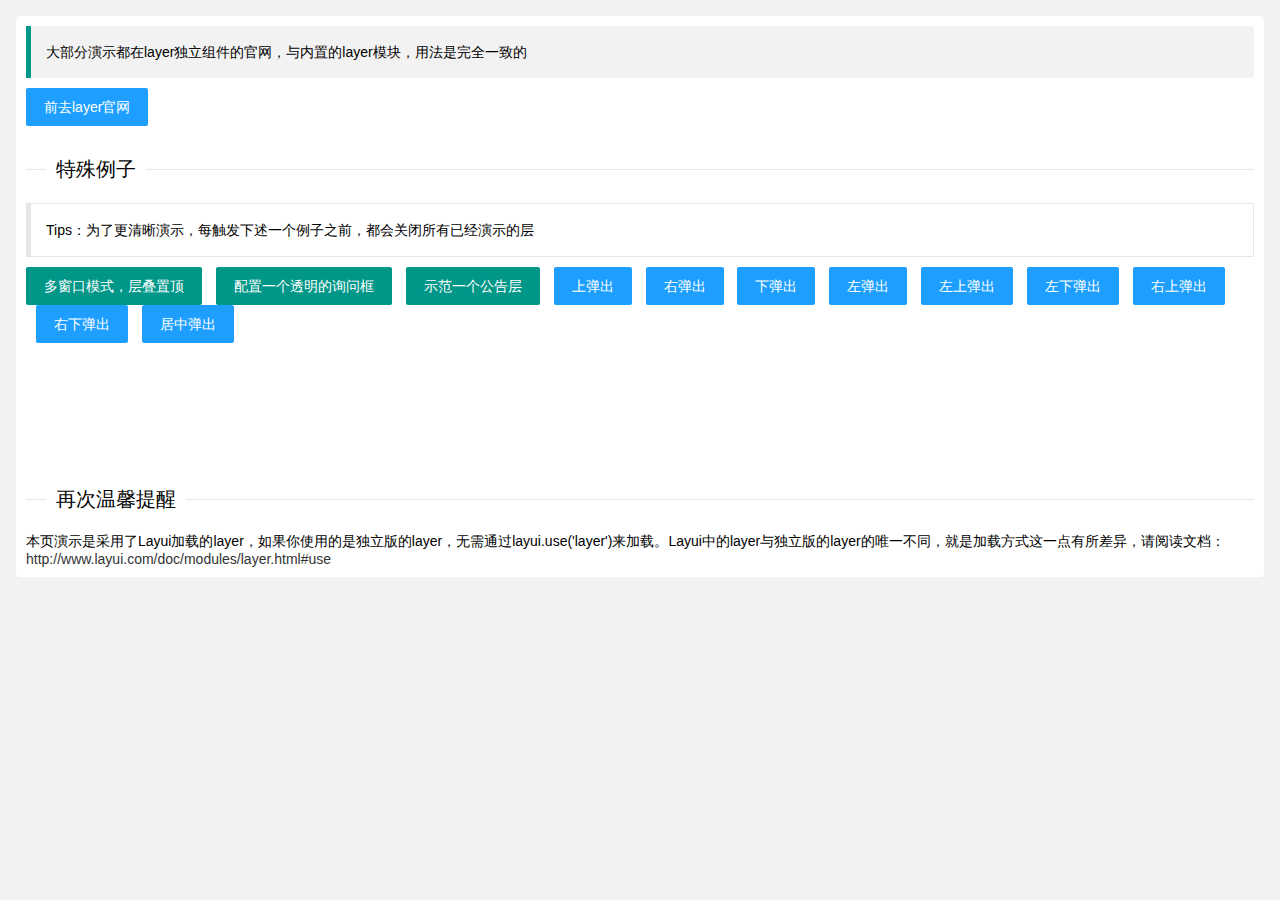
<file: libraryproject/target/libraryprojects-1.0-SNAPSHOT/page/layer.html>
<!DOCTYPE html>
<html>
<head>
    <meta charset="utf-8">
    <title>layui</title>
    <meta name="renderer" content="webkit">
    <meta http-equiv="X-UA-Compatible" content="IE=edge,chrome=1">
    <meta name="viewport" content="width=device-width, initial-scale=1, maximum-scale=1">
    <link rel="stylesheet" href="../lib/layui-v2.5.5/css/layui.css" media="all">
    <link rel="stylesheet" href="../css/public.css" media="all">
</head>
<body>
<div class="layuimini-container">
    <div class="layuimini-main">
        <blockquote class="layui-elem-quote">
            大部分演示都在layer独立组件的官网，与内置的layer模块，用法是完全一致的
        </blockquote>
        <a class="layui-btn layui-btn-normal" href="http://layer.layui.com/" target="_blank">前去layer官网</a>

        <fieldset class="layui-elem-field layui-field-title site-demo-button" style="margin-top: 30px;">
            <legend>特殊例子</legend>
        </fieldset>

        <div class="site-demo-button" id="layerDemo" style="margin-bottom: 0;">
            <blockquote class="layui-elem-quote layui-quote-nm">
                Tips：为了更清晰演示，每触发下述一个例子之前，都会关闭所有已经演示的层
            </blockquote>
            <button data-method="setTop" class="layui-btn">多窗口模式，层叠置顶</button>
            <button data-method="confirmTrans" class="layui-btn">配置一个透明的询问框</button>
            <button data-method="notice" class="layui-btn">示范一个公告层</button>
            <button data-method="offset" data-type="t" class="layui-btn layui-btn-normal">上弹出</button>
            <button data-method="offset" data-type="r" class="layui-btn layui-btn-normal">右弹出</button>
            <button data-method="offset" data-type="b" class="layui-btn layui-btn-normal">下弹出</button>
            <button data-method="offset" data-type="l" class="layui-btn layui-btn-normal">左弹出</button>
            <button data-method="offset" data-type="lt" class="layui-btn layui-btn-normal">左上弹出</button>
            <button data-method="offset" data-type="lb" class="layui-btn layui-btn-normal">左下弹出</button>
            <button data-method="offset" data-type="rt" class="layui-btn layui-btn-normal">右上弹出</button>
            <button data-method="offset" data-type="rb" class="layui-btn layui-btn-normal">右下弹出</button>
            <button data-method="offset" data-type="auto" class="layui-btn layui-btn-normal">居中弹出</button>
        </div>

        <!-- 示例-970 -->
        <ins class="adsbygoogle" style="display:inline-block;width:970px;height:90px" data-ad-client="ca-pub-6111334333458862" data-ad-slot="3820120620"></ins>

        <fieldset class="layui-elem-field layui-field-title" style="margin-top: 50px;">
            <legend>再次温馨提醒</legend>
        </fieldset>
        <p class="site-demo-text">本页演示是采用了Layui加载的layer，如果你使用的是独立版的layer，无需通过layui.use('layer')来加载。Layui中的layer与独立版的layer的唯一不同，就是加载方式这一点有所差异，请阅读文档：<a href="http://www.layui.com/doc/modules/layer.html#use" target="_blank">http://www.layui.com/doc/modules/layer.html#use</a></p>
    </div>
</div>
<script src="../lib/layui-v2.5.5/layui.js" charset="utf-8"></script>
<!-- 注意：如果你直接复制所有代码到本地，上述js路径需要改成你本地的 -->
<script>
    layui.use('layer', function () { //独立版的layer无需执行这一句
        var $ = layui.jquery, layer = layui.layer; //独立版的layer无需执行这一句

        //触发事件
        var active = {
            setTop: function () {
                var that = this;
                //多窗口模式，层叠置顶
                layer.open({
                    type: 2 //此处以iframe举例
                    , title: '当你选择该窗体时，即会在最顶端'
                    , area: ['390px', '260px']
                    , shade: 0
                    , maxmin: true
                    , offset: [ //为了演示，随机坐标
                        Math.random() * ($(window).height() - 300)
                        , Math.random() * ($(window).width() - 390)
                    ]
                    , content: '//layer.layui.com/test/settop.html'
                    , btn: ['继续弹出', '全部关闭'] //只是为了演示
                    , yes: function () {
                        $(that).click();
                    }
                    , btn2: function () {
                        layer.closeAll();
                    }

                    , zIndex: layer.zIndex //重点1
                    , success: function (layero) {
                        layer.setTop(layero); //重点2
                    }
                });
            }
            , confirmTrans: function () {
                //配置一个透明的询问框
                layer.msg('大部分参数都是可以公用的<br>合理搭配，展示不一样的风格', {
                    time: 20000, //20s后自动关闭
                    btn: ['明白了', '知道了', '哦']
                });
            }
            , notice: function () {
                //示范一个公告层
                layer.open({
                    type: 1
                    , title: false //不显示标题栏
                    , closeBtn: false
                    , area: '300px;'
                    , shade: 0.8
                    , id: 'LAY_layuipro' //设定一个id，防止重复弹出
                    , btn: ['火速围观', '残忍拒绝']
                    , btnAlign: 'c'
                    , moveType: 1 //拖拽模式，0或者1
                    , content: '<div style="padding: 50px; line-height: 22px; background-color: #393D49; color: #fff; font-weight: 300;">你知道吗？亲！<br>layer ≠ layui<br><br>layer只是作为Layui的一个弹层模块，由于其用户基数较大，所以常常会有人以为layui是layerui<br><br>layer虽然已被 Layui 收编为内置的弹层模块，但仍然会作为一个独立组件全力维护、升级。<br><br>我们此后的征途是星辰大海 ^_^</div>'
                    , success: function (layero) {
                        var btn = layero.find('.layui-layer-btn');
                        btn.find('.layui-layer-btn0').attr({
                            href: 'http://www.layui.com/'
                            , target: '_blank'
                        });
                    }
                });
            }
            , offset: function (othis) {
                var type = othis.data('type')
                    , text = othis.text();

                layer.open({
                    type: 1
                    , offset: type //具体配置参考：http://www.layui.com/doc/modules/layer.html#offset
                    , id: 'layerDemo' + type //防止重复弹出
                    , content: '<div style="padding: 20px 100px;">' + text + '</div>'
                    , btn: '关闭全部'
                    , btnAlign: 'c' //按钮居中
                    , shade: 0 //不显示遮罩
                    , yes: function () {
                        layer.closeAll();
                    }
                });
            }
        };

        $('#layerDemo .layui-btn').on('click', function () {
            var othis = $(this), method = othis.data('method');
            active[method] ? active[method].call(this, othis) : '';
        });

    });
</script>

</body>
</html>
</file>
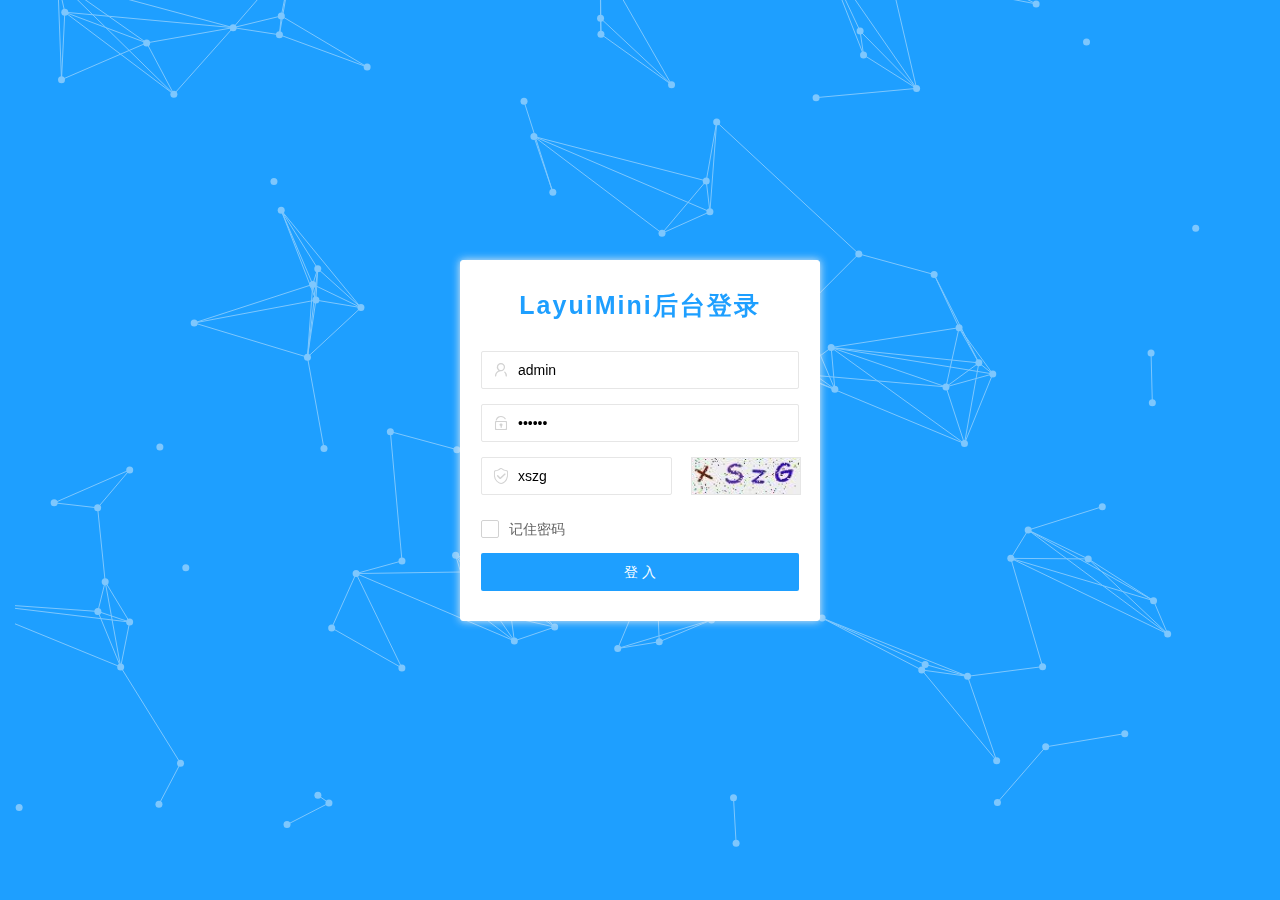
<file: libraryproject/target/libraryprojects-1.0-SNAPSHOT/page/login-1.html>
<!DOCTYPE html>
<html>
<head>
    <meta charset="UTF-8">
    <title>后台管理-登陆</title>
    <meta http-equiv="X-UA-Compatible" content="IE=edge,chrome=1">
    <meta http-equiv="Access-Control-Allow-Origin" content="*">
    <meta name="viewport" content="width=device-width, initial-scale=1, maximum-scale=1">
    <meta name="apple-mobile-web-app-status-bar-style" content="black">
    <meta name="apple-mobile-web-app-capable" content="yes">
    <meta name="format-detection" content="telephone=no">
    <link rel="stylesheet" href="../lib/layui-v2.5.5/css/layui.css" media="all">
    <!--[if lt IE 9]>
    <script src="https://cdn.staticfile.org/html5shiv/r29/html5.min.js"></script>
    <script src="https://cdn.staticfile.org/respond.js/1.4.2/respond.min.js"></script>
    <![endif]-->
    <style>
        html, body {width: 100%;height: 100%;overflow: hidden}
        body {background: #1E9FFF;}
        body:after {content:'';background-repeat:no-repeat;background-size:cover;-webkit-filter:blur(3px);-moz-filter:blur(3px);-o-filter:blur(3px);-ms-filter:blur(3px);filter:blur(3px);position:absolute;top:0;left:0;right:0;bottom:0;z-index:-1;}
        .layui-container {width: 100%;height: 100%;overflow: hidden}
        .admin-login-background {width:360px;height:300px;position:absolute;left:50%;top:40%;margin-left:-180px;margin-top:-100px;}
        .logo-title {text-align:center;letter-spacing:2px;padding:14px 0;}
        .logo-title h1 {color:#1E9FFF;font-size:25px;font-weight:bold;}
        .login-form {background-color:#fff;border:1px solid #fff;border-radius:3px;padding:14px 20px;box-shadow:0 0 8px #eeeeee;}
        .login-form .layui-form-item {position:relative;}
        .login-form .layui-form-item label {position:absolute;left:1px;top:1px;width:38px;line-height:36px;text-align:center;color:#d2d2d2;}
        .login-form .layui-form-item input {padding-left:36px;}
        .captcha {width:60%;display:inline-block;}
        .captcha-img {display:inline-block;width:34%;float:right;}
        .captcha-img img {height:34px;border:1px solid #e6e6e6;height:36px;width:100%;}
    </style>
</head>
<body>
<div class="layui-container">
    <div class="admin-login-background">
        <div class="layui-form login-form">
            <form class="layui-form" action="">
                <div class="layui-form-item logo-title">
                    <h1>LayuiMini后台登录</h1>
                </div>
                <div class="layui-form-item">
                    <label class="layui-icon layui-icon-username" for="username"></label>
                    <input type="text" name="username" lay-verify="required|account" placeholder="用户名或者邮箱" autocomplete="off" class="layui-input" value="admin">
                </div>
                <div class="layui-form-item">
                    <label class="layui-icon layui-icon-password" for="password"></label>
                    <input type="password" name="password" lay-verify="required|password" placeholder="密码" autocomplete="off" class="layui-input" value="123456">
                </div>
                <div class="layui-form-item">
                    <label class="layui-icon layui-icon-vercode" for="captcha"></label>
                    <input type="text" name="captcha" lay-verify="required|captcha" placeholder="图形验证码" autocomplete="off" class="layui-input verification captcha" value="xszg">
                    <div class="captcha-img">
                        <img id="captchaPic" src="../images/captcha.jpg">
                    </div>
                </div>
                <div class="layui-form-item">
                    <input type="checkbox" name="rememberMe" value="true" lay-skin="primary" title="记住密码">
                </div>
                <div class="layui-form-item">
                    <button class="layui-btn layui-btn layui-btn-normal layui-btn-fluid" lay-submit="" lay-filter="login">登 入</button>
                </div>
            </form>
        </div>
    </div>
</div>
<script src="../lib/jquery-3.4.1/jquery-3.4.1.min.js" charset="utf-8"></script>
<script src="../lib/layui-v2.5.5/layui.js" charset="utf-8"></script>
<script src="../lib/jq-module/jquery.particleground.min.js" charset="utf-8"></script>
<script>
    layui.use(['form'], function () {
        var form = layui.form,
            layer = layui.layer;

        // 登录过期的时候，跳出ifram框架
        if (top.location != self.location) top.location = self.location;

        // 粒子线条背景
        $(document).ready(function(){
            $('.layui-container').particleground({
                dotColor:'#7ec7fd',
                lineColor:'#7ec7fd'
            });
        });

        // 进行登录操作
        form.on('submit(login)', function (data) {
            data = data.field;
            if (data.username == '') {
                layer.msg('用户名不能为空');
                return false;
            }
            if (data.password == '') {
                layer.msg('密码不能为空');
                return false;
            }
            if (data.captcha == '') {
                layer.msg('验证码不能为空');
                return false;
            }
            layer.msg('登录成功', function () {
                window.location = '../index.html';
            });
            return false;
        });
    });
</script>
</body>
</html>
</file>
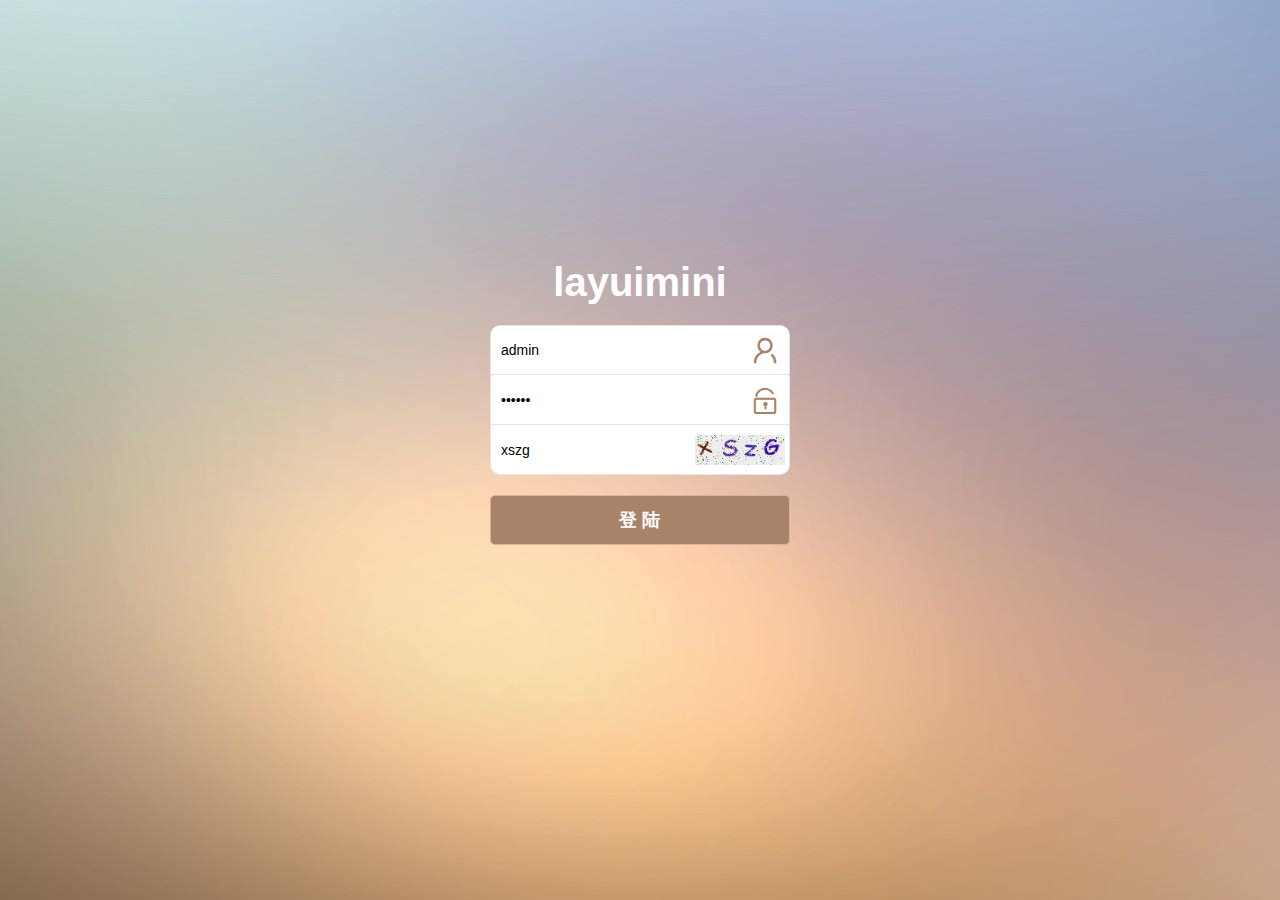
<file: libraryproject/target/libraryprojects-1.0-SNAPSHOT/page/login-2.html>
<!DOCTYPE html>
<html>
<head>
    <meta charset="UTF-8">
    <title>后台管理-登陆</title>
    <meta http-equiv="X-UA-Compatible" content="IE=edge,chrome=1">
    <meta http-equiv="Access-Control-Allow-Origin" content="*">
    <meta name="viewport" content="width=device-width, initial-scale=1, maximum-scale=1">
    <meta name="apple-mobile-web-app-status-bar-style" content="black">
    <meta name="apple-mobile-web-app-capable" content="yes">
    <meta name="format-detection" content="telephone=no">
    <link rel="stylesheet" href="../lib/layui-v2.5.5/css/layui.css" media="all">
    <!--[if lt IE 9]>
    <script src="https://cdn.staticfile.org/html5shiv/r29/html5.min.js"></script>
    <script src="https://cdn.staticfile.org/respond.js/1.4.2/respond.min.js"></script>
    <![endif]-->
    <style>
        body {background-image:url("../images/bg.jpg");height:100%;width:100%;}
        #container{height:100%;width:100%;}
        input:-webkit-autofill {-webkit-box-shadow:inset 0 0 0 1000px #fff;background-color:transparent;}
        .admin-login-background {width:300px;height:300px;position:absolute;left:50%;top:40%;margin-left:-150px;margin-top:-100px;}
        .admin-header {text-align:center;margin-bottom:20px;color:#ffffff;font-weight:bold;font-size:40px}
        .admin-input {border-top-style:none;border-right-style:solid;border-bottom-style:solid;border-left-style:solid;height:50px;width:300px;padding-bottom:0px;}
        .admin-input::-webkit-input-placeholder {color:#a78369}
        .layui-icon-username {color:#a78369 !important;}
        .layui-icon-username:hover {color:#9dadce !important;}
        .layui-icon-password {color:#a78369 !important;}
        .layui-icon-password:hover {color:#9dadce !important;}
        .admin-input-username {border-top-style:solid;border-radius:10px 10px 0 0;}
        .admin-input-verify {border-radius:0 0 10px 10px;}
        .admin-button {margin-top:20px;font-weight:bold;font-size:18px;width:300px;height:50px;border-radius:5px;background-color:#a78369;border:1px solid #d8b29f}
        .admin-icon {margin-left:260px;margin-top:10px;font-size:30px;}
        i {position:absolute;}
        .admin-captcha {position:absolute;margin-left:205px;margin-top:-40px;}
    </style>
</head>
<body>
<div id="container">
    <div></div>
    <div class="admin-login-background">
        <div class="admin-header">
            <span>layuimini</span>
        </div>
        <form class="layui-form" action="">
            <div>
                <i class="layui-icon layui-icon-username admin-icon"></i>
                <input type="text" name="username" placeholder="请输入用户名" autocomplete="off" class="layui-input admin-input admin-input-username" value="admin">
            </div>
            <div>
                <i class="layui-icon layui-icon-password admin-icon"></i>
                <input type="password" name="password" placeholder="请输入密码" autocomplete="off" class="layui-input admin-input" value="123456">
            </div>
            <div>
                <input type="text" name="captcha" placeholder="请输入验证码" autocomplete="off" class="layui-input admin-input admin-input-verify" value="xszg">
                <img class="admin-captcha" width="90" height="30" src="../images/captcha.jpg">
            </div>
            <button class="layui-btn admin-button" lay-submit="" lay-filter="login">登 陆</button>
        </form>
    </div>
</div>
<script src="../lib/layui-v2.5.5/layui.js" charset="utf-8"></script>
<script>
    layui.use(['form'], function () {
        var form = layui.form,
            layer = layui.layer;

        // 登录过期的时候，跳出ifram框架
        if (top.location != self.location) top.location = self.location;

        // 进行登录操作
        form.on('submit(login)', function (data) {
            data = data.field;
            if (data.username == '') {
                layer.msg('用户名不能为空');
                return false;
            }
            if (data.password == '') {
                layer.msg('密码不能为空');
                return false;
            }
            if (data.captcha == '') {
                layer.msg('验证码不能为空');
                return false;
            }
            layer.msg('登录成功', function () {
                window.location = '../index.html';
            });
            return false;
        });
    });
</script>
</body>
</html>
</file>
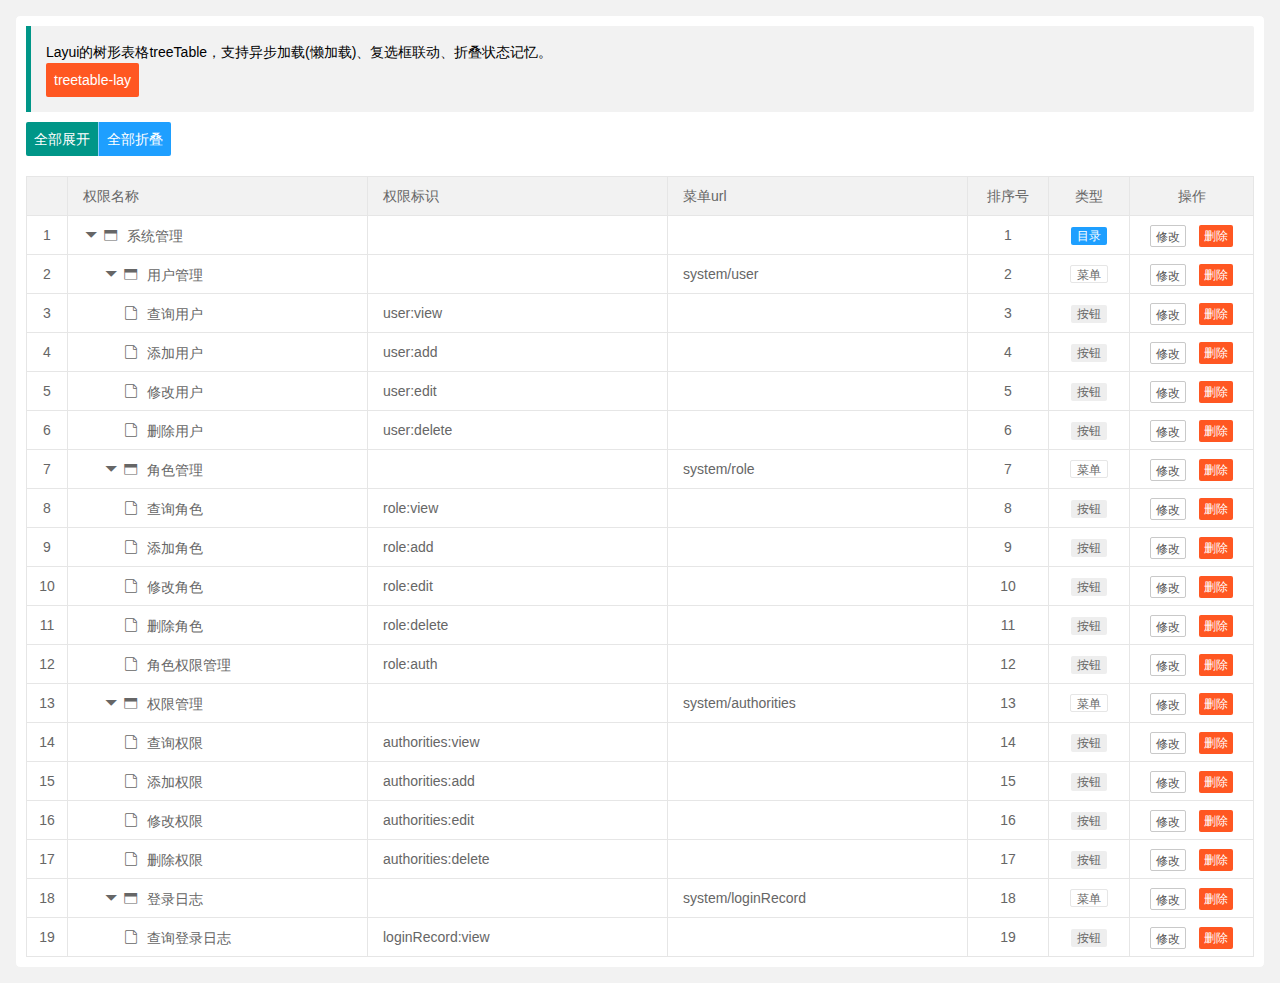
<file: libraryproject/target/libraryprojects-1.0-SNAPSHOT/page/menu.html>
<!DOCTYPE html>
<html lang="en">
<head>
    <meta charset="UTF-8">
    <title>menu</title>
    <link rel="stylesheet" href="../lib/layui-v2.5.5/css/layui.css" media="all">
    <link rel="stylesheet" href="../css/public.css" media="all">
    <style>
        .layui-btn:not(.layui-btn-lg ):not(.layui-btn-sm):not(.layui-btn-xs) {
            height: 34px;
            line-height: 34px;
            padding: 0 8px;
        }
    </style>
</head>
<body>
<div class="layuimini-container">
    <div class="layuimini-main">
        <blockquote class="layui-elem-quote">
            Layui的树形表格treeTable，支持异步加载(懒加载)、复选框联动、折叠状态记忆。<br>
            <a href="https://gitee.com/whvse/treetable-lay" target="_blank" class="layui-btn layui-btn-danger">treetable-lay</a>
        </blockquote>
        <div>
            <div class="layui-btn-group">
                <button class="layui-btn" id="btn-expand">全部展开</button>
                <button class="layui-btn layui-btn-normal" id="btn-fold">全部折叠</button>
            </div>
            <table id="munu-table" class="layui-table" lay-filter="munu-table"></table>
        </div>
    </div>
</div>
<!-- 操作列 -->
<script type="text/html" id="auth-state">
    <a class="layui-btn layui-btn-primary layui-btn-xs" lay-event="edit">修改</a>
    <a class="layui-btn layui-btn-danger layui-btn-xs" lay-event="del">删除</a>
</script>

<script src="../lib/layui-v2.5.5/layui.js" charset="utf-8"></script>
<script src="../js/lay-config.js?v=1.0.4" charset="utf-8"></script>
<script>
    layui.use(['table', 'treetable'], function () {
        var $ = layui.jquery;
        var table = layui.table;
        var treetable = layui.treetable;

        // 渲染表格
        layer.load(2);
        treetable.render({
            treeColIndex: 1,
            treeSpid: -1,
            treeIdName: 'authorityId',
            treePidName: 'parentId',
            elem: '#munu-table',
            url: '../api/menus.json',
            page: false,
            cols: [[
                {type: 'numbers'},
                {field: 'authorityName', minWidth: 200, title: '权限名称'},
                {field: 'authority', title: '权限标识'},
                {field: 'menuUrl', title: '菜单url'},
                {field: 'orderNumber', width: 80, align: 'center', title: '排序号'},
                {
                    field: 'isMenu', width: 80, align: 'center', templet: function (d) {
                        if (d.isMenu == 1) {
                            return '<span class="layui-badge layui-bg-gray">按钮</span>';
                        }
                        if (d.parentId == -1) {
                            return '<span class="layui-badge layui-bg-blue">目录</span>';
                        } else {
                            return '<span class="layui-badge-rim">菜单</span>';
                        }
                    }, title: '类型'
                },
                {templet: '#auth-state', width: 120, align: 'center', title: '操作'}
            ]],
            done: function () {
                layer.closeAll('loading');
            }
        });

        $('#btn-expand').click(function () {
            treetable.expandAll('#munu-table');
        });

        $('#btn-fold').click(function () {
            treetable.foldAll('#munu-table');
        });

        //监听工具条
        table.on('tool(munu-table)', function (obj) {
            var data = obj.data;
            var layEvent = obj.event;

            if (layEvent === 'del') {
                layer.msg('删除' + data.id);
            } else if (layEvent === 'edit') {
                layer.msg('修改' + data.id);
            }
        });
    });
</script>
</body>
</html>
</file>
<file: libraryproject/target/libraryprojects-1.0-SNAPSHOT/lib/layui-v2.5.5/css/layui.css>
/** layui-v2.5.5 MIT License By https://www.layui.com */
 .layui-inline,img{display:inline-block;vertical-align:middle}h1,h2,h3,h4,h5,h6{font-weight:400}.layui-edge,.layui-header,.layui-inline,.layui-main{position:relative}.layui-body,.layui-edge,.layui-elip{overflow:hidden}.layui-btn,.layui-edge,.layui-inline,img{vertical-align:middle}.layui-btn,.layui-disabled,.layui-icon,.layui-unselect{-moz-user-select:none;-webkit-user-select:none;-ms-user-select:none}.layui-elip,.layui-form-checkbox span,.layui-form-pane .layui-form-label{text-overflow:ellipsis;white-space:nowrap}.layui-breadcrumb,.layui-tree-btnGroup{visibility:hidden}blockquote,body,button,dd,div,dl,dt,form,h1,h2,h3,h4,h5,h6,input,li,ol,p,pre,td,textarea,th,ul{margin:0;padding:0;-webkit-tap-highlight-color:rgba(0,0,0,0)}a:active,a:hover{outline:0}img{border:none}li{list-style:none}table{border-collapse:collapse;border-spacing:0}h4,h5,h6{font-size:100%}button,input,optgroup,option,select,textarea{font-family:inherit;font-size:inherit;font-style:inherit;font-weight:inherit;outline:0}pre{white-space:pre-wrap;white-space:-moz-pre-wrap;white-space:-pre-wrap;white-space:-o-pre-wrap;word-wrap:break-word}body{line-height:24px;font:14px Helvetica Neue,Helvetica,PingFang SC,Tahoma,Arial,sans-serif}hr{height:1px;margin:10px 0;border:0;clear:both}a{color:#333;text-decoration:none}a:hover{color:#777}a cite{font-style:normal;*cursor:pointer}.layui-border-box,.layui-border-box *{box-sizing:border-box}.layui-box,.layui-box *{box-sizing:content-box}.layui-clear{clear:both;*zoom:1}.layui-clear:after{content:'\20';clear:both;*zoom:1;display:block;height:0}.layui-inline{*display:inline;*zoom:1}.layui-edge{display:inline-block;width:0;height:0;border-width:6px;border-style:dashed;border-color:transparent}.layui-edge-top{top:-4px;border-bottom-color:#999;border-bottom-style:solid}.layui-edge-right{border-left-color:#999;border-left-style:solid}.layui-edge-bottom{top:2px;border-top-color:#999;border-top-style:solid}.layui-edge-left{border-right-color:#999;border-right-style:solid}.layui-disabled,.layui-disabled:hover{color:#d2d2d2!important;cursor:not-allowed!important}.layui-circle{border-radius:100%}.layui-show{display:block!important}.layui-hide{display:none!important}@font-face{font-family:layui-icon;src:url(../font/iconfont.eot?v=250);src:url(../font/iconfont.eot?v=250#iefix) format('embedded-opentype'),url(../font/iconfont.woff2?v=250) format('woff2'),url(../font/iconfont.woff?v=250) format('woff'),url(../font/iconfont.ttf?v=250) format('truetype'),url(../font/iconfont.svg?v=250#layui-icon) format('svg')}.layui-icon{font-family:layui-icon!important;font-size:16px;font-style:normal;-webkit-font-smoothing:antialiased;-moz-osx-font-smoothing:grayscale}.layui-icon-reply-fill:before{content:"\e611"}.layui-icon-set-fill:before{content:"\e614"}.layui-icon-menu-fill:before{content:"\e60f"}.layui-icon-search:before{content:"\e615"}.layui-icon-share:before{content:"\e641"}.layui-icon-set-sm:before{content:"\e620"}.layui-icon-engine:before{content:"\e628"}.layui-icon-close:before{content:"\1006"}.layui-icon-close-fill:before{content:"\1007"}.layui-icon-chart-screen:before{content:"\e629"}.layui-icon-star:before{content:"\e600"}.layui-icon-circle-dot:before{content:"\e617"}.layui-icon-chat:before{content:"\e606"}.layui-icon-release:before{content:"\e609"}.layui-icon-list:before{content:"\e60a"}.layui-icon-chart:before{content:"\e62c"}.layui-icon-ok-circle:before{content:"\1005"}.layui-icon-layim-theme:before{content:"\e61b"}.layui-icon-table:before{content:"\e62d"}.layui-icon-right:before{content:"\e602"}.layui-icon-left:before{content:"\e603"}.layui-icon-cart-simple:before{content:"\e698"}.layui-icon-face-cry:before{content:"\e69c"}.layui-icon-face-smile:before{content:"\e6af"}.layui-icon-survey:before{content:"\e6b2"}.layui-icon-tree:before{content:"\e62e"}.layui-icon-upload-circle:before{content:"\e62f"}.layui-icon-add-circle:before{content:"\e61f"}.layui-icon-download-circle:before{content:"\e601"}.layui-icon-templeate-1:before{content:"\e630"}.layui-icon-util:before{content:"\e631"}.layui-icon-face-surprised:before{content:"\e664"}.layui-icon-edit:before{content:"\e642"}.layui-icon-speaker:before{content:"\e645"}.layui-icon-down:before{content:"\e61a"}.layui-icon-file:before{content:"\e621"}.layui-icon-layouts:before{content:"\e632"}.layui-icon-rate-half:before{content:"\e6c9"}.layui-icon-add-circle-fine:before{content:"\e608"}.layui-icon-prev-circle:before{content:"\e633"}.layui-icon-read:before{content:"\e705"}.layui-icon-404:before{content:"\e61c"}.layui-icon-carousel:before{content:"\e634"}.layui-icon-help:before{content:"\e607"}.layui-icon-code-circle:before{content:"\e635"}.layui-icon-water:before{content:"\e636"}.layui-icon-username:before{content:"\e66f"}.layui-icon-find-fill:before{content:"\e670"}.layui-icon-about:before{content:"\e60b"}.layui-icon-location:before{content:"\e715"}.layui-icon-up:before{content:"\e619"}.layui-icon-pause:before{content:"\e651"}.layui-icon-date:before{content:"\e637"}.layui-icon-layim-uploadfile:before{content:"\e61d"}.layui-icon-delete:before{content:"\e640"}.layui-icon-play:before{content:"\e652"}.layui-icon-top:before{content:"\e604"}.layui-icon-friends:before{content:"\e612"}.layui-icon-refresh-3:before{content:"\e9aa"}.layui-icon-ok:before{content:"\e605"}.layui-icon-layer:before{content:"\e638"}.layui-icon-face-smile-fine:before{content:"\e60c"}.layui-icon-dollar:before{content:"\e659"}.layui-icon-group:before{content:"\e613"}.layui-icon-layim-download:before{content:"\e61e"}.layui-icon-picture-fine:before{content:"\e60d"}.layui-icon-link:before{content:"\e64c"}.layui-icon-diamond:before{content:"\e735"}.layui-icon-log:before{content:"\e60e"}.layui-icon-rate-solid:before{content:"\e67a"}.layui-icon-fonts-del:before{content:"\e64f"}.layui-icon-unlink:before{content:"\e64d"}.layui-icon-fonts-clear:before{content:"\e639"}.layui-icon-triangle-r:before{content:"\e623"}.layui-icon-circle:before{content:"\e63f"}.layui-icon-radio:before{content:"\e643"}.layui-icon-align-center:before{content:"\e647"}.layui-icon-align-right:before{content:"\e648"}.layui-icon-align-left:before{content:"\e649"}.layui-icon-loading-1:before{content:"\e63e"}.layui-icon-return:before{content:"\e65c"}.layui-icon-fonts-strong:before{content:"\e62b"}.layui-icon-upload:before{content:"\e67c"}.layui-icon-dialogue:before{content:"\e63a"}.layui-icon-video:before{content:"\e6ed"}.layui-icon-headset:before{content:"\e6fc"}.layui-icon-cellphone-fine:before{content:"\e63b"}.layui-icon-add-1:before{content:"\e654"}.layui-icon-face-smile-b:before{content:"\e650"}.layui-icon-fonts-html:before{content:"\e64b"}.layui-icon-form:before{content:"\e63c"}.layui-icon-cart:before{content:"\e657"}.layui-icon-camera-fill:before{content:"\e65d"}.layui-icon-tabs:before{content:"\e62a"}.layui-icon-fonts-code:before{content:"\e64e"}.layui-icon-fire:before{content:"\e756"}.layui-icon-set:before{content:"\e716"}.layui-icon-fonts-u:before{content:"\e646"}.layui-icon-triangle-d:before{content:"\e625"}.layui-icon-tips:before{content:"\e702"}.layui-icon-picture:before{content:"\e64a"}.layui-icon-more-vertical:before{content:"\e671"}.layui-icon-flag:before{content:"\e66c"}.layui-icon-loading:before{content:"\e63d"}.layui-icon-fonts-i:before{content:"\e644"}.layui-icon-refresh-1:before{content:"\e666"}.layui-icon-rmb:before{content:"\e65e"}.layui-icon-home:before{content:"\e68e"}.layui-icon-user:before{content:"\e770"}.layui-icon-notice:before{content:"\e667"}.layui-icon-login-weibo:before{content:"\e675"}.layui-icon-voice:before{content:"\e688"}.layui-icon-upload-drag:before{content:"\e681"}.layui-icon-login-qq:before{content:"\e676"}.layui-icon-snowflake:before{content:"\e6b1"}.layui-icon-file-b:before{content:"\e655"}.layui-icon-template:before{content:"\e663"}.layui-icon-auz:before{content:"\e672"}.layui-icon-console:before{content:"\e665"}.layui-icon-app:before{content:"\e653"}.layui-icon-prev:before{content:"\e65a"}.layui-icon-website:before{content:"\e7ae"}.layui-icon-next:before{content:"\e65b"}.layui-icon-component:before{content:"\e857"}.layui-icon-more:before{content:"\e65f"}.layui-icon-login-wechat:before{content:"\e677"}.layui-icon-shrink-right:before{content:"\e668"}.layui-icon-spread-left:before{content:"\e66b"}.layui-icon-camera:before{content:"\e660"}.layui-icon-note:before{content:"\e66e"}.layui-icon-refresh:before{content:"\e669"}.layui-icon-female:before{content:"\e661"}.layui-icon-male:before{content:"\e662"}.layui-icon-password:before{content:"\e673"}.layui-icon-senior:before{content:"\e674"}.layui-icon-theme:before{content:"\e66a"}.layui-icon-tread:before{content:"\e6c5"}.layui-icon-praise:before{content:"\e6c6"}.layui-icon-star-fill:before{content:"\e658"}.layui-icon-rate:before{content:"\e67b"}.layui-icon-template-1:before{content:"\e656"}.layui-icon-vercode:before{content:"\e679"}.layui-icon-cellphone:before{content:"\e678"}.layui-icon-screen-full:before{content:"\e622"}.layui-icon-screen-restore:before{content:"\e758"}.layui-icon-cols:before{content:"\e610"}.layui-icon-export:before{content:"\e67d"}.layui-icon-print:before{content:"\e66d"}.layui-icon-slider:before{content:"\e714"}.layui-icon-addition:before{content:"\e624"}.layui-icon-subtraction:before{content:"\e67e"}.layui-icon-service:before{content:"\e626"}.layui-icon-transfer:before{content:"\e691"}.layui-main{width:1140px;margin:0 auto}.layui-header{z-index:1000;height:60px}.layui-header a:hover{transition:all .5s;-webkit-transition:all .5s}.layui-side{position:fixed;left:0;top:0;bottom:0;z-index:999;width:200px;overflow-x:hidden}.layui-side-scroll{position:relative;width:220px;height:100%;overflow-x:hidden}.layui-body{position:absolute;left:200px;right:0;top:0;bottom:0;z-index:998;width:auto;overflow-y:auto;box-sizing:border-box}.layui-layout-body{overflow:hidden}.layui-layout-admin .layui-header{background-color:#23262E}.layui-layout-admin .layui-side{top:60px;width:200px;overflow-x:hidden}.layui-layout-admin .layui-body{position:fixed;top:60px;bottom:44px}.layui-layout-admin .layui-main{width:auto;margin:0 15px}.layui-layout-admin .layui-footer{position:fixed;left:200px;right:0;bottom:0;height:44px;line-height:44px;padding:0 15px;background-color:#eee}.layui-layout-admin .layui-logo{position:absolute;left:0;top:0;width:200px;height:100%;line-height:60px;text-align:center;color:#009688;font-size:16px}.layui-layout-admin .layui-header .layui-nav{background:0 0}.layui-layout-left{position:absolute!important;left:200px;top:0}.layui-layout-right{position:absolute!important;right:0;top:0}.layui-container{position:relative;margin:0 auto;padding:0 15px;box-sizing:border-box}.layui-fluid{position:relative;margin:0 auto;padding:0 15px}.layui-row:after,.layui-row:before{content:'';display:block;clear:both}.layui-col-lg1,.layui-col-lg10,.layui-col-lg11,.layui-col-lg12,.layui-col-lg2,.layui-col-lg3,.layui-col-lg4,.layui-col-lg5,.layui-col-lg6,.layui-col-lg7,.layui-col-lg8,.layui-col-lg9,.layui-col-md1,.layui-col-md10,.layui-col-md11,.layui-col-md12,.layui-col-md2,.layui-col-md3,.layui-col-md4,.layui-col-md5,.layui-col-md6,.layui-col-md7,.layui-col-md8,.layui-col-md9,.layui-col-sm1,.layui-col-sm10,.layui-col-sm11,.layui-col-sm12,.layui-col-sm2,.layui-col-sm3,.layui-col-sm4,.layui-col-sm5,.layui-col-sm6,.layui-col-sm7,.layui-col-sm8,.layui-col-sm9,.layui-col-xs1,.layui-col-xs10,.layui-col-xs11,.layui-col-xs12,.layui-col-xs2,.layui-col-xs3,.layui-col-xs4,.layui-col-xs5,.layui-col-xs6,.layui-col-xs7,.layui-col-xs8,.layui-col-xs9{position:relative;display:block;box-sizing:border-box}.layui-col-xs1,.layui-col-xs10,.layui-col-xs11,.layui-col-xs12,.layui-col-xs2,.layui-col-xs3,.layui-col-xs4,.layui-col-xs5,.layui-col-xs6,.layui-col-xs7,.layui-col-xs8,.layui-col-xs9{float:left}.layui-col-xs1{width:8.33333333%}.layui-col-xs2{width:16.66666667%}.layui-col-xs3{width:25%}.layui-col-xs4{width:33.33333333%}.layui-col-xs5{width:41.66666667%}.layui-col-xs6{width:50%}.layui-col-xs7{width:58.33333333%}.layui-col-xs8{width:66.66666667%}.layui-col-xs9{width:75%}.layui-col-xs10{width:83.33333333%}.layui-col-xs11{width:91.66666667%}.layui-col-xs12{width:100%}.layui-col-xs-offset1{margin-left:8.33333333%}.layui-col-xs-offset2{margin-left:16.66666667%}.layui-col-xs-offset3{margin-left:25%}.layui-col-xs-offset4{margin-left:33.33333333%}.layui-col-xs-offset5{margin-left:41.66666667%}.layui-col-xs-offset6{margin-left:50%}.layui-col-xs-offset7{margin-left:58.33333333%}.layui-col-xs-offset8{margin-left:66.66666667%}.layui-col-xs-offset9{margin-left:75%}.layui-col-xs-offset10{margin-left:83.33333333%}.layui-col-xs-offset11{margin-left:91.66666667%}.layui-col-xs-offset12{margin-left:100%}@media screen and (max-width:768px){.layui-hide-xs{display:none!important}.layui-show-xs-block{display:block!important}.layui-show-xs-inline{display:inline!important}.layui-show-xs-inline-block{display:inline-block!important}}@media screen and (min-width:768px){.layui-container{width:750px}.layui-hide-sm{display:none!important}.layui-show-sm-block{display:block!important}.layui-show-sm-inline{display:inline!important}.layui-show-sm-inline-block{display:inline-block!important}.layui-col-sm1,.layui-col-sm10,.layui-col-sm11,.layui-col-sm12,.layui-col-sm2,.layui-col-sm3,.layui-col-sm4,.layui-col-sm5,.layui-col-sm6,.layui-col-sm7,.layui-col-sm8,.layui-col-sm9{float:left}.layui-col-sm1{width:8.33333333%}.layui-col-sm2{width:16.66666667%}.layui-col-sm3{width:25%}.layui-col-sm4{width:33.33333333%}.layui-col-sm5{width:41.66666667%}.layui-col-sm6{width:50%}.layui-col-sm7{width:58.33333333%}.layui-col-sm8{width:66.66666667%}.layui-col-sm9{width:75%}.layui-col-sm10{width:83.33333333%}.layui-col-sm11{width:91.66666667%}.layui-col-sm12{width:100%}.layui-col-sm-offset1{margin-left:8.33333333%}.layui-col-sm-offset2{margin-left:16.66666667%}.layui-col-sm-offset3{margin-left:25%}.layui-col-sm-offset4{margin-left:33.33333333%}.layui-col-sm-offset5{margin-left:41.66666667%}.layui-col-sm-offset6{margin-left:50%}.layui-col-sm-offset7{margin-left:58.33333333%}.layui-col-sm-offset8{margin-left:66.66666667%}.layui-col-sm-offset9{margin-left:75%}.layui-col-sm-offset10{margin-left:83.33333333%}.layui-col-sm-offset11{margin-left:91.66666667%}.layui-col-sm-offset12{margin-left:100%}}@media screen and (min-width:992px){.layui-container{width:970px}.layui-hide-md{display:none!important}.layui-show-md-block{display:block!important}.layui-show-md-inline{display:inline!important}.layui-show-md-inline-block{display:inline-block!important}.layui-col-md1,.layui-col-md10,.layui-col-md11,.layui-col-md12,.layui-col-md2,.layui-col-md3,.layui-col-md4,.layui-col-md5,.layui-col-md6,.layui-col-md7,.layui-col-md8,.layui-col-md9{float:left}.layui-col-md1{width:8.33333333%}.layui-col-md2{width:16.66666667%}.layui-col-md3{width:25%}.layui-col-md4{width:33.33333333%}.layui-col-md5{width:41.66666667%}.layui-col-md6{width:50%}.layui-col-md7{width:58.33333333%}.layui-col-md8{width:66.66666667%}.layui-col-md9{width:75%}.layui-col-md10{width:83.33333333%}.layui-col-md11{width:91.66666667%}.layui-col-md12{width:100%}.layui-col-md-offset1{margin-left:8.33333333%}.layui-col-md-offset2{margin-left:16.66666667%}.layui-col-md-offset3{margin-left:25%}.layui-col-md-offset4{margin-left:33.33333333%}.layui-col-md-offset5{margin-left:41.66666667%}.layui-col-md-offset6{margin-left:50%}.layui-col-md-offset7{margin-left:58.33333333%}.layui-col-md-offset8{margin-left:66.66666667%}.layui-col-md-offset9{margin-left:75%}.layui-col-md-offset10{margin-left:83.33333333%}.layui-col-md-offset11{margin-left:91.66666667%}.layui-col-md-offset12{margin-left:100%}}@media screen and (min-width:1200px){.layui-container{width:1170px}.layui-hide-lg{display:none!important}.layui-show-lg-block{display:block!important}.layui-show-lg-inline{display:inline!important}.layui-show-lg-inline-block{display:inline-block!important}.layui-col-lg1,.layui-col-lg10,.layui-col-lg11,.layui-col-lg12,.layui-col-lg2,.layui-col-lg3,.layui-col-lg4,.layui-col-lg5,.layui-col-lg6,.layui-col-lg7,.layui-col-lg8,.layui-col-lg9{float:left}.layui-col-lg1{width:8.33333333%}.layui-col-lg2{width:16.66666667%}.layui-col-lg3{width:25%}.layui-col-lg4{width:33.33333333%}.layui-col-lg5{width:41.66666667%}.layui-col-lg6{width:50%}.layui-col-lg7{width:58.33333333%}.layui-col-lg8{width:66.66666667%}.layui-col-lg9{width:75%}.layui-col-lg10{width:83.33333333%}.layui-col-lg11{width:91.66666667%}.layui-col-lg12{width:100%}.layui-col-lg-offset1{margin-left:8.33333333%}.layui-col-lg-offset2{margin-left:16.66666667%}.layui-col-lg-offset3{margin-left:25%}.layui-col-lg-offset4{margin-left:33.33333333%}.layui-col-lg-offset5{margin-left:41.66666667%}.layui-col-lg-offset6{margin-left:50%}.layui-col-lg-offset7{margin-left:58.33333333%}.layui-col-lg-offset8{margin-left:66.66666667%}.layui-col-lg-offset9{margin-left:75%}.layui-col-lg-offset10{margin-left:83.33333333%}.layui-col-lg-offset11{margin-left:91.66666667%}.layui-col-lg-offset12{margin-left:100%}}.layui-col-space1{margin:-.5px}.layui-col-space1>*{padding:.5px}.layui-col-space3{margin:-1.5px}.layui-col-space3>*{padding:1.5px}.layui-col-space5{margin:-2.5px}.layui-col-space5>*{padding:2.5px}.layui-col-space8{margin:-3.5px}.layui-col-space8>*{padding:3.5px}.layui-col-space10{margin:-5px}.layui-col-space10>*{padding:5px}.layui-col-space12{margin:-6px}.layui-col-space12>*{padding:6px}.layui-col-space15{margin:-7.5px}.layui-col-space15>*{padding:7.5px}.layui-col-space18{margin:-9px}.layui-col-space18>*{padding:9px}.layui-col-space20{margin:-10px}.layui-col-space20>*{padding:10px}.layui-col-space22{margin:-11px}.layui-col-space22>*{padding:11px}.layui-col-space25{margin:-12.5px}.layui-col-space25>*{padding:12.5px}.layui-col-space30{margin:-15px}.layui-col-space30>*{padding:15px}.layui-btn,.layui-input,.layui-select,.layui-textarea,.layui-upload-button{outline:0;-webkit-appearance:none;transition:all .3s;-webkit-transition:all .3s;box-sizing:border-box}.layui-elem-quote{margin-bottom:10px;padding:15px;line-height:22px;border-left:5px solid #009688;border-radius:0 2px 2px 0;background-color:#f2f2f2}.layui-quote-nm{border-style:solid;border-width:1px 1px 1px 5px;background:0 0}.layui-elem-field{margin-bottom:10px;padding:0;border-width:1px;border-style:solid}.layui-elem-field legend{margin-left:20px;padding:0 10px;font-size:20px;font-weight:300}.layui-field-title{margin:10px 0 20px;border-width:1px 0 0}.layui-field-box{padding:10px 15px}.layui-field-title .layui-field-box{padding:10px 0}.layui-progress{position:relative;height:6px;border-radius:20px;background-color:#e2e2e2}.layui-progress-bar{position:absolute;left:0;top:0;width:0;max-width:100%;height:6px;border-radius:20px;text-align:right;background-color:#5FB878;transition:all .3s;-webkit-transition:all .3s}.layui-progress-big,.layui-progress-big .layui-progress-bar{height:18px;line-height:18px}.layui-progress-text{position:relative;top:-20px;line-height:18px;font-size:12px;color:#666}.layui-progress-big .layui-progress-text{position:static;padding:0 10px;color:#fff}.layui-collapse{border-width:1px;border-style:solid;border-radius:2px}.layui-colla-content,.layui-colla-item{border-top-width:1px;border-top-style:solid}.layui-colla-item:first-child{border-top:none}.layui-colla-title{position:relative;height:42px;line-height:42px;padding:0 15px 0 35px;color:#333;background-color:#f2f2f2;cursor:pointer;font-size:14px;overflow:hidden}.layui-colla-content{display:none;padding:10px 15px;line-height:22px;color:#666}.layui-colla-icon{position:absolute;left:15px;top:0;font-size:14px}.layui-card{margin-bottom:15px;border-radius:2px;background-color:#fff;box-shadow:0 1px 2px 0 rgba(0,0,0,.05)}.layui-card:last-child{margin-bottom:0}.layui-card-header{position:relative;height:42px;line-height:42px;padding:0 15px;border-bottom:1px solid #f6f6f6;color:#333;border-radius:2px 2px 0 0;font-size:14px}.layui-bg-black,.layui-bg-blue,.layui-bg-cyan,.layui-bg-green,.layui-bg-orange,.layui-bg-red{color:#fff!important}.layui-card-body{position:relative;padding:10px 15px;line-height:24px}.layui-card-body[pad15]{padding:15px}.layui-card-body[pad20]{padding:20px}.layui-card-body .layui-table{margin:5px 0}.layui-card .layui-tab{margin:0}.layui-panel-window{position:relative;padding:15px;border-radius:0;border-top:5px solid #E6E6E6;background-color:#fff}.layui-auxiliar-moving{position:fixed;left:0;right:0;top:0;bottom:0;width:100%;height:100%;background:0 0;z-index:9999999999}.layui-form-label,.layui-form-mid,.layui-form-select,.layui-input-block,.layui-input-inline,.layui-textarea{position:relative}.layui-bg-red{background-color:#FF5722!important}.layui-bg-orange{background-color:#FFB800!important}.layui-bg-green{background-color:#009688!important}.layui-bg-cyan{background-color:#2F4056!important}.layui-bg-blue{background-color:#1E9FFF!important}.layui-bg-black{background-color:#393D49!important}.layui-bg-gray{background-color:#eee!important;color:#666!important}.layui-badge-rim,.layui-colla-content,.layui-colla-item,.layui-collapse,.layui-elem-field,.layui-form-pane .layui-form-item[pane],.layui-form-pane .layui-form-label,.layui-input,.layui-layedit,.layui-layedit-tool,.layui-quote-nm,.layui-select,.layui-tab-bar,.layui-tab-card,.layui-tab-title,.layui-tab-title .layui-this:after,.layui-textarea{border-color:#e6e6e6}.layui-timeline-item:before,hr{background-color:#e6e6e6}.layui-text{line-height:22px;font-size:14px;color:#666}.layui-text h1,.layui-text h2,.layui-text h3{font-weight:500;color:#333}.layui-text h1{font-size:30px}.layui-text h2{font-size:24px}.layui-text h3{font-size:18px}.layui-text a:not(.layui-btn){color:#01AAED}.layui-text a:not(.layui-btn):hover{text-decoration:underline}.layui-text ul{padding:5px 0 5px 15px}.layui-text ul li{margin-top:5px;list-style-type:disc}.layui-text em,.layui-word-aux{color:#999!important;padding:0 5px!important}.layui-btn{display:inline-block;height:38px;line-height:38px;padding:0 18px;background-color:#009688;color:#fff;white-space:nowrap;text-align:center;font-size:14px;border:none;border-radius:2px;cursor:pointer}.layui-btn:hover{opacity:.8;filter:alpha(opacity=80);color:#fff}.layui-btn:active{opacity:1;filter:alpha(opacity=100)}.layui-btn+.layui-btn{margin-left:10px}.layui-btn-container{font-size:0}.layui-btn-container .layui-btn{margin-right:10px;margin-bottom:10px}.layui-btn-container .layui-btn+.layui-btn{margin-left:0}.layui-table .layui-btn-container .layui-btn{margin-bottom:9px}.layui-btn-radius{border-radius:100px}.layui-btn .layui-icon{margin-right:3px;font-size:18px;vertical-align:bottom;vertical-align:middle\9}.layui-btn-primary{border:1px solid #C9C9C9;background-color:#fff;color:#555}.layui-btn-primary:hover{border-color:#009688;color:#333}.layui-btn-normal{background-color:#1E9FFF}.layui-btn-warm{background-color:#FFB800}.layui-btn-danger{background-color:#FF5722}.layui-btn-checked{background-color:#5FB878}.layui-btn-disabled,.layui-btn-disabled:active,.layui-btn-disabled:hover{border:1px solid #e6e6e6;background-color:#FBFBFB;color:#C9C9C9;cursor:not-allowed;opacity:1}.layui-btn-lg{height:44px;line-height:44px;padding:0 25px;font-size:16px}.layui-btn-sm{height:30px;line-height:30px;padding:0 10px;font-size:12px}.layui-btn-sm i{font-size:16px!important}.layui-btn-xs{height:22px;line-height:22px;padding:0 5px;font-size:12px}.layui-btn-xs i{font-size:14px!important}.layui-btn-group{display:inline-block;vertical-align:middle;font-size:0}.layui-btn-group .layui-btn{margin-left:0!important;margin-right:0!important;border-left:1px solid rgba(255,255,255,.5);border-radius:0}.layui-btn-group .layui-btn-primary{border-left:none}.layui-btn-group .layui-btn-primary:hover{border-color:#C9C9C9;color:#009688}.layui-btn-group .layui-btn:first-child{border-left:none;border-radius:2px 0 0 2px}.layui-btn-group .layui-btn-primary:first-child{border-left:1px solid #c9c9c9}.layui-btn-group .layui-btn:last-child{border-radius:0 2px 2px 0}.layui-btn-group .layui-btn+.layui-btn{margin-left:0}.layui-btn-group+.layui-btn-group{margin-left:10px}.layui-btn-fluid{width:100%}.layui-input,.layui-select,.layui-textarea{height:38px;line-height:1.3;line-height:38px\9;border-width:1px;border-style:solid;background-color:#fff;border-radius:2px}.layui-input::-webkit-input-placeholder,.layui-select::-webkit-input-placeholder,.layui-textarea::-webkit-input-placeholder{line-height:1.3}.layui-input,.layui-textarea{display:block;width:100%;padding-left:10px}.layui-input:hover,.layui-textarea:hover{border-color:#D2D2D2!important}.layui-input:focus,.layui-textarea:focus{border-color:#C9C9C9!important}.layui-textarea{min-height:100px;height:auto;line-height:20px;padding:6px 10px;resize:vertical}.layui-select{padding:0 10px}.layui-form input[type=checkbox],.layui-form input[type=radio],.layui-form select{display:none}.layui-form [lay-ignore]{display:initial}.layui-form-item{margin-bottom:15px;clear:both;*zoom:1}.layui-form-item:after{content:'\20';clear:both;*zoom:1;display:block;height:0}.layui-form-label{float:left;display:block;padding:9px 15px;width:80px;font-weight:400;line-height:20px;text-align:right}.layui-form-label-col{display:block;float:none;padding:9px 0;line-height:20px;text-align:left}.layui-form-item .layui-inline{margin-bottom:5px;margin-right:10px}.layui-input-block{margin-left:110px;min-height:36px}.layui-input-inline{display:inline-block;vertical-align:middle}.layui-form-item .layui-input-inline{float:left;width:190px;margin-right:10px}.layui-form-text .layui-input-inline{width:auto}.layui-form-mid{float:left;display:block;padding:9px 0!important;line-height:20px;margin-right:10px}.layui-form-danger+.layui-form-select .layui-input,.layui-form-danger:focus{border-color:#FF5722!important}.layui-form-select .layui-input{padding-right:30px;cursor:pointer}.layui-form-select .layui-edge{position:absolute;right:10px;top:50%;margin-top:-3px;cursor:pointer;border-width:6px;border-top-color:#c2c2c2;border-top-style:solid;transition:all .3s;-webkit-transition:all .3s}.layui-form-select dl{display:none;position:absolute;left:0;top:42px;padding:5px 0;z-index:899;min-width:100%;border:1px solid #d2d2d2;max-height:300px;overflow-y:auto;background-color:#fff;border-radius:2px;box-shadow:0 2px 4px rgba(0,0,0,.12);box-sizing:border-box}.layui-form-select dl dd,.layui-form-select dl dt{padding:0 10px;line-height:36px;white-space:nowrap;overflow:hidden;text-overflow:ellipsis}.layui-form-select dl dt{font-size:12px;color:#999}.layui-form-select dl dd{cursor:pointer}.layui-form-select dl dd:hover{background-color:#f2f2f2;-webkit-transition:.5s all;transition:.5s all}.layui-form-select .layui-select-group dd{padding-left:20px}.layui-form-select dl dd.layui-select-tips{padding-left:10px!important;color:#999}.layui-form-select dl dd.layui-this{background-color:#5FB878;color:#fff}.layui-form-checkbox,.layui-form-select dl dd.layui-disabled{background-color:#fff}.layui-form-selected dl{display:block}.layui-form-checkbox,.layui-form-checkbox *,.layui-form-switch{display:inline-block;vertical-align:middle}.layui-form-selected .layui-edge{margin-top:-9px;-webkit-transform:rotate(180deg);transform:rotate(180deg);margin-top:-3px\9}:root .layui-form-selected .layui-edge{margin-top:-9px\0/IE9}.layui-form-selectup dl{top:auto;bottom:42px}.layui-select-none{margin:5px 0;text-align:center;color:#999}.layui-select-disabled .layui-disabled{border-color:#eee!important}.layui-select-disabled .layui-edge{border-top-color:#d2d2d2}.layui-form-checkbox{position:relative;height:30px;line-height:30px;margin-right:10px;padding-right:30px;cursor:pointer;font-size:0;-webkit-transition:.1s linear;transition:.1s linear;box-sizing:border-box}.layui-form-checkbox span{padding:0 10px;height:100%;font-size:14px;border-radius:2px 0 0 2px;background-color:#d2d2d2;color:#fff;overflow:hidden}.layui-form-checkbox:hover span{background-color:#c2c2c2}.layui-form-checkbox i{position:absolute;right:0;top:0;width:30px;height:28px;border:1px solid #d2d2d2;border-left:none;border-radius:0 2px 2px 0;color:#fff;font-size:20px;text-align:center}.layui-form-checkbox:hover i{border-color:#c2c2c2;color:#c2c2c2}.layui-form-checked,.layui-form-checked:hover{border-color:#5FB878}.layui-form-checked span,.layui-form-checked:hover span{background-color:#5FB878}.layui-form-checked i,.layui-form-checked:hover i{color:#5FB878}.layui-form-item .layui-form-checkbox{margin-top:4px}.layui-form-checkbox[lay-skin=primary]{height:auto!important;line-height:normal!important;min-width:18px;min-height:18px;border:none!important;margin-right:0;padding-left:28px;padding-right:0;background:0 0}.layui-form-checkbox[lay-skin=primary] span{padding-left:0;padding-right:15px;line-height:18px;background:0 0;color:#666}.layui-form-checkbox[lay-skin=primary] i{right:auto;left:0;width:16px;height:16px;line-height:16px;border:1px solid #d2d2d2;font-size:12px;border-radius:2px;background-color:#fff;-webkit-transition:.1s linear;transition:.1s linear}.layui-form-checkbox[lay-skin=primary]:hover i{border-color:#5FB878;color:#fff}.layui-form-checked[lay-skin=primary] i{border-color:#5FB878!important;background-color:#5FB878;color:#fff}.layui-checkbox-disbaled[lay-skin=primary] span{background:0 0!important;color:#c2c2c2}.layui-checkbox-disbaled[lay-skin=primary]:hover i{border-color:#d2d2d2}.layui-form-item .layui-form-checkbox[lay-skin=primary]{margin-top:10px}.layui-form-switch{position:relative;height:22px;line-height:22px;min-width:35px;padding:0 5px;margin-top:8px;border:1px solid #d2d2d2;border-radius:20px;cursor:pointer;background-color:#fff;-webkit-transition:.1s linear;transition:.1s linear}.layui-form-switch i{position:absolute;left:5px;top:3px;width:16px;height:16px;border-radius:20px;background-color:#d2d2d2;-webkit-transition:.1s linear;transition:.1s linear}.layui-form-switch em{position:relative;top:0;width:25px;margin-left:21px;padding:0!important;text-align:center!important;color:#999!important;font-style:normal!important;font-size:12px}.layui-form-onswitch{border-color:#5FB878;background-color:#5FB878}.layui-checkbox-disbaled,.layui-checkbox-disbaled i{border-color:#e2e2e2!important}.layui-form-onswitch i{left:100%;margin-left:-21px;background-color:#fff}.layui-form-onswitch em{margin-left:5px;margin-right:21px;color:#fff!important}.layui-checkbox-disbaled span{background-color:#e2e2e2!important}.layui-checkbox-disbaled:hover i{color:#fff!important}[lay-radio]{display:none}.layui-form-radio,.layui-form-radio *{display:inline-block;vertical-align:middle}.layui-form-radio{line-height:28px;margin:6px 10px 0 0;padding-right:10px;cursor:pointer;font-size:0}.layui-form-radio *{font-size:14px}.layui-form-radio>i{margin-right:8px;font-size:22px;color:#c2c2c2}.layui-form-radio>i:hover,.layui-form-radioed>i{color:#5FB878}.layui-radio-disbaled>i{color:#e2e2e2!important}.layui-form-pane .layui-form-label{width:110px;padding:8px 15px;height:38px;line-height:20px;border-width:1px;border-style:solid;border-radius:2px 0 0 2px;text-align:center;background-color:#FBFBFB;overflow:hidden;box-sizing:border-box}.layui-form-pane .layui-input-inline{margin-left:-1px}.layui-form-pane .layui-input-block{margin-left:110px;left:-1px}.layui-form-pane .layui-input{border-radius:0 2px 2px 0}.layui-form-pane .layui-form-text .layui-form-label{float:none;width:100%;border-radius:2px;box-sizing:border-box;text-align:left}.layui-form-pane .layui-form-text .layui-input-inline{display:block;margin:0;top:-1px;clear:both}.layui-form-pane .layui-form-text .layui-input-block{margin:0;left:0;top:-1px}.layui-form-pane .layui-form-text .layui-textarea{min-height:100px;border-radius:0 0 2px 2px}.layui-form-pane .layui-form-checkbox{margin:4px 0 4px 10px}.layui-form-pane .layui-form-radio,.layui-form-pane .layui-form-switch{margin-top:6px;margin-left:10px}.layui-form-pane .layui-form-item[pane]{position:relative;border-width:1px;border-style:solid}.layui-form-pane .layui-form-item[pane] .layui-form-label{position:absolute;left:0;top:0;height:100%;border-width:0 1px 0 0}.layui-form-pane .layui-form-item[pane] .layui-input-inline{margin-left:110px}@media screen and (max-width:450px){.layui-form-item .layui-form-label{text-overflow:ellipsis;overflow:hidden;white-space:nowrap}.layui-form-item .layui-inline{display:block;margin-right:0;margin-bottom:20px;clear:both}.layui-form-item .layui-inline:after{content:'\20';clear:both;display:block;height:0}.layui-form-item .layui-input-inline{display:block;float:none;left:-3px;width:auto;margin:0 0 10px 112px}.layui-form-item .layui-input-inline+.layui-form-mid{margin-left:110px;top:-5px;padding:0}.layui-form-item .layui-form-checkbox{margin-right:5px;margin-bottom:5px}}.layui-layedit{border-width:1px;border-style:solid;border-radius:2px}.layui-layedit-tool{padding:3px 5px;border-bottom-width:1px;border-bottom-style:solid;font-size:0}.layedit-tool-fixed{position:fixed;top:0;border-top:1px solid #e2e2e2}.layui-layedit-tool .layedit-tool-mid,.layui-layedit-tool .layui-icon{display:inline-block;vertical-align:middle;text-align:center;font-size:14px}.layui-layedit-tool .layui-icon{position:relative;width:32px;height:30px;line-height:30px;margin:3px 5px;color:#777;cursor:pointer;border-radius:2px}.layui-layedit-tool .layui-icon:hover{color:#393D49}.layui-layedit-tool .layui-icon:active{color:#000}.layui-layedit-tool .layedit-tool-active{background-color:#e2e2e2;color:#000}.layui-layedit-tool .layui-disabled,.layui-layedit-tool .layui-disabled:hover{color:#d2d2d2;cursor:not-allowed}.layui-layedit-tool .layedit-tool-mid{width:1px;height:18px;margin:0 10px;background-color:#d2d2d2}.layedit-tool-html{width:50px!important;font-size:30px!important}.layedit-tool-b,.layedit-tool-code,.layedit-tool-help{font-size:16px!important}.layedit-tool-d,.layedit-tool-face,.layedit-tool-image,.layedit-tool-unlink{font-size:18px!important}.layedit-tool-image input{position:absolute;font-size:0;left:0;top:0;width:100%;height:100%;opacity:.01;filter:Alpha(opacity=1);cursor:pointer}.layui-layedit-iframe iframe{display:block;width:100%}#LAY_layedit_code{overflow:hidden}.layui-laypage{display:inline-block;*display:inline;*zoom:1;vertical-align:middle;margin:10px 0;font-size:0}.layui-laypage>a:first-child,.layui-laypage>a:first-child em{border-radius:2px 0 0 2px}.layui-laypage>a:last-child,.layui-laypage>a:last-child em{border-radius:0 2px 2px 0}.layui-laypage>:first-child{margin-left:0!important}.layui-laypage>:last-child{margin-right:0!important}.layui-laypage a,.layui-laypage button,.layui-laypage input,.layui-laypage select,.layui-laypage span{border:1px solid #e2e2e2}.layui-laypage a,.layui-laypage span{display:inline-block;*display:inline;*zoom:1;vertical-align:middle;padding:0 15px;height:28px;line-height:28px;margin:0 -1px 5px 0;background-color:#fff;color:#333;font-size:12px}.layui-flow-more a *,.layui-laypage input,.layui-table-view select[lay-ignore]{display:inline-block}.layui-laypage a:hover{color:#009688}.layui-laypage em{font-style:normal}.layui-laypage .layui-laypage-spr{color:#999;font-weight:700}.layui-laypage a{text-decoration:none}.layui-laypage .layui-laypage-curr{position:relative}.layui-laypage .layui-laypage-curr em{position:relative;color:#fff}.layui-laypage .layui-laypage-curr .layui-laypage-em{position:absolute;left:-1px;top:-1px;padding:1px;width:100%;height:100%;background-color:#009688}.layui-laypage-em{border-radius:2px}.layui-laypage-next em,.layui-laypage-prev em{font-family:Sim sun;font-size:16px}.layui-laypage .layui-laypage-count,.layui-laypage .layui-laypage-limits,.layui-laypage .layui-laypage-refresh,.layui-laypage .layui-laypage-skip{margin-left:10px;margin-right:10px;padding:0;border:none}.layui-laypage .layui-laypage-limits,.layui-laypage .layui-laypage-refresh{vertical-align:top}.layui-laypage .layui-laypage-refresh i{font-size:18px;cursor:pointer}.layui-laypage select{height:22px;padding:3px;border-radius:2px;cursor:pointer}.layui-laypage .layui-laypage-skip{height:30px;line-height:30px;color:#999}.layui-laypage button,.layui-laypage input{height:30px;line-height:30px;border-radius:2px;vertical-align:top;background-color:#fff;box-sizing:border-box}.layui-laypage input{width:40px;margin:0 10px;padding:0 3px;text-align:center}.layui-laypage input:focus,.layui-laypage select:focus{border-color:#009688!important}.layui-laypage button{margin-left:10px;padding:0 10px;cursor:pointer}.layui-table,.layui-table-view{margin:10px 0}.layui-flow-more{margin:10px 0;text-align:center;color:#999;font-size:14px}.layui-flow-more a{height:32px;line-height:32px}.layui-flow-more a *{vertical-align:top}.layui-flow-more a cite{padding:0 20px;border-radius:3px;background-color:#eee;color:#333;font-style:normal}.layui-flow-more a cite:hover{opacity:.8}.layui-flow-more a i{font-size:30px;color:#737383}.layui-table{width:100%;background-color:#fff;color:#666}.layui-table tr{transition:all .3s;-webkit-transition:all .3s}.layui-table th{text-align:left;font-weight:400}.layui-table tbody tr:hover,.layui-table thead tr,.layui-table-click,.layui-table-header,.layui-table-hover,.layui-table-mend,.layui-table-patch,.layui-table-tool,.layui-table-total,.layui-table-total tr,.layui-table[lay-even] tr:nth-child(even){background-color:#f2f2f2}.layui-table td,.layui-table th,.layui-table-col-set,.layui-table-fixed-r,.layui-table-grid-down,.layui-table-header,.layui-table-page,.layui-table-tips-main,.layui-table-tool,.layui-table-total,.layui-table-view,.layui-table[lay-skin=line],.layui-table[lay-skin=row]{border-width:1px;border-style:solid;border-color:#e6e6e6}.layui-table td,.layui-table th{position:relative;padding:9px 15px;min-height:20px;line-height:20px;font-size:14px}.layui-table[lay-skin=line] td,.layui-table[lay-skin=line] th{border-width:0 0 1px}.layui-table[lay-skin=row] td,.layui-table[lay-skin=row] th{border-width:0 1px 0 0}.layui-table[lay-skin=nob] td,.layui-table[lay-skin=nob] th{border:none}.layui-table img{max-width:100px}.layui-table[lay-size=lg] td,.layui-table[lay-size=lg] th{padding:15px 30px}.layui-table-view .layui-table[lay-size=lg] .layui-table-cell{height:40px;line-height:40px}.layui-table[lay-size=sm] td,.layui-table[lay-size=sm] th{font-size:12px;padding:5px 10px}.layui-table-view .layui-table[lay-size=sm] .layui-table-cell{height:20px;line-height:20px}.layui-table[lay-data]{display:none}.layui-table-box{position:relative;overflow:hidden}.layui-table-view .layui-table{position:relative;width:auto;margin:0}.layui-table-view .layui-table[lay-skin=line]{border-width:0 1px 0 0}.layui-table-view .layui-table[lay-skin=row]{border-width:0 0 1px}.layui-table-view .layui-table td,.layui-table-view .layui-table th{padding:5px 0;border-top:none;border-left:none}.layui-table-view .layui-table th.layui-unselect .layui-table-cell span{cursor:pointer}.layui-table-view .layui-table td{cursor:default}.layui-table-view .layui-table td[data-edit=text]{cursor:text}.layui-table-view .layui-form-checkbox[lay-skin=primary] i{width:18px;height:18px}.layui-table-view .layui-form-radio{line-height:0;padding:0}.layui-table-view .layui-form-radio>i{margin:0;font-size:20px}.layui-table-init{position:absolute;left:0;top:0;width:100%;height:100%;text-align:center;z-index:110}.layui-table-init .layui-icon{position:absolute;left:50%;top:50%;margin:-15px 0 0 -15px;font-size:30px;color:#c2c2c2}.layui-table-header{border-width:0 0 1px;overflow:hidden}.layui-table-header .layui-table{margin-bottom:-1px}.layui-table-tool .layui-inline[lay-event]{position:relative;width:26px;height:26px;padding:5px;line-height:16px;margin-right:10px;text-align:center;color:#333;border:1px solid #ccc;cursor:pointer;-webkit-transition:.5s all;transition:.5s all}.layui-table-tool .layui-inline[lay-event]:hover{border:1px solid #999}.layui-table-tool-temp{padding-right:120px}.layui-table-tool-self{position:absolute;right:17px;top:10px}.layui-table-tool .layui-table-tool-self .layui-inline[lay-event]{margin:0 0 0 10px}.layui-table-tool-panel{position:absolute;top:29px;left:-1px;padding:5px 0;min-width:150px;min-height:40px;border:1px solid #d2d2d2;text-align:left;overflow-y:auto;background-color:#fff;box-shadow:0 2px 4px rgba(0,0,0,.12)}.layui-table-cell,.layui-table-tool-panel li{overflow:hidden;text-overflow:ellipsis;white-space:nowrap}.layui-table-tool-panel li{padding:0 10px;line-height:30px;-webkit-transition:.5s all;transition:.5s all}.layui-table-tool-panel li .layui-form-checkbox[lay-skin=primary]{width:100%;padding-left:28px}.layui-table-tool-panel li:hover{background-color:#f2f2f2}.layui-table-tool-panel li .layui-form-checkbox[lay-skin=primary] i{position:absolute;left:0;top:0}.layui-table-tool-panel li .layui-form-checkbox[lay-skin=primary] span{padding:0}.layui-table-tool .layui-table-tool-self .layui-table-tool-panel{left:auto;right:-1px}.layui-table-col-set{position:absolute;right:0;top:0;width:20px;height:100%;border-width:0 0 0 1px;background-color:#fff}.layui-table-sort{width:10px;height:20px;margin-left:5px;cursor:pointer!important}.layui-table-sort .layui-edge{position:absolute;left:5px;border-width:5px}.layui-table-sort .layui-table-sort-asc{top:3px;border-top:none;border-bottom-style:solid;border-bottom-color:#b2b2b2}.layui-table-sort .layui-table-sort-asc:hover{border-bottom-color:#666}.layui-table-sort .layui-table-sort-desc{bottom:5px;border-bottom:none;border-top-style:solid;border-top-color:#b2b2b2}.layui-table-sort .layui-table-sort-desc:hover{border-top-color:#666}.layui-table-sort[lay-sort=asc] .layui-table-sort-asc{border-bottom-color:#000}.layui-table-sort[lay-sort=desc] .layui-table-sort-desc{border-top-color:#000}.layui-table-cell{height:28px;line-height:28px;padding:0 15px;position:relative;box-sizing:border-box}.layui-table-cell .layui-form-checkbox[lay-skin=primary]{top:-1px;padding:0}.layui-table-cell .layui-table-link{color:#01AAED}.laytable-cell-checkbox,.laytable-cell-numbers,.laytable-cell-radio,.laytable-cell-space{padding:0;text-align:center}.layui-table-body{position:relative;overflow:auto;margin-right:-1px;margin-bottom:-1px}.layui-table-body .layui-none{line-height:26px;padding:15px;text-align:center;color:#999}.layui-table-fixed{position:absolute;left:0;top:0;z-index:101}.layui-table-fixed .layui-table-body{overflow:hidden}.layui-table-fixed-l{box-shadow:0 -1px 8px rgba(0,0,0,.08)}.layui-table-fixed-r{left:auto;right:-1px;border-width:0 0 0 1px;box-shadow:-1px 0 8px rgba(0,0,0,.08)}.layui-table-fixed-r .layui-table-header{position:relative;overflow:visible}.layui-table-mend{position:absolute;right:-49px;top:0;height:100%;width:50px}.layui-table-tool{position:relative;z-index:890;width:100%;min-height:50px;line-height:30px;padding:10px 15px;border-width:0 0 1px}.layui-table-tool .layui-btn-container{margin-bottom:-10px}.layui-table-page,.layui-table-total{border-width:1px 0 0;margin-bottom:-1px;overflow:hidden}.layui-table-page{position:relative;width:100%;padding:7px 7px 0;height:41px;font-size:12px;white-space:nowrap}.layui-table-page>div{height:26px}.layui-table-page .layui-laypage{margin:0}.layui-table-page .layui-laypage a,.layui-table-page .layui-laypage span{height:26px;line-height:26px;margin-bottom:10px;border:none;background:0 0}.layui-table-page .layui-laypage a,.layui-table-page .layui-laypage span.layui-laypage-curr{padding:0 12px}.layui-table-page .layui-laypage span{margin-left:0;padding:0}.layui-table-page .layui-laypage .layui-laypage-prev{margin-left:-7px!important}.layui-table-page .layui-laypage .layui-laypage-curr .layui-laypage-em{left:0;top:0;padding:0}.layui-table-page .layui-laypage button,.layui-table-page .layui-laypage input{height:26px;line-height:26px}.layui-table-page .layui-laypage input{width:40px}.layui-table-page .layui-laypage button{padding:0 10px}.layui-table-page select{height:18px}.layui-table-patch .layui-table-cell{padding:0;width:30px}.layui-table-edit{position:absolute;left:0;top:0;width:100%;height:100%;padding:0 14px 1px;border-radius:0;box-shadow:1px 1px 20px rgba(0,0,0,.15)}.layui-table-edit:focus{border-color:#5FB878!important}select.layui-table-edit{padding:0 0 0 10px;border-color:#C9C9C9}.layui-table-view .layui-form-checkbox,.layui-table-view .layui-form-radio,.layui-table-view .layui-form-switch{top:0;margin:0;box-sizing:content-box}.layui-table-view .layui-form-checkbox{top:-1px;height:26px;line-height:26px}.layui-table-view .layui-form-checkbox i{height:26px}.layui-table-grid .layui-table-cell{overflow:visible}.layui-table-grid-down{position:absolute;top:0;right:0;width:26px;height:100%;padding:5px 0;border-width:0 0 0 1px;text-align:center;background-color:#fff;color:#999;cursor:pointer}.layui-table-grid-down .layui-icon{position:absolute;top:50%;left:50%;margin:-8px 0 0 -8px}.layui-table-grid-down:hover{background-color:#fbfbfb}body .layui-table-tips .layui-layer-content{background:0 0;padding:0;box-shadow:0 1px 6px rgba(0,0,0,.12)}.layui-table-tips-main{margin:-44px 0 0 -1px;max-height:150px;padding:8px 15px;font-size:14px;overflow-y:scroll;background-color:#fff;color:#666}.layui-table-tips-c{position:absolute;right:-3px;top:-13px;width:20px;height:20px;padding:3px;cursor:pointer;background-color:#666;border-radius:50%;color:#fff}.layui-table-tips-c:hover{background-color:#777}.layui-table-tips-c:before{position:relative;right:-2px}.layui-upload-file{display:none!important;opacity:.01;filter:Alpha(opacity=1)}.layui-upload-drag,.layui-upload-form,.layui-upload-wrap{display:inline-block}.layui-upload-list{margin:10px 0}.layui-upload-choose{padding:0 10px;color:#999}.layui-upload-drag{position:relative;padding:30px;border:1px dashed #e2e2e2;background-color:#fff;text-align:center;cursor:pointer;color:#999}.layui-upload-drag .layui-icon{font-size:50px;color:#009688}.layui-upload-drag[lay-over]{border-color:#009688}.layui-upload-iframe{position:absolute;width:0;height:0;border:0;visibility:hidden}.layui-upload-wrap{position:relative;vertical-align:middle}.layui-upload-wrap .layui-upload-file{display:block!important;position:absolute;left:0;top:0;z-index:10;font-size:100px;width:100%;height:100%;opacity:.01;filter:Alpha(opacity=1);cursor:pointer}.layui-transfer-active,.layui-transfer-box{display:inline-block;vertical-align:middle}.layui-transfer-box,.layui-transfer-header,.layui-transfer-search{border-width:0;border-style:solid;border-color:#e6e6e6}.layui-transfer-box{position:relative;border-width:1px;width:200px;height:360px;border-radius:2px;background-color:#fff}.layui-transfer-box .layui-form-checkbox{width:100%;margin:0!important}.layui-transfer-header{height:38px;line-height:38px;padding:0 10px;border-bottom-width:1px}.layui-transfer-search{position:relative;padding:10px;border-bottom-width:1px}.layui-transfer-search .layui-input{height:32px;padding-left:30px;font-size:12px}.layui-transfer-search .layui-icon-search{position:absolute;left:20px;top:50%;margin-top:-8px;color:#666}.layui-transfer-active{margin:0 15px}.layui-transfer-active .layui-btn{display:block;margin:0;padding:0 15px;background-color:#5FB878;border-color:#5FB878;color:#fff}.layui-transfer-active .layui-btn-disabled{background-color:#FBFBFB;border-color:#e6e6e6;color:#C9C9C9}.layui-transfer-active .layui-btn:first-child{margin-bottom:15px}.layui-transfer-active .layui-btn .layui-icon{margin:0;font-size:14px!important}.layui-transfer-data{padding:5px 0;overflow:auto}.layui-transfer-data li{height:32px;line-height:32px;padding:0 10px}.layui-transfer-data li:hover{background-color:#f2f2f2;transition:.5s all}.layui-transfer-data .layui-none{padding:15px 10px;text-align:center;color:#999}.layui-nav{position:relative;padding:0 20px;background-color:#393D49;color:#fff;border-radius:2px;font-size:0;box-sizing:border-box}.layui-nav *{font-size:14px}.layui-nav .layui-nav-item{position:relative;display:inline-block;*display:inline;*zoom:1;vertical-align:middle;line-height:60px}.layui-nav .layui-nav-item a{display:block;padding:0 20px;color:#fff;color:rgba(255,255,255,.7);transition:all .3s;-webkit-transition:all .3s}.layui-nav .layui-this:after,.layui-nav-bar,.layui-nav-tree .layui-nav-itemed:after{position:absolute;left:0;top:0;width:0;height:5px;background-color:#5FB878;transition:all .2s;-webkit-transition:all .2s}.layui-nav-bar{z-index:1000}.layui-nav .layui-nav-item a:hover,.layui-nav .layui-this a{color:#fff}.layui-nav .layui-this:after{content:'';top:auto;bottom:0;width:100%}.layui-nav-img{width:30px;height:30px;margin-right:10px;border-radius:50%}.layui-nav .layui-nav-more{content:'';width:0;height:0;border-style:solid dashed dashed;border-color:#fff transparent transparent;overflow:hidden;cursor:pointer;transition:all .2s;-webkit-transition:all .2s;position:absolute;top:50%;right:3px;margin-top:-3px;border-width:6px;border-top-color:rgba(255,255,255,.7)}.layui-nav .layui-nav-mored,.layui-nav-itemed>a .layui-nav-more{margin-top:-9px;border-style:dashed dashed solid;border-color:transparent transparent #fff}.layui-nav-child{display:none;position:absolute;left:0;top:65px;min-width:100%;line-height:36px;padding:5px 0;box-shadow:0 2px 4px rgba(0,0,0,.12);border:1px solid #d2d2d2;background-color:#fff;z-index:100;border-radius:2px;white-space:nowrap}.layui-nav .layui-nav-child a{color:#333}.layui-nav .layui-nav-child a:hover{background-color:#f2f2f2;color:#000}.layui-nav-child dd{position:relative}.layui-nav .layui-nav-child dd.layui-this a,.layui-nav-child dd.layui-this{background-color:#5FB878;color:#fff}.layui-nav-child dd.layui-this:after{display:none}.layui-nav-tree{width:200px;padding:0}.layui-nav-tree .layui-nav-item{display:block;width:100%;line-height:45px}.layui-nav-tree .layui-nav-item a{position:relative;height:45px;line-height:45px;text-overflow:ellipsis;overflow:hidden;white-space:nowrap}.layui-nav-tree .layui-nav-item a:hover{background-color:#4E5465}.layui-nav-tree .layui-nav-bar{width:5px;height:0;background-color:#009688}.layui-nav-tree .layui-nav-child dd.layui-this,.layui-nav-tree .layui-nav-child dd.layui-this a,.layui-nav-tree .layui-this,.layui-nav-tree .layui-this>a,.layui-nav-tree .layui-this>a:hover{background-color:#009688;color:#fff}.layui-nav-tree .layui-this:after{display:none}.layui-nav-itemed>a,.layui-nav-tree .layui-nav-title a,.layui-nav-tree .layui-nav-title a:hover{color:#fff!important}.layui-nav-tree .layui-nav-child{position:relative;z-index:0;top:0;border:none;box-shadow:none}.layui-nav-tree .layui-nav-child a{height:40px;line-height:40px;color:#fff;color:rgba(255,255,255,.7)}.layui-nav-tree .layui-nav-child,.layui-nav-tree .layui-nav-child a:hover{background:0 0;color:#fff}.layui-nav-tree .layui-nav-more{right:10px}.layui-nav-itemed>.layui-nav-child{display:block;padding:0;background-color:rgba(0,0,0,.3)!important}.layui-nav-itemed>.layui-nav-child>.layui-this>.layui-nav-child{display:block}.layui-nav-side{position:fixed;top:0;bottom:0;left:0;overflow-x:hidden;z-index:999}.layui-bg-blue .layui-nav-bar,.layui-bg-blue .layui-nav-itemed:after,.layui-bg-blue .layui-this:after{background-color:#93D1FF}.layui-bg-blue .layui-nav-child dd.layui-this{background-color:#1E9FFF}.layui-bg-blue .layui-nav-itemed>a,.layui-nav-tree.layui-bg-blue .layui-nav-title a,.layui-nav-tree.layui-bg-blue .layui-nav-title a:hover{background-color:#007DDB!important}.layui-breadcrumb{font-size:0}.layui-breadcrumb>*{font-size:14px}.layui-breadcrumb a{color:#999!important}.layui-breadcrumb a:hover{color:#5FB878!important}.layui-breadcrumb a cite{color:#666;font-style:normal}.layui-breadcrumb span[lay-separator]{margin:0 10px;color:#999}.layui-tab{margin:10px 0;text-align:left!important}.layui-tab[overflow]>.layui-tab-title{overflow:hidden}.layui-tab-title{position:relative;left:0;height:40px;white-space:nowrap;font-size:0;border-bottom-width:1px;border-bottom-style:solid;transition:all .2s;-webkit-transition:all .2s}.layui-tab-title li{display:inline-block;*display:inline;*zoom:1;vertical-align:middle;font-size:14px;transition:all .2s;-webkit-transition:all .2s;position:relative;line-height:40px;min-width:65px;padding:0 15px;text-align:center;cursor:pointer}.layui-tab-title li a{display:block}.layui-tab-title .layui-this{color:#000}.layui-tab-title .layui-this:after{position:absolute;left:0;top:0;content:'';width:100%;height:41px;border-width:1px;border-style:solid;border-bottom-color:#fff;border-radius:2px 2px 0 0;box-sizing:border-box;pointer-events:none}.layui-tab-bar{position:absolute;right:0;top:0;z-index:10;width:30px;height:39px;line-height:39px;border-width:1px;border-style:solid;border-radius:2px;text-align:center;background-color:#fff;cursor:pointer}.layui-tab-bar .layui-icon{position:relative;display:inline-block;top:3px;transition:all .3s;-webkit-transition:all .3s}.layui-tab-item{display:none}.layui-tab-more{padding-right:30px;height:auto!important;white-space:normal!important}.layui-tab-more li.layui-this:after{border-bottom-color:#e2e2e2;border-radius:2px}.layui-tab-more .layui-tab-bar .layui-icon{top:-2px;top:3px\9;-webkit-transform:rotate(180deg);transform:rotate(180deg)}:root .layui-tab-more .layui-tab-bar .layui-icon{top:-2px\0/IE9}.layui-tab-content{padding:10px}.layui-tab-title li .layui-tab-close{position:relative;display:inline-block;width:18px;height:18px;line-height:20px;margin-left:8px;top:1px;text-align:center;font-size:14px;color:#c2c2c2;transition:all .2s;-webkit-transition:all .2s}.layui-tab-title li .layui-tab-close:hover{border-radius:2px;background-color:#FF5722;color:#fff}.layui-tab-brief>.layui-tab-title .layui-this{color:#009688}.layui-tab-brief>.layui-tab-more li.layui-this:after,.layui-tab-brief>.layui-tab-title .layui-this:after{border:none;border-radius:0;border-bottom:2px solid #5FB878}.layui-tab-brief[overflow]>.layui-tab-title .layui-this:after{top:-1px}.layui-tab-card{border-width:1px;border-style:solid;border-radius:2px;box-shadow:0 2px 5px 0 rgba(0,0,0,.1)}.layui-tab-card>.layui-tab-title{background-color:#f2f2f2}.layui-tab-card>.layui-tab-title li{margin-right:-1px;margin-left:-1px}.layui-tab-card>.layui-tab-title .layui-this{background-color:#fff}.layui-tab-card>.layui-tab-title .layui-this:after{border-top:none;border-width:1px;border-bottom-color:#fff}.layui-tab-card>.layui-tab-title .layui-tab-bar{height:40px;line-height:40px;border-radius:0;border-top:none;border-right:none}.layui-tab-card>.layui-tab-more .layui-this{background:0 0;color:#5FB878}.layui-tab-card>.layui-tab-more .layui-this:after{border:none}.layui-timeline{padding-left:5px}.layui-timeline-item{position:relative;padding-bottom:20px}.layui-timeline-axis{position:absolute;left:-5px;top:0;z-index:10;width:20px;height:20px;line-height:20px;background-color:#fff;color:#5FB878;border-radius:50%;text-align:center;cursor:pointer}.layui-timeline-axis:hover{color:#FF5722}.layui-timeline-item:before{content:'';position:absolute;left:5px;top:0;z-index:0;width:1px;height:100%}.layui-timeline-item:last-child:before{display:none}.layui-timeline-item:first-child:before{display:block}.layui-timeline-content{padding-left:25px}.layui-timeline-title{position:relative;margin-bottom:10px}.layui-badge,.layui-badge-dot,.layui-badge-rim{position:relative;display:inline-block;padding:0 6px;font-size:12px;text-align:center;background-color:#FF5722;color:#fff;border-radius:2px}.layui-badge{height:18px;line-height:18px}.layui-badge-dot{width:8px;height:8px;padding:0;border-radius:50%}.layui-badge-rim{height:18px;line-height:18px;border-width:1px;border-style:solid;background-color:#fff;color:#666}.layui-btn .layui-badge,.layui-btn .layui-badge-dot{margin-left:5px}.layui-nav .layui-badge,.layui-nav .layui-badge-dot{position:absolute;top:50%;margin:-8px 6px 0}.layui-tab-title .layui-badge,.layui-tab-title .layui-badge-dot{left:5px;top:-2px}.layui-carousel{position:relative;left:0;top:0;background-color:#f8f8f8}.layui-carousel>[carousel-item]{position:relative;width:100%;height:100%;overflow:hidden}.layui-carousel>[carousel-item]:before{position:absolute;content:'\e63d';left:50%;top:50%;width:100px;line-height:20px;margin:-10px 0 0 -50px;text-align:center;color:#c2c2c2;font-family:layui-icon!important;font-size:30px;font-style:normal;-webkit-font-smoothing:antialiased;-moz-osx-font-smoothing:grayscale}.layui-carousel>[carousel-item]>*{display:none;position:absolute;left:0;top:0;width:100%;height:100%;background-color:#f8f8f8;transition-duration:.3s;-webkit-transition-duration:.3s}.layui-carousel-updown>*{-webkit-transition:.3s ease-in-out up;transition:.3s ease-in-out up}.layui-carousel-arrow{display:none\9;opacity:0;position:absolute;left:10px;top:50%;margin-top:-18px;width:36px;height:36px;line-height:36px;text-align:center;font-size:20px;border:0;border-radius:50%;background-color:rgba(0,0,0,.2);color:#fff;-webkit-transition-duration:.3s;transition-duration:.3s;cursor:pointer}.layui-carousel-arrow[lay-type=add]{left:auto!important;right:10px}.layui-carousel:hover .layui-carousel-arrow[lay-type=add],.layui-carousel[lay-arrow=always] .layui-carousel-arrow[lay-type=add]{right:20px}.layui-carousel[lay-arrow=always] .layui-carousel-arrow{opacity:1;left:20px}.layui-carousel[lay-arrow=none] .layui-carousel-arrow{display:none}.layui-carousel-arrow:hover,.layui-carousel-ind ul:hover{background-color:rgba(0,0,0,.35)}.layui-carousel:hover .layui-carousel-arrow{display:block\9;opacity:1;left:20px}.layui-carousel-ind{position:relative;top:-35px;width:100%;line-height:0!important;text-align:center;font-size:0}.layui-carousel[lay-indicator=outside]{margin-bottom:30px}.layui-carousel[lay-indicator=outside] .layui-carousel-ind{top:10px}.layui-carousel[lay-indicator=outside] .layui-carousel-ind ul{background-color:rgba(0,0,0,.5)}.layui-carousel[lay-indicator=none] .layui-carousel-ind{display:none}.layui-carousel-ind ul{display:inline-block;padding:5px;background-color:rgba(0,0,0,.2);border-radius:10px;-webkit-transition-duration:.3s;transition-duration:.3s}.layui-carousel-ind li{display:inline-block;width:10px;height:10px;margin:0 3px;font-size:14px;background-color:#e2e2e2;background-color:rgba(255,255,255,.5);border-radius:50%;cursor:pointer;-webkit-transition-duration:.3s;transition-duration:.3s}.layui-carousel-ind li:hover{background-color:rgba(255,255,255,.7)}.layui-carousel-ind li.layui-this{background-color:#fff}.layui-carousel>[carousel-item]>.layui-carousel-next,.layui-carousel>[carousel-item]>.layui-carousel-prev,.layui-carousel>[carousel-item]>.layui-this{display:block}.layui-carousel>[carousel-item]>.layui-this{left:0}.layui-carousel>[carousel-item]>.layui-carousel-prev{left:-100%}.layui-carousel>[carousel-item]>.layui-carousel-next{left:100%}.layui-carousel>[carousel-item]>.layui-carousel-next.layui-carousel-left,.layui-carousel>[carousel-item]>.layui-carousel-prev.layui-carousel-right{left:0}.layui-carousel>[carousel-item]>.layui-this.layui-carousel-left{left:-100%}.layui-carousel>[carousel-item]>.layui-this.layui-carousel-right{left:100%}.layui-carousel[lay-anim=updown] .layui-carousel-arrow{left:50%!important;top:20px;margin:0 0 0 -18px}.layui-carousel[lay-anim=updown]>[carousel-item]>*,.layui-carousel[lay-anim=fade]>[carousel-item]>*{left:0!important}.layui-carousel[lay-anim=updown] .layui-carousel-arrow[lay-type=add]{top:auto!important;bottom:20px}.layui-carousel[lay-anim=updown] .layui-carousel-ind{position:absolute;top:50%;right:20px;width:auto;height:auto}.layui-carousel[lay-anim=updown] .layui-carousel-ind ul{padding:3px 5px}.layui-carousel[lay-anim=updown] .layui-carousel-ind li{display:block;margin:6px 0}.layui-carousel[lay-anim=updown]>[carousel-item]>.layui-this{top:0}.layui-carousel[lay-anim=updown]>[carousel-item]>.layui-carousel-prev{top:-100%}.layui-carousel[lay-anim=updown]>[carousel-item]>.layui-carousel-next{top:100%}.layui-carousel[lay-anim=updown]>[carousel-item]>.layui-carousel-next.layui-carousel-left,.layui-carousel[lay-anim=updown]>[carousel-item]>.layui-carousel-prev.layui-carousel-right{top:0}.layui-carousel[lay-anim=updown]>[carousel-item]>.layui-this.layui-carousel-left{top:-100%}.layui-carousel[lay-anim=updown]>[carousel-item]>.layui-this.layui-carousel-right{top:100%}.layui-carousel[lay-anim=fade]>[carousel-item]>.layui-carousel-next,.layui-carousel[lay-anim=fade]>[carousel-item]>.layui-carousel-prev{opacity:0}.layui-carousel[lay-anim=fade]>[carousel-item]>.layui-carousel-next.layui-carousel-left,.layui-carousel[lay-anim=fade]>[carousel-item]>.layui-carousel-prev.layui-carousel-right{opacity:1}.layui-carousel[lay-anim=fade]>[carousel-item]>.layui-this.layui-carousel-left,.layui-carousel[lay-anim=fade]>[carousel-item]>.layui-this.layui-carousel-right{opacity:0}.layui-fixbar{position:fixed;right:15px;bottom:15px;z-index:999999}.layui-fixbar li{width:50px;height:50px;line-height:50px;margin-bottom:1px;text-align:center;cursor:pointer;font-size:30px;background-color:#9F9F9F;color:#fff;border-radius:2px;opacity:.95}.layui-fixbar li:hover{opacity:.85}.layui-fixbar li:active{opacity:1}.layui-fixbar .layui-fixbar-top{display:none;font-size:40px}body .layui-util-face{border:none;background:0 0}body .layui-util-face .layui-layer-content{padding:0;background-color:#fff;color:#666;box-shadow:none}.layui-util-face .layui-layer-TipsG{display:none}.layui-util-face ul{position:relative;width:372px;padding:10px;border:1px solid #D9D9D9;background-color:#fff;box-shadow:0 0 20px rgba(0,0,0,.2)}.layui-util-face ul li{cursor:pointer;float:left;border:1px solid #e8e8e8;height:22px;width:26px;overflow:hidden;margin:-1px 0 0 -1px;padding:4px 2px;text-align:center}.layui-util-face ul li:hover{position:relative;z-index:2;border:1px solid #eb7350;background:#fff9ec}.layui-code{position:relative;margin:10px 0;padding:15px;line-height:20px;border:1px solid #ddd;border-left-width:6px;background-color:#F2F2F2;color:#333;font-family:Courier New;font-size:12px}.layui-rate,.layui-rate *{display:inline-block;vertical-align:middle}.layui-rate{padding:10px 5px 10px 0;font-size:0}.layui-rate li i.layui-icon{font-size:20px;color:#FFB800;margin-right:5px;transition:all .3s;-webkit-transition:all .3s}.layui-rate li i:hover{cursor:pointer;transform:scale(1.12);-webkit-transform:scale(1.12)}.layui-rate[readonly] li i:hover{cursor:default;transform:scale(1)}.layui-colorpicker{width:26px;height:26px;border:1px solid #e6e6e6;padding:5px;border-radius:2px;line-height:24px;display:inline-block;cursor:pointer;transition:all .3s;-webkit-transition:all .3s}.layui-colorpicker:hover{border-color:#d2d2d2}.layui-colorpicker.layui-colorpicker-lg{width:34px;height:34px;line-height:32px}.layui-colorpicker.layui-colorpicker-sm{width:24px;height:24px;line-height:22px}.layui-colorpicker.layui-colorpicker-xs{width:22px;height:22px;line-height:20px}.layui-colorpicker-trigger-bgcolor{display:block;background:url([data-uri]);border-radius:2px}.layui-colorpicker-trigger-span{display:block;height:100%;box-sizing:border-box;border:1px solid rgba(0,0,0,.15);border-radius:2px;text-align:center}.layui-colorpicker-trigger-i{display:inline-block;color:#FFF;font-size:12px}.layui-colorpicker-trigger-i.layui-icon-close{color:#999}.layui-colorpicker-main{position:absolute;z-index:66666666;width:280px;padding:7px;background:#FFF;border:1px solid #d2d2d2;border-radius:2px;box-shadow:0 2px 4px rgba(0,0,0,.12)}.layui-colorpicker-main-wrapper{height:180px;position:relative}.layui-colorpicker-basis{width:260px;height:100%;position:relative}.layui-colorpicker-basis-white{width:100%;height:100%;position:absolute;top:0;left:0;background:linear-gradient(90deg,#FFF,hsla(0,0%,100%,0))}.layui-colorpicker-basis-black{width:100%;height:100%;position:absolute;top:0;left:0;background:linear-gradient(0deg,#000,transparent)}.layui-colorpicker-basis-cursor{width:10px;height:10px;border:1px solid #FFF;border-radius:50%;position:absolute;top:-3px;right:-3px;cursor:pointer}.layui-colorpicker-side{position:absolute;top:0;right:0;width:12px;height:100%;background:linear-gradient(red,#FF0,#0F0,#0FF,#00F,#F0F,red)}.layui-colorpicker-side-slider{width:100%;height:5px;box-shadow:0 0 1px #888;box-sizing:border-box;background:#FFF;border-radius:1px;border:1px solid #f0f0f0;cursor:pointer;position:absolute;left:0}.layui-colorpicker-main-alpha{display:none;height:12px;margin-top:7px;background:url([data-uri])}.layui-colorpicker-alpha-bgcolor{height:100%;position:relative}.layui-colorpicker-alpha-slider{width:5px;height:100%;box-shadow:0 0 1px #888;box-sizing:border-box;background:#FFF;border-radius:1px;border:1px solid #f0f0f0;cursor:pointer;position:absolute;top:0}.layui-colorpicker-main-pre{padding-top:7px;font-size:0}.layui-colorpicker-pre{width:20px;height:20px;border-radius:2px;display:inline-block;margin-left:6px;margin-bottom:7px;cursor:pointer}.layui-colorpicker-pre:nth-child(11n+1){margin-left:0}.layui-colorpicker-pre-isalpha{background:url([data-uri])}.layui-colorpicker-pre.layui-this{box-shadow:0 0 3px 2px rgba(0,0,0,.15)}.layui-colorpicker-pre>div{height:100%;border-radius:2px}.layui-colorpicker-main-input{text-align:right;padding-top:7px}.layui-colorpicker-main-input .layui-btn-container .layui-btn{margin:0 0 0 10px}.layui-colorpicker-main-input div.layui-inline{float:left;margin-right:10px;font-size:14px}.layui-colorpicker-main-input input.layui-input{width:150px;height:30px;color:#666}.layui-slider{height:4px;background:#e2e2e2;border-radius:3px;position:relative;cursor:pointer}.layui-slider-bar{border-radius:3px;position:absolute;height:100%}.layui-slider-step{position:absolute;top:0;width:4px;height:4px;border-radius:50%;background:#FFF;-webkit-transform:translateX(-50%);transform:translateX(-50%)}.layui-slider-wrap{width:36px;height:36px;position:absolute;top:-16px;-webkit-transform:translateX(-50%);transform:translateX(-50%);z-index:10;text-align:center}.layui-slider-wrap-btn{width:12px;height:12px;border-radius:50%;background:#FFF;display:inline-block;vertical-align:middle;cursor:pointer;transition:.3s}.layui-slider-wrap:after{content:"";height:100%;display:inline-block;vertical-align:middle}.layui-slider-wrap-btn.layui-slider-hover,.layui-slider-wrap-btn:hover{transform:scale(1.2)}.layui-slider-wrap-btn.layui-disabled:hover{transform:scale(1)!important}.layui-slider-tips{position:absolute;top:-42px;z-index:66666666;white-space:nowrap;display:none;-webkit-transform:translateX(-50%);transform:translateX(-50%);color:#FFF;background:#000;border-radius:3px;height:25px;line-height:25px;padding:0 10px}.layui-slider-tips:after{content:'';position:absolute;bottom:-12px;left:50%;margin-left:-6px;width:0;height:0;border-width:6px;border-style:solid;border-color:#000 transparent transparent}.layui-slider-input{width:70px;height:32px;border:1px solid #e6e6e6;border-radius:3px;font-size:16px;line-height:32px;position:absolute;right:0;top:-15px}.layui-slider-input-btn{display:none;position:absolute;top:0;right:0;width:20px;height:100%;border-left:1px solid #d2d2d2}.layui-slider-input-btn i{cursor:pointer;position:absolute;right:0;bottom:0;width:20px;height:50%;font-size:12px;line-height:16px;text-align:center;color:#999}.layui-slider-input-btn i:first-child{top:0;border-bottom:1px solid #d2d2d2}.layui-slider-input-txt{height:100%;font-size:14px}.layui-slider-input-txt input{height:100%;border:none}.layui-slider-input-btn i:hover{color:#009688}.layui-slider-vertical{width:4px;margin-left:34px}.layui-slider-vertical .layui-slider-bar{width:4px}.layui-slider-vertical .layui-slider-step{top:auto;left:0;-webkit-transform:translateY(50%);transform:translateY(50%)}.layui-slider-vertical .layui-slider-wrap{top:auto;left:-16px;-webkit-transform:translateY(50%);transform:translateY(50%)}.layui-slider-vertical .layui-slider-tips{top:auto;left:2px}@media \0screen{.layui-slider-wrap-btn{margin-left:-20px}.layui-slider-vertical .layui-slider-wrap-btn{margin-left:0;margin-bottom:-20px}.layui-slider-vertical .layui-slider-tips{margin-left:-8px}.layui-slider>span{margin-left:8px}}.layui-tree{line-height:22px}.layui-tree .layui-form-checkbox{margin:0!important}.layui-tree-set{width:100%;position:relative}.layui-tree-pack{display:none;padding-left:20px;position:relative}.layui-tree-iconClick,.layui-tree-main{display:inline-block;vertical-align:middle}.layui-tree-line .layui-tree-pack{padding-left:27px}.layui-tree-line .layui-tree-set .layui-tree-set:after{content:'';position:absolute;top:14px;left:-9px;width:17px;height:0;border-top:1px dotted #c0c4cc}.layui-tree-entry{position:relative;padding:3px 0;height:20px;white-space:nowrap}.layui-tree-entry:hover{background-color:#eee}.layui-tree-line .layui-tree-entry:hover{background-color:rgba(0,0,0,0)}.layui-tree-line .layui-tree-entry:hover .layui-tree-txt{color:#999;text-decoration:underline;transition:.3s}.layui-tree-main{cursor:pointer;padding-right:10px}.layui-tree-line .layui-tree-set:before{content:'';position:absolute;top:0;left:-9px;width:0;height:100%;border-left:1px dotted #c0c4cc}.layui-tree-line .layui-tree-set.layui-tree-setLineShort:before{height:13px}.layui-tree-line .layui-tree-set.layui-tree-setHide:before{height:0}.layui-tree-iconClick{position:relative;height:20px;line-height:20px;margin:0 10px;color:#c0c4cc}.layui-tree-icon{height:12px;line-height:12px;width:12px;text-align:center;border:1px solid #c0c4cc}.layui-tree-iconClick .layui-icon{font-size:18px}.layui-tree-icon .layui-icon{font-size:12px;color:#666}.layui-tree-iconArrow{padding:0 5px}.layui-tree-iconArrow:after{content:'';position:absolute;left:4px;top:3px;z-index:100;width:0;height:0;border-width:5px;border-style:solid;border-color:transparent transparent transparent #c0c4cc;transition:.5s}.layui-tree-btnGroup,.layui-tree-editInput{position:relative;vertical-align:middle;display:inline-block}.layui-tree-spread>.layui-tree-entry>.layui-tree-iconClick>.layui-tree-iconArrow:after{transform:rotate(90deg) translate(3px,4px)}.layui-tree-txt{display:inline-block;vertical-align:middle;color:#555}.layui-tree-search{margin-bottom:15px;color:#666}.layui-tree-btnGroup .layui-icon{display:inline-block;vertical-align:middle;padding:0 2px;cursor:pointer}.layui-tree-btnGroup .layui-icon:hover{color:#999;transition:.3s}.layui-tree-entry:hover .layui-tree-btnGroup{visibility:visible}.layui-tree-editInput{height:20px;line-height:20px;padding:0 3px;border:none;background-color:rgba(0,0,0,.05)}.layui-tree-emptyText{text-align:center;color:#999}.layui-anim{-webkit-animation-duration:.3s;animation-duration:.3s;-webkit-animation-fill-mode:both;animation-fill-mode:both}.layui-anim.layui-icon{display:inline-block}.layui-anim-loop{-webkit-animation-iteration-count:infinite;animation-iteration-count:infinite}.layui-trans,.layui-trans a{transition:all .3s;-webkit-transition:all .3s}@-webkit-keyframes layui-rotate{from{-webkit-transform:rotate(0)}to{-webkit-transform:rotate(360deg)}}@keyframes layui-rotate{from{transform:rotate(0)}to{transform:rotate(360deg)}}.layui-anim-rotate{-webkit-animation-name:layui-rotate;animation-name:layui-rotate;-webkit-animation-duration:1s;animation-duration:1s;-webkit-animation-timing-function:linear;animation-timing-function:linear}@-webkit-keyframes layui-up{from{-webkit-transform:translate3d(0,100%,0);opacity:.3}to{-webkit-transform:translate3d(0,0,0);opacity:1}}@keyframes layui-up{from{transform:translate3d(0,100%,0);opacity:.3}to{transform:translate3d(0,0,0);opacity:1}}.layui-anim-up{-webkit-animation-name:layui-up;animation-name:layui-up}@-webkit-keyframes layui-upbit{from{-webkit-transform:translate3d(0,30px,0);opacity:.3}to{-webkit-transform:translate3d(0,0,0);opacity:1}}@keyframes layui-upbit{from{transform:translate3d(0,30px,0);opacity:.3}to{transform:translate3d(0,0,0);opacity:1}}.layui-anim-upbit{-webkit-animation-name:layui-upbit;animation-name:layui-upbit}@-webkit-keyframes layui-scale{0%{opacity:.3;-webkit-transform:scale(.5)}100%{opacity:1;-webkit-transform:scale(1)}}@keyframes layui-scale{0%{opacity:.3;-ms-transform:scale(.5);transform:scale(.5)}100%{opacity:1;-ms-transform:scale(1);transform:scale(1)}}.layui-anim-scale{-webkit-animation-name:layui-scale;animation-name:layui-scale}@-webkit-keyframes layui-scale-spring{0%{opacity:.5;-webkit-transform:scale(.5)}80%{opacity:.8;-webkit-transform:scale(1.1)}100%{opacity:1;-webkit-transform:scale(1)}}@keyframes layui-scale-spring{0%{opacity:.5;transform:scale(.5)}80%{opacity:.8;transform:scale(1.1)}100%{opacity:1;transform:scale(1)}}.layui-anim-scaleSpring{-webkit-animation-name:layui-scale-spring;animation-name:layui-scale-spring}@-webkit-keyframes layui-fadein{0%{opacity:0}100%{opacity:1}}@keyframes layui-fadein{0%{opacity:0}100%{opacity:1}}.layui-anim-fadein{-webkit-animation-name:layui-fadein;animation-name:layui-fadein}@-webkit-keyframes layui-fadeout{0%{opacity:1}100%{opacity:0}}@keyframes layui-fadeout{0%{opacity:1}100%{opacity:0}}.layui-anim-fadeout{-webkit-animation-name:layui-fadeout;animation-name:layui-fadeout}
</file>
<file: libraryproject/target/libraryprojects-1.0-SNAPSHOT/css/public.css>
body {
    margin: 15px 15px 15px 15px;
    background: #f2f2f2;
}

.layuimini-container {
    border: 1px solid #f2f2f2;
    border-radius: 5px;
    background-color: #ffffff
}

.layuimini-main {
    margin: 10px 10px 10px 10px;
}

/**必填红点 */
.layuimini-form > .layui-form-item > .required:after {
    content: '*';
    color: red;
    position: absolute;
    margin-left: 4px;
    font-weight: bold;
    line-height: 1.8em;
    top: 6px;
    right: 5px;
}

.layuimini-form > .layui-form-item > .layui-form-label {
    width: 120px !important;
}

.layuimini-form > .layui-form-item > .layui-input-block {
    margin-left: 150px !important;
}

.layuimini-form > .layui-form-item > .layui-input-block > tip {
    display: inline-block;
    margin-top: 10px;
    line-height: 10px;
    font-size: 10px;
    color: #a29c9c;
}

/**搜索框*/
.layuimini-container .table-search-fieldset {
    margin: 0;
    border: 1px solid #e6e6e6;
    padding: 10px 20px 5px 20px;
    color: #6b6b6b;
}

/**自定义滚动条样式 */
::-webkit-scrollbar {
    width: 6px;
    height: 6px
}

::-webkit-scrollbar-track {
    background-color: transparent;
    -webkit-border-radius: 2em;
    -moz-border-radius: 2em;
    border-radius: 2em;
}

::-webkit-scrollbar-thumb {
    background-color: #9c9da0;
    -webkit-border-radius: 2em;
    -moz-border-radius: 2em;
    border-radius: 2em
}
</file>
<file: libraryproject/target/libraryprojects-1.0-SNAPSHOT/js/lay-module/step-lay/step.css>
.lay-step {
    font-size: 0;
    width: 400px;
    margin: 0 auto;
    max-width: 100%;
    padding-left: 200px;
}

.step-item {
    display: inline-block;
    line-height: 26px;
    position: relative;
    font-size: 14px;
}

.step-item-tail {
    width: 100%;
    padding: 0 10px;
    position: absolute;
    left: 0;
    top: 13px;
}

.step-item-tail i {
    display: inline-block;
    width: 100%;
    height: 1px;
    vertical-align: top;
    background: #c2c2c2;
    position: relative;
}

.step-item-tail .step-item-tail-done {
    background: #009688;
}

.step-item-head {
    position: relative;
    display: inline-block;
    height: 26px;
    width: 26px;
    text-align: center;
    vertical-align: top;
    color: #009688;
    border: 1px solid #009688;
    border-radius: 50%;
    background: #ffffff;
}

.step-item-head.step-item-head-active {
    background: #009688;
    color: #ffffff;
}

.step-item-main {
    display: block;
    position: relative;
    margin-left: -50%;
    margin-right: 50%;
    padding-left: 26px;
    text-align: center;
}

.step-item-main-title {
    font-weight: bolder;
    color: #555555;
}

.step-item-main-desc {
    color: #aaaaaa;
}

.lay-step + [carousel-item]:before {
    display: none;
}

.lay-step + [carousel-item] > * {
    background-color: transparent;
}
</file>
